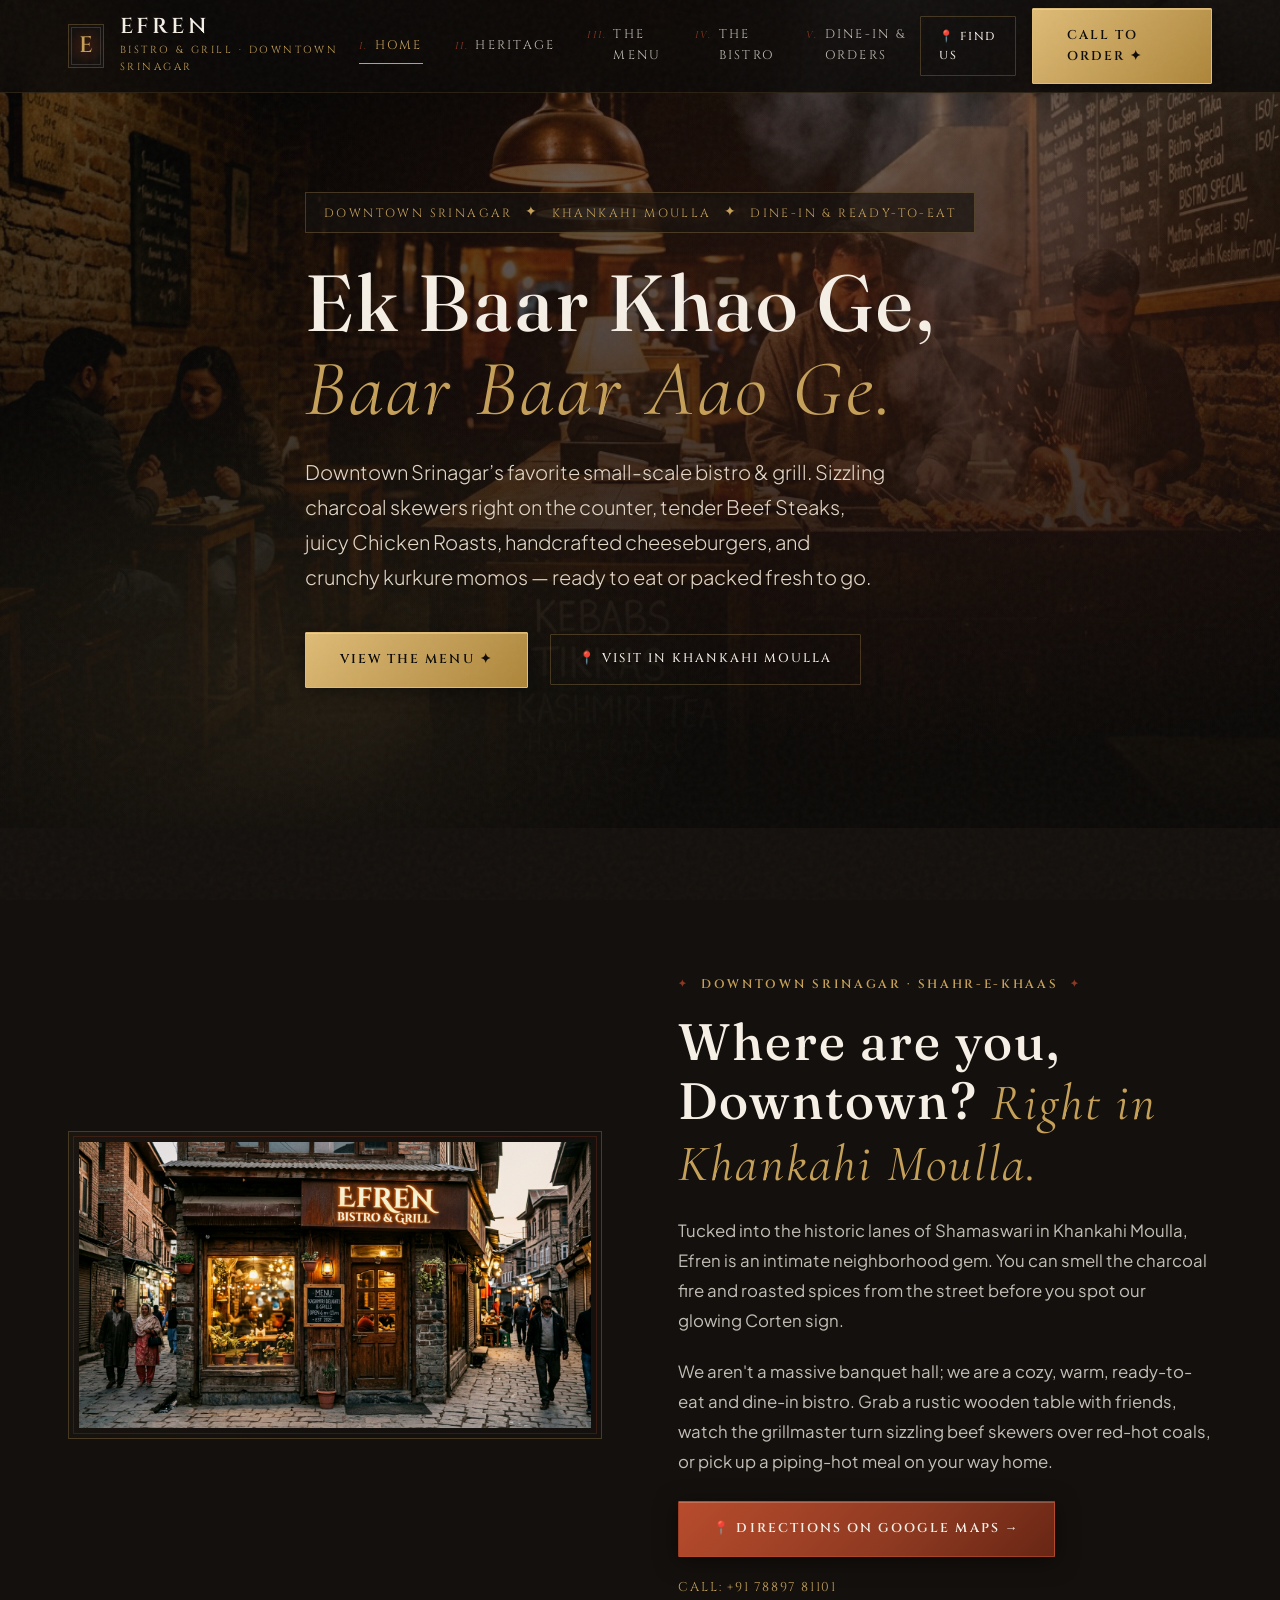
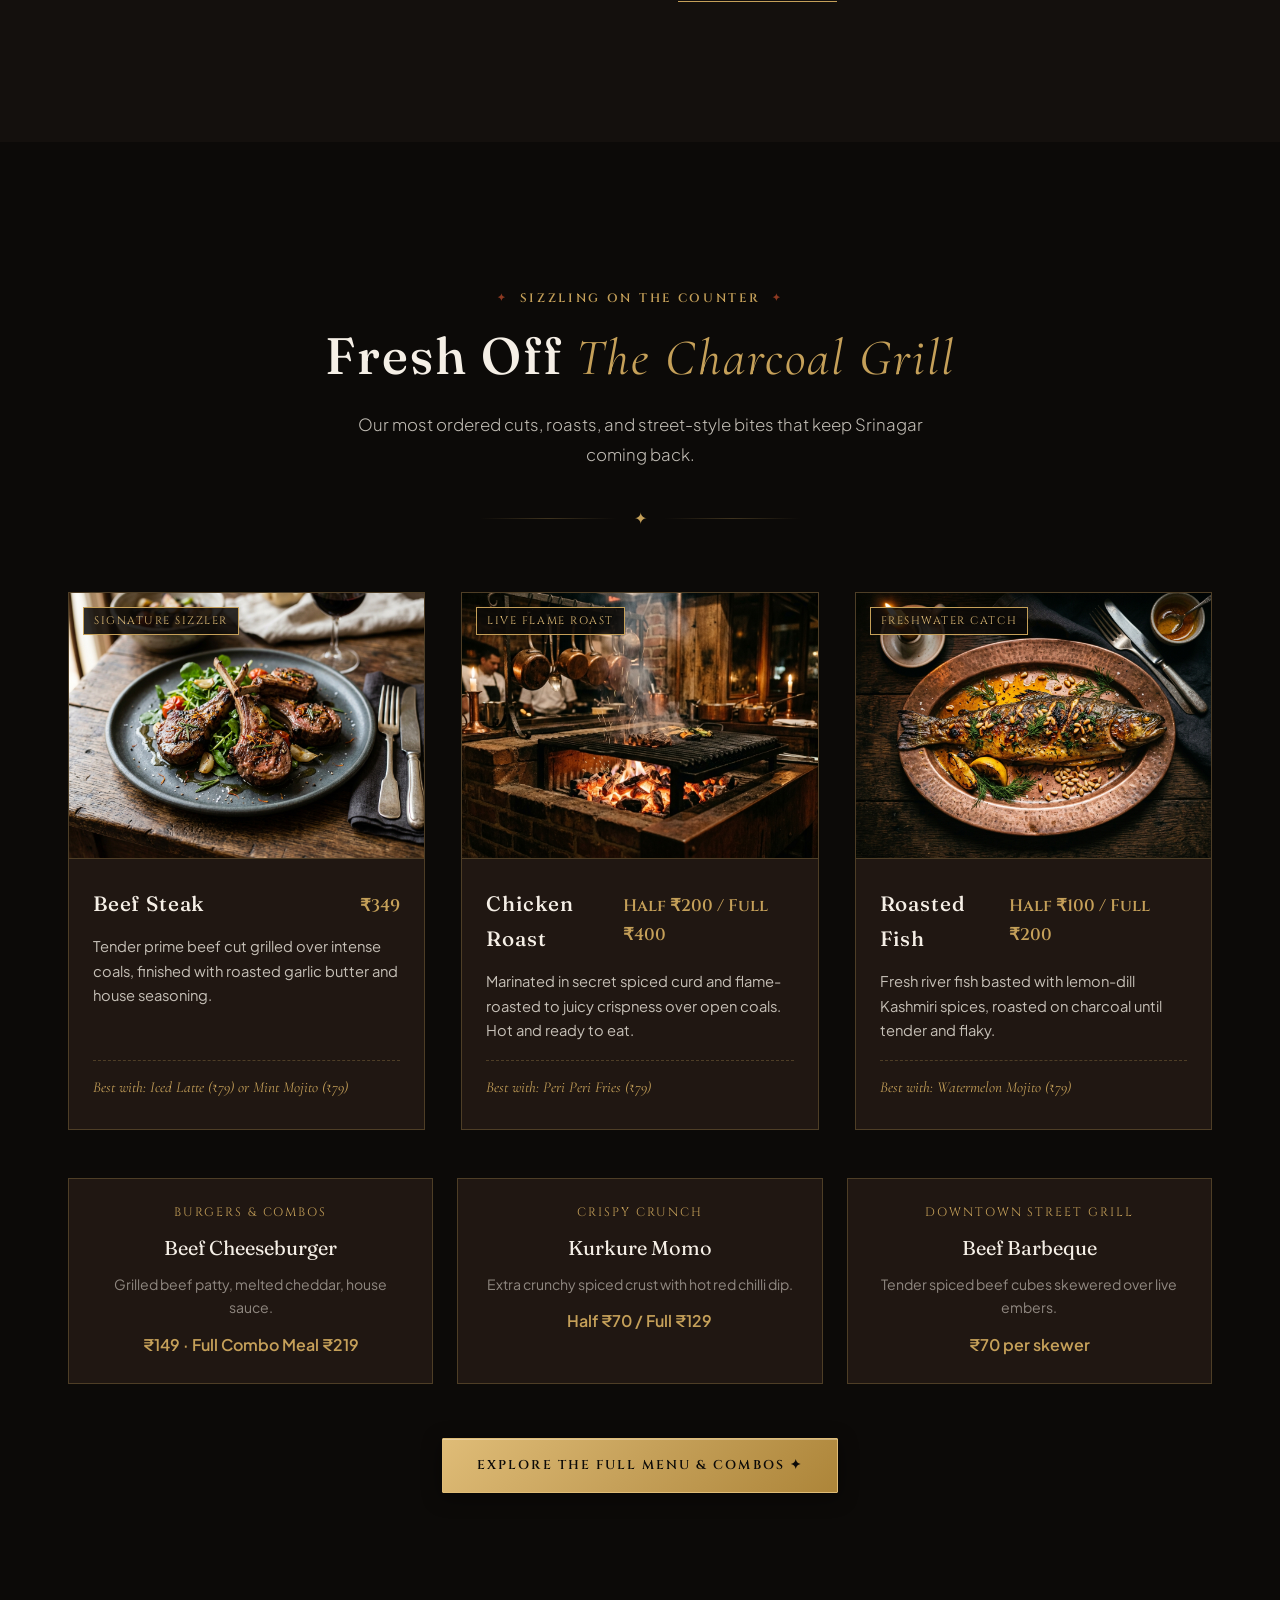
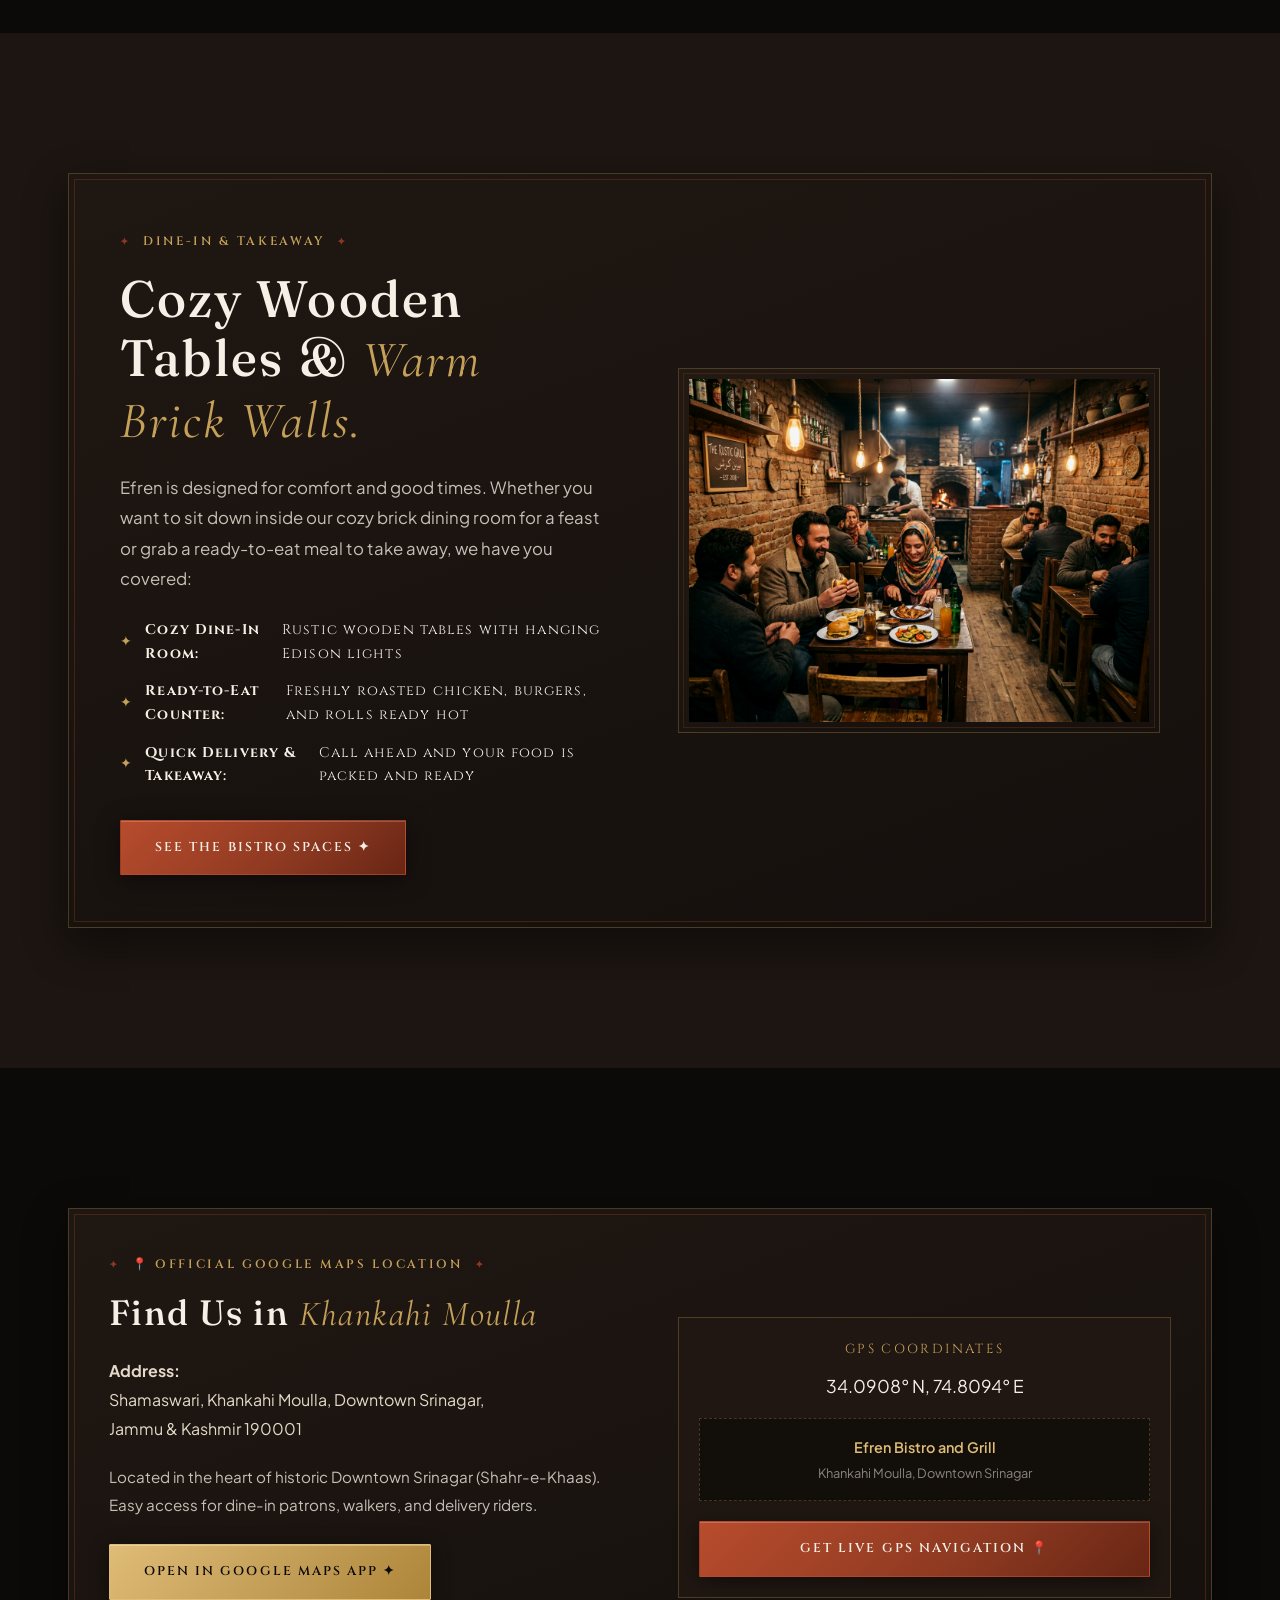
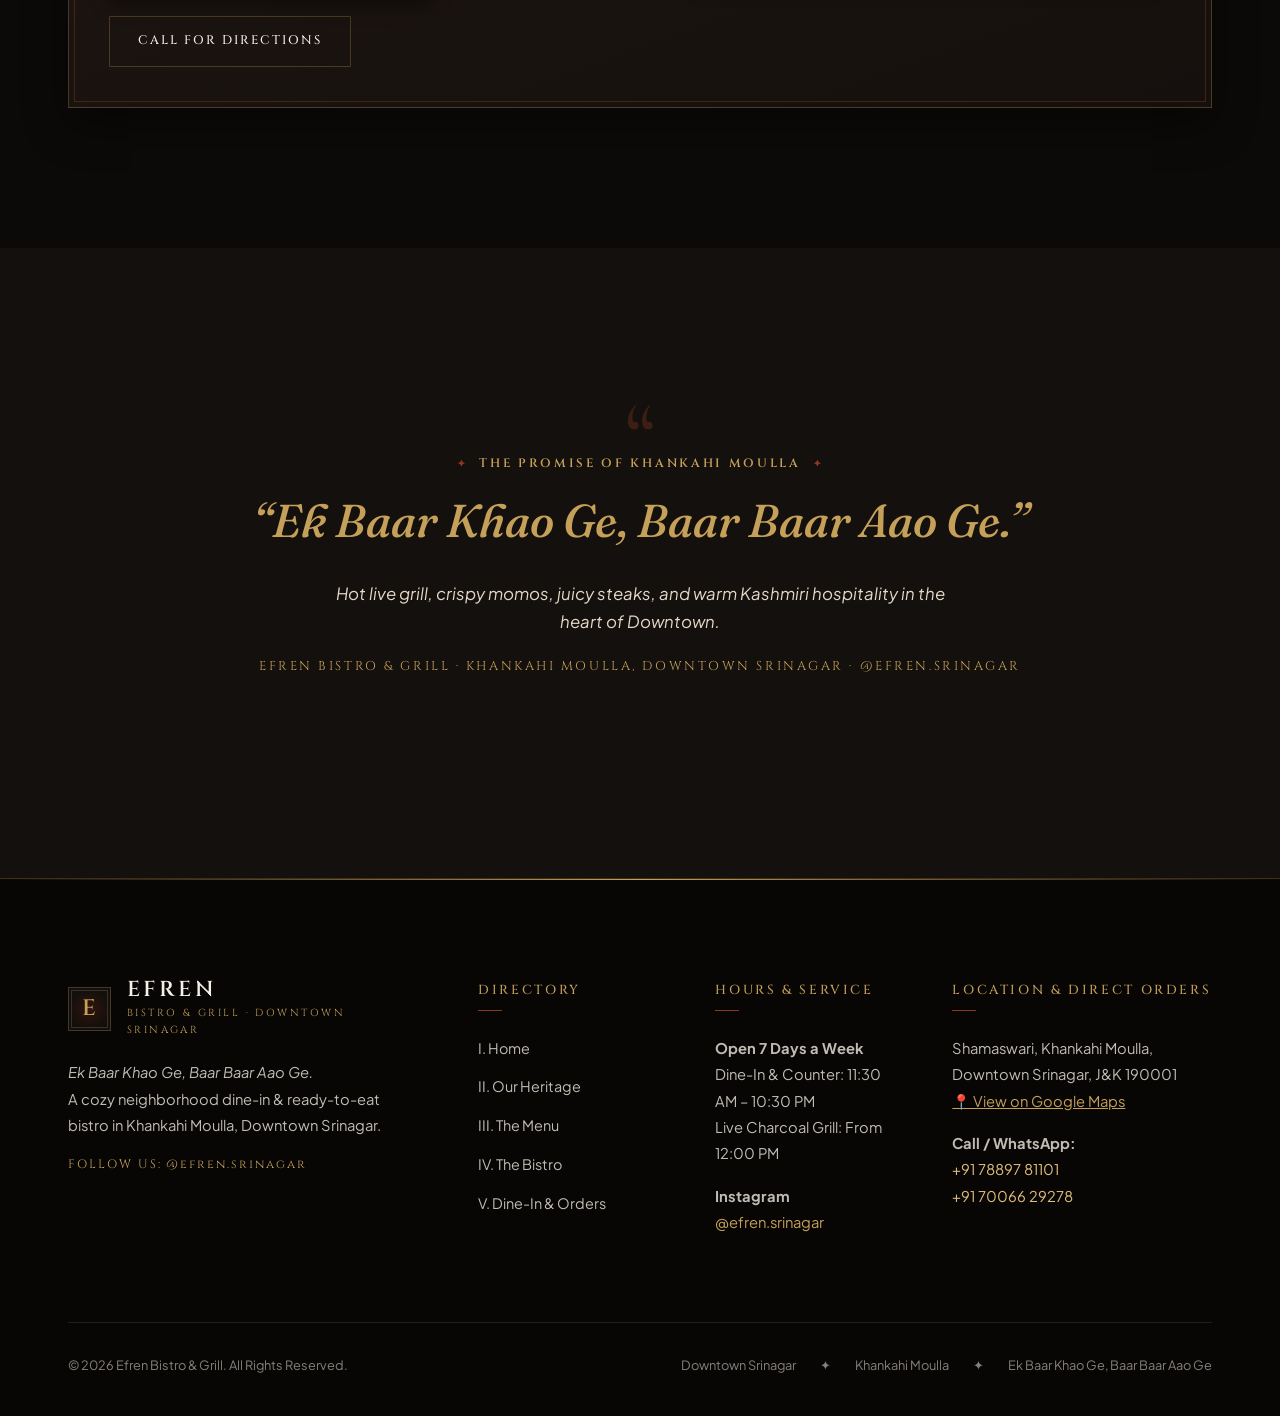
<file: index.html>
<!DOCTYPE html>
<html lang="en">
<head>
  <meta charset="UTF-8">
  <meta name="viewport" content="width=device-width, initial-scale=1.0">
  <title>Efren Bistro &amp; Grill — Downtown Srinagar · Ek Baar Khao Ge, Baar Baar Aao Ge</title>
  <meta name="description" content="Efren Bistro & Grill in Khankahi Moulla, Downtown Srinagar. Ek Baar Khao Ge, Baar Baar Aao Ge. Cozy dine-in & ready-to-eat live flame grills, beef steaks, chicken roasts, burgers, and momos.">
  <link rel="stylesheet" href="assets/css/style.css">
</head>
<body class="bg-obsidian">

  <!-- ================= HEADER / TOP NAVIGATION ================= -->
  <header class="site-header">
    <div class="container">
      <div class="header-inner">
        
        <!-- Brand Monogram & Crest -->
        <a href="index.html" class="brand-crest" aria-label="Efren Bistro & Grill Home">
          <div class="brand-monogram">E</div>
          <div class="brand-text">
            <span class="brand-name">EFREN</span>
            <span class="brand-tag">Bistro &amp; Grill · Downtown Srinagar</span>
          </div>
        </a>

        <!-- Desktop Navigation -->
        <nav class="desktop-nav" aria-label="Main Navigation">
          <a href="index.html" class="nav-link active"><span class="nav-num">I.</span> Home</a>
          <a href="story.html" class="nav-link"><span class="nav-num">II.</span> Heritage</a>
          <a href="menu.html" class="nav-link"><span class="nav-num">III.</span> The Menu</a>
          <a href="atmosphere.html" class="nav-link"><span class="nav-num">IV.</span> The Bistro</a>
          <a href="reservations.html" class="nav-link"><span class="nav-num">V.</span> Dine-In &amp; Orders</a>
        </nav>

        <!-- CTA Wrap -->
        <div class="header-cta-wrap">
          <a href="https://maps.app.goo.gl/sVBspjCtsgYMoenR8" target="_blank" class="btn-ghost-brass" style="padding: 10px 18px; font-size: 0.72rem;">📍 Find Us</a>
          <a href="tel:+917889781101" class="btn-brass">Call to Order ✦</a>
          <button class="mobile-toggle" aria-label="Toggle navigation menu" aria-expanded="false">
            <span></span>
            <span></span>
            <span></span>
          </button>
        </div>

      </div>
    </div>
  </header>

  <!-- Mobile Drawer -->
  <div class="mobile-drawer" role="dialog" aria-modal="true" aria-label="Mobile Navigation">
    <div class="drawer-top-bar">
      <div class="brand-monogram">E</div>
      <button class="drawer-close" aria-label="Close menu">✕</button>
    </div>
    <a href="index.html" class="nav-link active"><span class="nav-num">I.</span> Home</a>
    <a href="story.html" class="nav-link"><span class="nav-num">II.</span> Our Story</a>
    <a href="menu.html" class="nav-link"><span class="nav-num">III.</span> The Menu</a>
    <a href="atmosphere.html" class="nav-link"><span class="nav-num">IV.</span> The Bistro</a>
    <a href="reservations.html" class="nav-link"><span class="nav-num">V.</span> Dine-In &amp; Orders</a>
    <div style="margin-top: 36px; display: flex; flex-direction: column; gap: 12px;">
      <a href="tel:+917889781101" class="btn-brass" style="width: 100%; text-align: center;">Call: +91 78897 81101</a>
      <a href="https://maps.app.goo.gl/sVBspjCtsgYMoenR8" target="_blank" class="btn-ghost-brass" style="width: 100%; text-align: center;">📍 Open Google Maps</a>
    </div>
  </div>

  <!-- ================= HERO SECTION ================= -->
  <section class="hero-editorial">
    <div class="hero-bg-media">
      <img src="assets/images/bistro-counter.jpg" alt="Cozy small-scale bistro counter with live charcoal grill in Downtown Srinagar" width="1920" height="1080">
    </div>

    <div class="container">
      <div class="hero-content reveal-on-scroll">
        <div class="hero-crest-badge">
          <span>DOWNTOWN SRINAGAR</span>
          <span class="fluron">✦</span>
          <span>KHANKAHI MOULLA</span>
          <span class="fluron">✦</span>
          <span>DINE-IN &amp; READY-TO-EAT</span>
        </div>

        <h1 class="hero-heading">
          Ek Baar Khao Ge,<br>
          <em>Baar Baar Aao Ge.</em>
        </h1>

        <p class="hero-lede">
          Downtown Srinagar’s favorite small-scale bistro &amp; grill. Sizzling charcoal skewers right on the counter, tender Beef Steaks, juicy Chicken Roasts, handcrafted cheeseburgers, and crunchy kurkure momos — ready to eat or packed fresh to go.
        </p>

        <div class="hero-actions">
          <a href="menu.html" class="btn-brass">View The Menu ✦</a>
          <a href="https://maps.app.goo.gl/sVBspjCtsgYMoenR8" target="_blank" class="btn-ghost-brass">📍 Visit in Khankahi Moulla</a>
        </div>
      </div>
    </div>
  </section>

  <!-- ================= DOWNTOWN IDENTITY / STOREFRONT ================= -->
  <section class="editorial-section bg-walnut">
    <div class="container">
      <div class="editorial-grid">
        
        <!-- Imagery: Cozy Downtown Storefront -->
        <div class="archival-frame reveal-on-scroll">
          <img src="assets/images/bistro-storefront.jpg" alt="Efren Bistro & Grill rustic storefront in Khankahi Moulla Downtown Srinagar" width="800" height="600" loading="lazy">
        </div>

        <!-- Editorial Story Copy -->
        <div class="reveal-on-scroll">
          <div class="eyebrow">Downtown Srinagar · Shahr-e-Khaas</div>
          <h2 class="section-title">Where are you, Downtown? <em>Right in Khankahi Moulla.</em></h2>
          
          <p style="margin-bottom: 20px; font-size: 1.05rem; line-height: 1.8;">
            Tucked into the historic lanes of Shamaswari in Khankahi Moulla, Efren is an intimate neighborhood gem. You can smell the charcoal fire and roasted spices from the street before you spot our glowing Corten sign.
          </p>

          <p style="margin-bottom: 24px; font-size: 1.05rem; line-height: 1.8;">
            We aren't a massive banquet hall; we are a cozy, warm, ready-to-eat and dine-in bistro. Grab a rustic wooden table with friends, watch the grillmaster turn sizzling beef skewers over red-hot coals, or pick up a piping-hot meal on your way home.
          </p>

          <div style="display: flex; align-items: center; gap: 20px; flex-wrap: wrap;">
            <a href="https://maps.app.goo.gl/sVBspjCtsgYMoenR8" target="_blank" class="btn-corten">📍 Directions on Google Maps →</a>
            <a href="tel:+917889781101" class="link-subtle">Call: +91 78897 81101</a>
          </div>
        </div>

      </div>
    </div>
  </section>

  <!-- ================= SIGNATURE MENU HIGHLIGHTS ================= -->
  <section class="editorial-section bg-obsidian">
    <div class="container">
      
      <!-- Section Header -->
      <div style="text-align: center; max-width: 680px; margin: 0 auto 60px;" class="reveal-on-scroll">
        <div class="eyebrow">Sizzling On The Counter</div>
        <h2 class="section-title">Fresh Off <em>The Charcoal Grill</em></h2>
        <p class="section-subtitle" style="margin: 0 auto;">Our most ordered cuts, roasts, and street-style bites that keep Srinagar coming back.</p>
        <div class="ornate-divider center">✦</div>
      </div>

      <!-- 3-Dish Grid -->
      <div class="cards-grid-3">
        
        <!-- Dish 1: Beef Steak -->
        <div class="dish-card reveal-on-scroll">
          <div class="dish-media">
            <span class="dish-badge">Signature Sizzler</span>
            <img src="assets/images/dish-chops.jpg" alt="Sizzling Beef Steak with garlic herb butter" width="600" height="450" loading="lazy">
          </div>
          <div class="dish-body">
            <div class="dish-header">
              <h3 class="dish-name">Beef Steak</h3>
              <span class="dish-price">₹349</span>
            </div>
            <p class="dish-desc">
              Tender prime beef cut grilled over intense coals, finished with roasted garlic butter and house seasoning.
            </p>
            <div class="dish-pairing">
              Best with: Iced Latte (₹79) or Mint Mojito (₹79)
            </div>
          </div>
        </div>

        <!-- Dish 2: Chicken Roast -->
        <div class="dish-card reveal-on-scroll">
          <div class="dish-media">
            <span class="dish-badge">Live Flame Roast</span>
            <img src="assets/images/hero-hearth.jpg" alt="Whole Chicken Roast over charcoal flame" width="600" height="450" loading="lazy">
          </div>
          <div class="dish-body">
            <div class="dish-header">
              <h3 class="dish-name">Chicken Roast</h3>
              <span class="dish-price">Half ₹200 / Full ₹400</span>
            </div>
            <p class="dish-desc">
              Marinated in secret spiced curd and flame-roasted to juicy crispness over open coals. Hot and ready to eat.
            </p>
            <div class="dish-pairing">
              Best with: Peri Peri Fries (₹79)
            </div>
          </div>
        </div>

        <!-- Dish 3: Roasted Fish -->
        <div class="dish-card reveal-on-scroll">
          <div class="dish-media">
            <span class="dish-badge">Freshwater Catch</span>
            <img src="assets/images/dish-trout.jpg" alt="Roasted fish garnished with herbs and lemon" width="600" height="450" loading="lazy">
          </div>
          <div class="dish-body">
            <div class="dish-header">
              <h3 class="dish-name">Roasted Fish</h3>
              <span class="dish-price">Half ₹100 / Full ₹200</span>
            </div>
            <p class="dish-desc">
              Fresh river fish basted with lemon-dill Kashmiri spices, roasted on charcoal until tender and flaky.
            </p>
            <div class="dish-pairing">
              Best with: Watermelon Mojito (₹79)
            </div>
          </div>
        </div>

      </div>

      <!-- Quick Row: Burgers, Momos & Rolls -->
      <div class="quick-bites-grid reveal-on-scroll">
        <div style="background: var(--bg-card); border: 1px solid var(--line-gold); padding: 24px; text-align: center;">
          <div style="font-family: var(--font-serif-royal); font-size: 0.76rem; letter-spacing: 0.16em; color: var(--tarnished-brass); text-transform: uppercase;">Burgers &amp; Combos</div>
          <div style="font-family: var(--font-serif-display); font-size: 1.25rem; color: var(--parchment); margin: 8px 0;">Beef Cheeseburger</div>
          <p style="font-size: 0.88rem; color: var(--text-muted); margin-bottom: 12px;">Grilled beef patty, melted cheddar, house sauce.</p>
          <div style="color: var(--tarnished-brass); font-weight: 600;">₹149 · Full Combo Meal ₹219</div>
        </div>

        <div style="background: var(--bg-card); border: 1px solid var(--line-gold); padding: 24px; text-align: center;">
          <div style="font-family: var(--font-serif-royal); font-size: 0.76rem; letter-spacing: 0.16em; color: var(--tarnished-brass); text-transform: uppercase;">Crispy Crunch</div>
          <div style="font-family: var(--font-serif-display); font-size: 1.25rem; color: var(--parchment); margin: 8px 0;">Kurkure Momo</div>
          <p style="font-size: 0.88rem; color: var(--text-muted); margin-bottom: 12px;">Extra crunchy spiced crust with hot red chilli dip.</p>
          <div style="color: var(--tarnished-brass); font-weight: 600;">Half ₹70 / Full ₹129</div>
        </div>

        <div style="background: var(--bg-card); border: 1px solid var(--line-gold); padding: 24px; text-align: center;">
          <div style="font-family: var(--font-serif-royal); font-size: 0.76rem; letter-spacing: 0.16em; color: var(--tarnished-brass); text-transform: uppercase;">Downtown Street Grill</div>
          <div style="font-family: var(--font-serif-display); font-size: 1.25rem; color: var(--parchment); margin: 8px 0;">Beef Barbeque</div>
          <p style="font-size: 0.88rem; color: var(--text-muted); margin-bottom: 12px;">Tender spiced beef cubes skewered over live embers.</p>
          <div style="color: var(--tarnished-brass); font-weight: 600;">₹70 per skewer</div>
        </div>
      </div>

      <!-- Menu CTA -->
      <div style="text-align: center; margin-top: 54px;" class="reveal-on-scroll">
        <a href="menu.html" class="btn-brass">Explore The Full Menu &amp; Combos ✦</a>
      </div>

    </div>
  </section>

  <!-- ================= COZY DINE-IN & READY-TO-EAT VIBE ================= -->
  <section class="editorial-section bg-walnut-warm">
    <div class="container">
      <div class="corten-panel reveal-on-scroll">
        <div class="editorial-grid">
          
          <div>
            <div class="eyebrow">Dine-In &amp; Takeaway</div>
            <h2 class="section-title">Cozy Wooden Tables &amp; <em>Warm Brick Walls.</em></h2>
            <p style="font-size: 1.05rem; line-height: 1.8; margin-bottom: 24px;">
              Efren is designed for comfort and good times. Whether you want to sit down inside our cozy brick dining room for a feast or grab a ready-to-eat meal to take away, we have you covered:
            </p>
            <ul style="list-style: none; margin-bottom: 32px; display: flex; flex-direction: column; gap: 14px;">
              <li style="display: flex; align-items: center; gap: 12px; font-family: var(--font-serif-royal); font-size: 0.88rem; letter-spacing: 0.08em; color: var(--parchment);">
                <span style="color: var(--tarnished-brass);">✦</span> <strong>Cozy Dine-In Room:</strong> Rustic wooden tables with hanging Edison lights
              </li>
              <li style="display: flex; align-items: center; gap: 12px; font-family: var(--font-serif-royal); font-size: 0.88rem; letter-spacing: 0.08em; color: var(--parchment);">
                <span style="color: var(--tarnished-brass);">✦</span> <strong>Ready-to-Eat Counter:</strong> Freshly roasted chicken, burgers, and rolls ready hot
              </li>
              <li style="display: flex; align-items: center; gap: 12px; font-family: var(--font-serif-royal); font-size: 0.88rem; letter-spacing: 0.08em; color: var(--parchment);">
                <span style="color: var(--tarnished-brass);">✦</span> <strong>Quick Delivery &amp; Takeaway:</strong> Call ahead and your food is packed and ready
              </li>
            </ul>
            <a href="atmosphere.html" class="btn-corten">See The Bistro Spaces ✦</a>
          </div>

          <div class="archival-frame">
            <img src="assets/images/bistro-dining.jpg" alt="Cozy dine-in room of Efren Bistro & Grill in Downtown Srinagar" width="800" height="600" loading="lazy">
          </div>

        </div>
      </div>
    </div>
  </section>

  <!-- ================= GOOGLE MAPS LOCATION SECTION ================= -->
  <section class="editorial-section bg-obsidian">
    <div class="container">
      <div class="corten-panel reveal-on-scroll" style="padding: 40px;">
        <div class="editorial-grid">
          
          <div>
            <div class="eyebrow">📍 Official Google Maps Location</div>
            <h2 class="section-title" style="font-size: 2.2rem;">Find Us in <em>Khankahi Moulla</em></h2>
            <p style="font-size: 1rem; line-height: 1.8; color: var(--parchment-dim); margin-bottom: 20px;">
              <strong>Address:</strong><br>
              Shamaswari, Khankahi Moulla, Downtown Srinagar,<br>
              Jammu &amp; Kashmir 190001
            </p>
            <p style="font-size: 0.95rem; line-height: 1.8; color: var(--text-secondary); margin-bottom: 26px;">
              Located in the heart of historic Downtown Srinagar (Shahr-e-Khaas). Easy access for dine-in patrons, walkers, and delivery riders.
            </p>
            <div style="display: flex; gap: 16px; flex-wrap: wrap;">
              <a href="https://maps.app.goo.gl/sVBspjCtsgYMoenR8" target="_blank" class="btn-brass">Open in Google Maps App ✦</a>
              <a href="tel:+917889781101" class="btn-ghost-brass">Call for Directions</a>
            </div>
          </div>

          <div style="border: 1px solid var(--line-gold); background: var(--bg-card); padding: 20px; text-align: center;">
            <div style="font-family: var(--font-serif-royal); font-size: 0.82rem; letter-spacing: 0.18em; color: var(--tarnished-brass); text-transform: uppercase; margin-bottom: 12px;">
              GPS Coordinates
            </div>
            <div style="font-family: var(--font-sans); font-size: 1.1rem; color: var(--parchment); margin-bottom: 16px;">
              34.0908° N, 74.8094° E
            </div>
            <div style="padding: 16px; background: rgba(12,10,8,0.7); border: 1px dashed var(--line-gold); margin-bottom: 20px;">
              <div style="color: var(--brass-bright); font-size: 0.9rem; font-weight: 600;">Efren Bistro and Grill</div>
              <div style="color: var(--text-muted); font-size: 0.8rem; margin-top: 4px;">Khankahi Moulla, Downtown Srinagar</div>
            </div>
            <a href="https://maps.app.goo.gl/sVBspjCtsgYMoenR8" target="_blank" style="display: block; width: 100%;" class="btn-corten">
              Get Live GPS Navigation 📍
            </a>
          </div>

        </div>
      </div>
    </div>
  </section>

  <!-- ================= PUNCHLINE BANNER / MOTTO ================= -->
  <section class="editorial-section bg-walnut">
    <div class="container">
      <div class="quote-block reveal-on-scroll">
        <div class="eyebrow" style="margin-bottom: 12px;">The Promise of Khankahi Moulla</div>
        <p class="quote-text" style="font-size: clamp(2rem, 3.6vw, 3rem); font-family: var(--font-serif-display); font-weight: 500; color: var(--tarnished-brass);">
          “Ek Baar Khao Ge, Baar Baar Aao Ge.”
        </p>
        <p style="font-size: 1.05rem; color: var(--parchment-dim); max-width: 620px; margin: 0 auto 20px; font-style: italic;">
          Hot live grill, crispy momos, juicy steaks, and warm Kashmiri hospitality in the heart of Downtown.
        </p>
        <div class="quote-source">
          Efren Bistro &amp; Grill · Khankahi Moulla, Downtown Srinagar · @efren.srinagar
        </div>
      </div>
    </div>
  </section>

  <!-- ================= SITE FOOTER ================= -->
  <footer class="site-footer">
    <div class="container">
      <div class="footer-grid">
        
        <!-- Brand Summary -->
        <div class="footer-col">
          <div class="brand-crest" style="margin-bottom: 20px;">
            <div class="brand-monogram">E</div>
            <div class="brand-text">
              <span class="brand-name">EFREN</span>
              <span class="brand-tag">Bistro &amp; Grill · Downtown Srinagar</span>
            </div>
          </div>
          <p class="footer-info-p">
            <em>Ek Baar Khao Ge, Baar Baar Aao Ge.</em><br>
            A cozy neighborhood dine-in &amp; ready-to-eat bistro in Khankahi Moulla, Downtown Srinagar.
          </p>
          <div style="font-family: var(--font-serif-royal); font-size: 0.76rem; letter-spacing: 0.16em; color: var(--tarnished-brass);">
            FOLLOW US: @efren.srinagar
          </div>
        </div>

        <!-- Navigation Links -->
        <div class="footer-col">
          <h4>Directory</h4>
          <ul class="footer-links">
            <li><a href="index.html">I. Home</a></li>
            <li><a href="story.html">II. Our Heritage</a></li>
            <li><a href="menu.html">III. The Menu</a></li>
            <li><a href="atmosphere.html">IV. The Bistro</a></li>
            <li><a href="reservations.html">V. Dine-In &amp; Orders</a></li>
          </ul>
        </div>

        <!-- Hours -->
        <div class="footer-col">
          <h4>Hours &amp; Service</h4>
          <p class="footer-info-p">
            <strong>Open 7 Days a Week</strong><br>
            Dine-In &amp; Counter: 11:30 AM – 10:30 PM<br>
            Live Charcoal Grill: From 12:00 PM<br>
          </p>
          <p class="footer-info-p">
            <strong>Instagram</strong><br>
            <a href="https://instagram.com/efren.srinagar" target="_blank" style="color: var(--tarnished-brass);">@efren.srinagar</a>
          </p>
        </div>

        <!-- Location & Phone -->
        <div class="footer-col">
          <h4>Location &amp; Direct Orders</h4>
          <p class="footer-info-p">
            Shamaswari, Khankahi Moulla,<br>
            Downtown Srinagar, J&amp;K 190001<br>
            <a href="https://maps.app.goo.gl/sVBspjCtsgYMoenR8" target="_blank" style="color: var(--tarnished-brass); text-decoration: underline;">📍 View on Google Maps</a>
          </p>
          <p class="footer-info-p">
            <strong>Call / WhatsApp:</strong><br>
            <a href="tel:+917889781101" style="color: var(--brass-bright);">+91 78897 81101</a><br>
            <a href="tel:+917006629278" style="color: var(--brass-bright);">+91 70066 29278</a>
          </p>
        </div>

      </div>

      <!-- Bottom Fine Print -->
      <div class="footer-bottom">
        <div>© 2026 Efren Bistro &amp; Grill. All Rights Reserved.</div>
        <div style="display: flex; gap: 24px;">
          <span>Downtown Srinagar</span>
          <span>✦</span>
          <span>Khankahi Moulla</span>
          <span>✦</span>
          <span>Ek Baar Khao Ge, Baar Baar Aao Ge</span>
        </div>
      </div>
    </div>
  </footer>

  <!-- ================= MOBILE STICKY QUICK ACTION BAR ================= -->
  <aside class="mobile-action-bar" aria-label="Quick Actions">
    <a href="tel:+917889781101" class="mobile-action-btn primary">
      <span class="action-icon">📞</span>
      <span>Call Order</span>
    </a>
    <a href="menu.html" class="mobile-action-btn">
      <span class="action-icon">📋</span>
      <span>Menu</span>
    </a>
    <a href="reservations.html" class="mobile-action-btn">
      <span class="action-icon">🍽️</span>
      <span>Dine-In</span>
    </a>
    <a href="https://maps.app.goo.gl/sVBspjCtsgYMoenR8" target="_blank" class="mobile-action-btn">
      <span class="action-icon">📍</span>
      <span>Maps</span>
    </a>
  </aside>

  <script src="assets/js/main.js"></script>
</body>
</html>
</file>
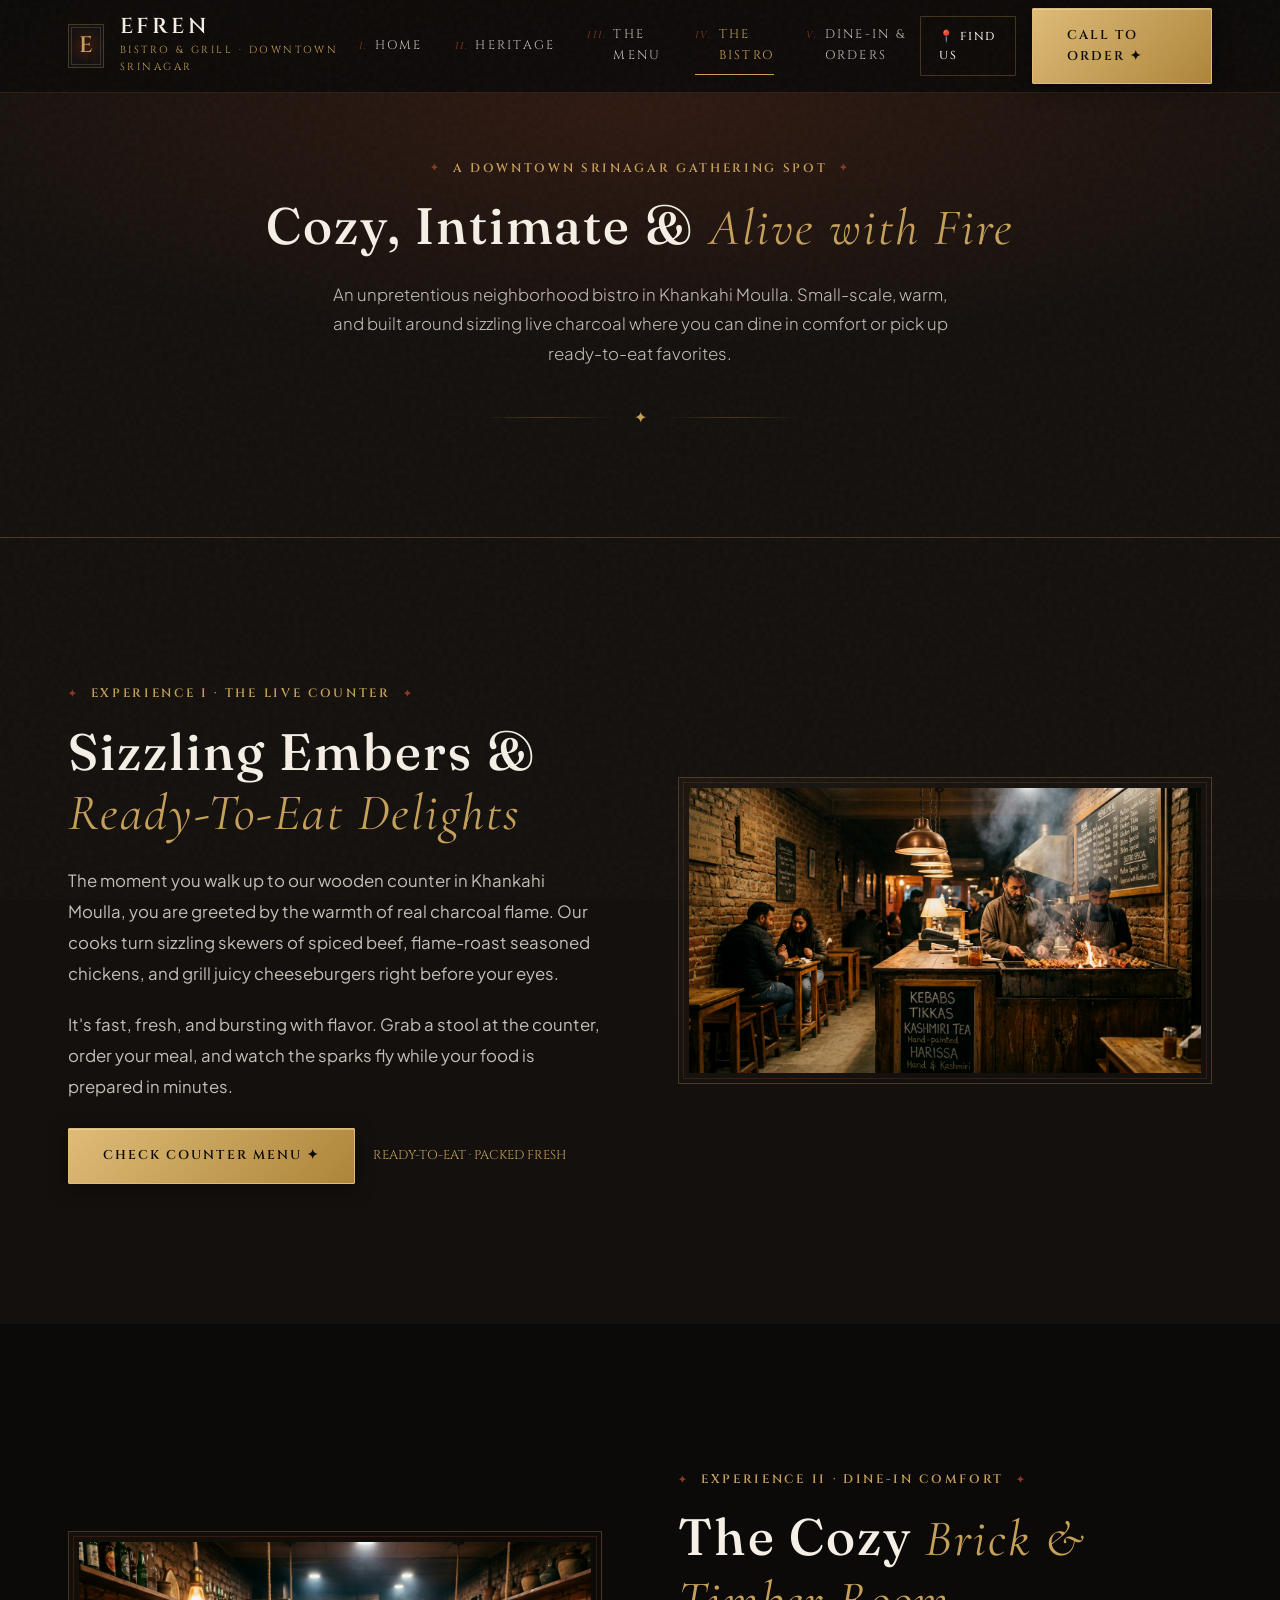
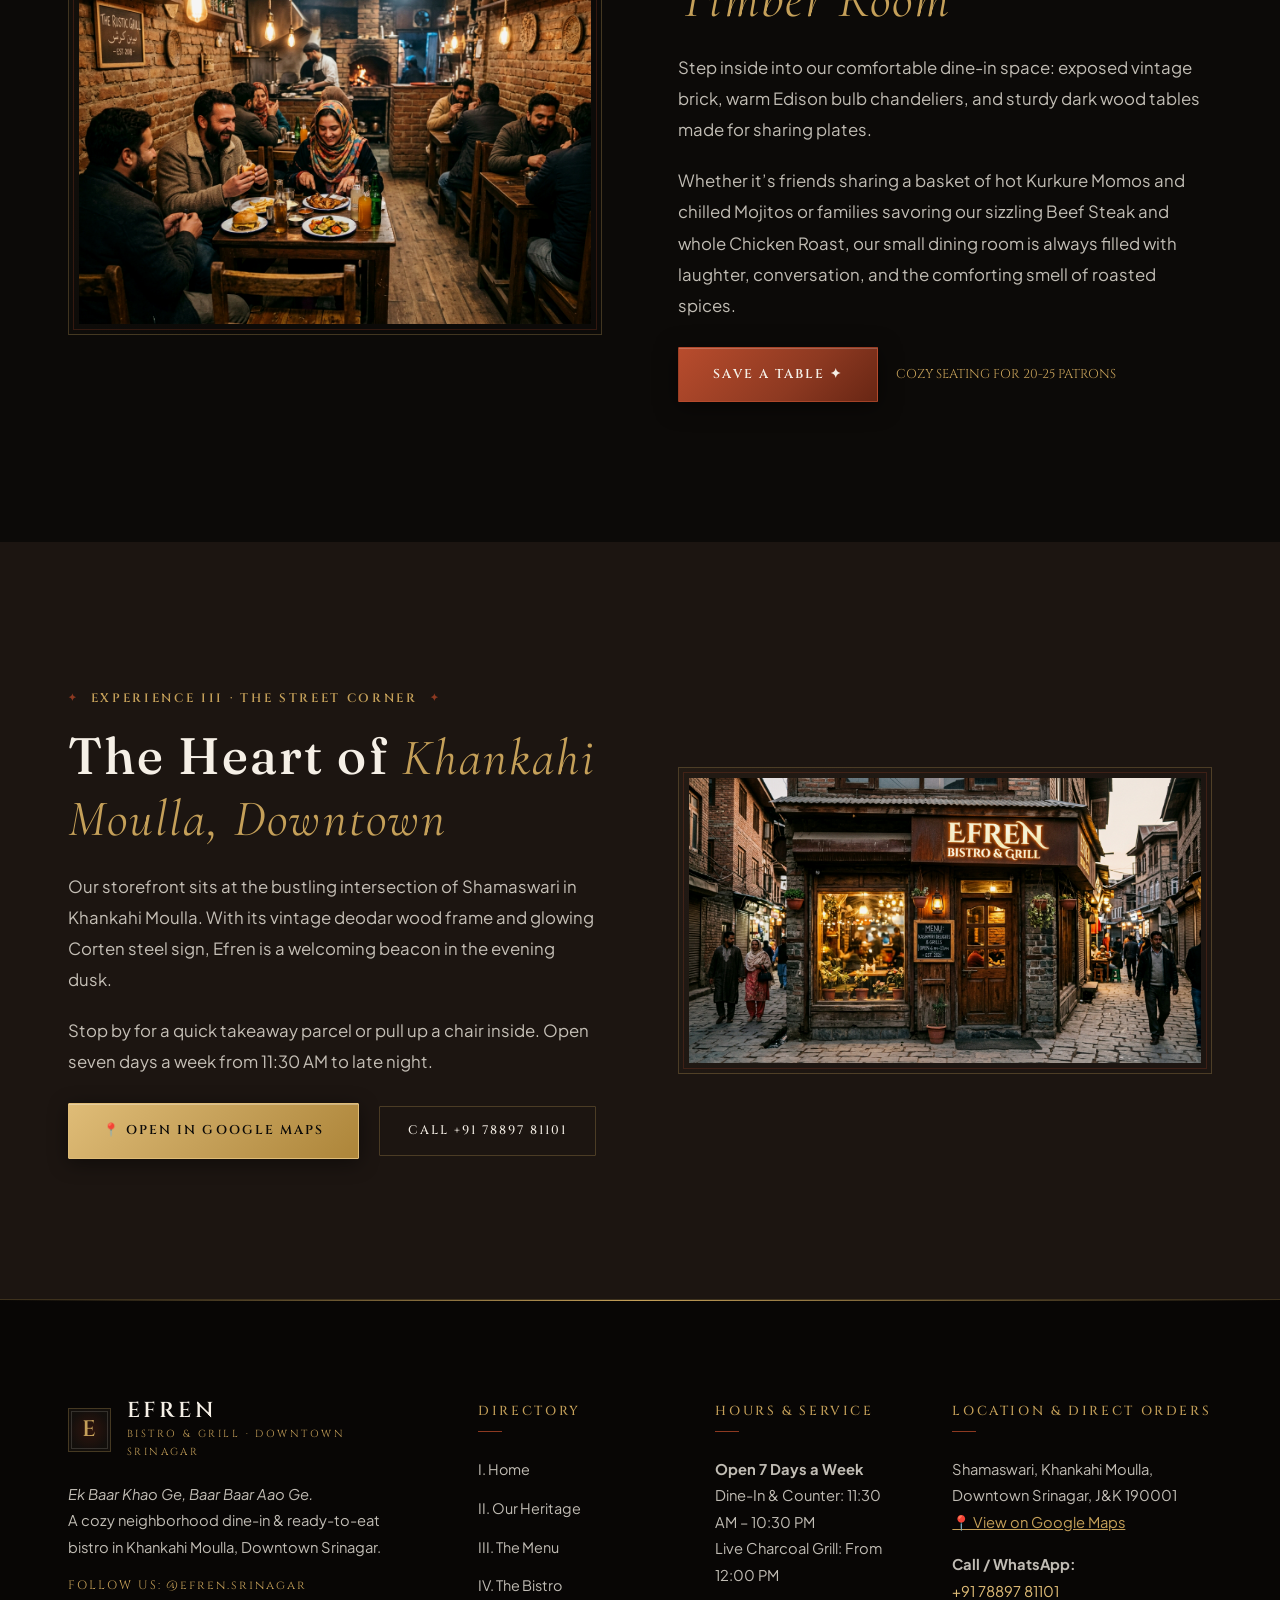
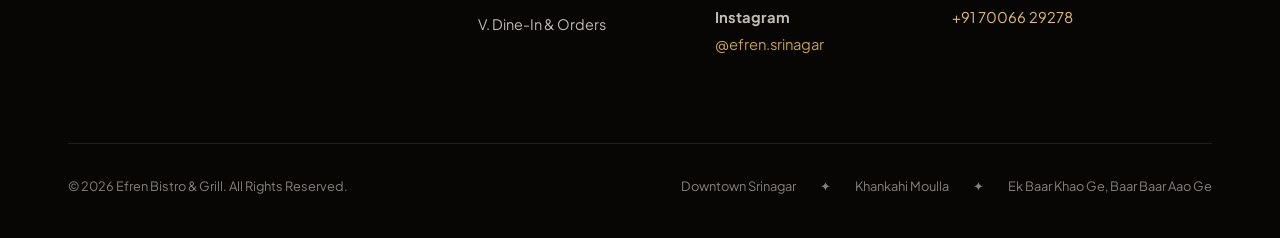
<file: atmosphere.html>
<!DOCTYPE html>
<html lang="en">
<head>
  <meta charset="UTF-8">
  <meta name="viewport" content="width=device-width, initial-scale=1.0">
  <title>The Bistro &amp; Atmosphere — Efren Bistro &amp; Grill Downtown Srinagar</title>
  <meta name="description" content="Experience the cozy small-scale dine-in atmosphere of Efren Bistro & Grill in Khankahi Moulla, Downtown Srinagar. Sizzling charcoal counter, warm brick walls, and ready-to-eat street grill.">
  <link rel="stylesheet" href="assets/css/style.css">
</head>
<body class="bg-obsidian">

  <!-- ================= HEADER ================= -->
  <header class="site-header">
    <div class="container">
      <div class="header-inner">
        <a href="index.html" class="brand-crest" aria-label="Efren Bistro & Grill Home">
          <div class="brand-monogram">E</div>
          <div class="brand-text">
            <span class="brand-name">EFREN</span>
            <span class="brand-tag">Bistro &amp; Grill · Downtown Srinagar</span>
          </div>
        </a>

        <nav class="desktop-nav" aria-label="Main Navigation">
          <a href="index.html" class="nav-link"><span class="nav-num">I.</span> Home</a>
          <a href="story.html" class="nav-link"><span class="nav-num">II.</span> Heritage</a>
          <a href="menu.html" class="nav-link"><span class="nav-num">III.</span> The Menu</a>
          <a href="atmosphere.html" class="nav-link active"><span class="nav-num">IV.</span> The Bistro</a>
          <a href="reservations.html" class="nav-link"><span class="nav-num">V.</span> Dine-In &amp; Orders</a>
        </nav>

        <div class="header-cta-wrap">
          <a href="https://maps.app.goo.gl/sVBspjCtsgYMoenR8" target="_blank" class="btn-ghost-brass" style="padding: 10px 18px; font-size: 0.72rem;">📍 Find Us</a>
          <a href="tel:+917889781101" class="btn-brass">Call to Order ✦</a>
          <button class="mobile-toggle" aria-label="Toggle navigation menu" aria-expanded="false">
            <span></span><span></span><span></span>
          </button>
        </div>
      </div>
    </div>
  </header>

  <!-- Mobile Drawer -->
  <div class="mobile-drawer" role="dialog" aria-modal="true" aria-label="Mobile Navigation">
    <div class="drawer-top-bar">
      <div class="brand-monogram">E</div>
      <button class="drawer-close" aria-label="Close menu">✕</button>
    </div>
    <a href="index.html" class="nav-link"><span class="nav-num">I.</span> Home</a>
    <a href="story.html" class="nav-link"><span class="nav-num">II.</span> Our Story</a>
    <a href="menu.html" class="nav-link"><span class="nav-num">III.</span> The Menu</a>
    <a href="atmosphere.html" class="nav-link active"><span class="nav-num">IV.</span> The Bistro</a>
    <a href="reservations.html" class="nav-link"><span class="nav-num">V.</span> Dine-In &amp; Orders</a>
    <div style="margin-top: 36px; display: flex; flex-direction: column; gap: 12px;">
      <a href="tel:+917889781101" class="btn-brass" style="width: 100%; text-align: center;">Call: +91 78897 81101</a>
      <a href="https://maps.app.goo.gl/sVBspjCtsgYMoenR8" target="_blank" class="btn-ghost-brass" style="width: 100%; text-align: center;">📍 Open Google Maps</a>
    </div>
  </div>

  <!-- ================= BANNER ================= -->
  <section class="page-banner">
    <div class="container">
      <div class="page-banner-inner reveal-on-scroll">
        <div class="eyebrow">A Downtown Srinagar Gathering Spot</div>
        <h1 class="section-title">Cozy, Intimate &amp; <em>Alive with Fire</em></h1>
        <p class="section-subtitle" style="margin: 0 auto;">
          An unpretentious neighborhood bistro in Khankahi Moulla. Small-scale, warm, and built around sizzling live charcoal where you can dine in comfort or pick up ready-to-eat favorites.
        </p>
        <div class="ornate-divider center">✦</div>
      </div>
    </div>
  </section>

  <!-- ================= SPACE 1: THE CHARCOAL COUNTER ================= -->
  <section class="editorial-section bg-walnut">
    <div class="container">
      <div class="editorial-grid">
        
        <div class="reveal-on-scroll">
          <div class="eyebrow">Experience I · The Live Counter</div>
          <h2 class="section-title">Sizzling Embers &amp; <em>Ready-To-Eat Delights</em></h2>
          <p style="font-size: 1.05rem; line-height: 1.85; margin-bottom: 20px;">
            The moment you walk up to our wooden counter in Khankahi Moulla, you are greeted by the warmth of real charcoal flame. Our cooks turn sizzling skewers of spiced beef, flame-roast seasoned chickens, and grill juicy cheeseburgers right before your eyes.
          </p>
          <p style="font-size: 1.05rem; line-height: 1.85; margin-bottom: 26px;">
            It's fast, fresh, and bursting with flavor. Grab a stool at the counter, order your meal, and watch the sparks fly while your food is prepared in minutes.
          </p>
          <div style="display: flex; gap: 18px; align-items: center; flex-wrap: wrap;">
            <a href="menu.html" class="btn-brass">Check Counter Menu ✦</a>
            <span style="color: var(--tarnished-brass); font-family: var(--font-serif-royal); font-size: 0.8rem;">READY-TO-EAT · PACKED FRESH</span>
          </div>
        </div>

        <div class="archival-frame reveal-on-scroll">
          <img src="assets/images/bistro-counter.jpg" alt="Live charcoal grill counter at Efren Bistro & Grill" width="800" height="600" loading="lazy">
        </div>

      </div>
    </div>
  </section>

  <!-- ================= SPACE 2: COZY DINE-IN ROOM ================= -->
  <section class="editorial-section bg-obsidian">
    <div class="container">
      <div class="editorial-grid reverse">
        
        <div class="reveal-on-scroll">
          <div class="eyebrow">Experience II · Dine-In Comfort</div>
          <h2 class="section-title">The Cozy <em>Brick &amp; Timber Room</em></h2>
          <p style="font-size: 1.05rem; line-height: 1.85; margin-bottom: 20px;">
            Step inside into our comfortable dine-in space: exposed vintage brick, warm Edison bulb chandeliers, and sturdy dark wood tables made for sharing plates.
          </p>
          <p style="font-size: 1.05rem; line-height: 1.85; margin-bottom: 26px;">
            Whether it’s friends sharing a basket of hot Kurkure Momos and chilled Mojitos or families savoring our sizzling Beef Steak and whole Chicken Roast, our small dining room is always filled with laughter, conversation, and the comforting smell of roasted spices.
          </p>
          <div style="display: flex; gap: 18px; align-items: center; flex-wrap: wrap;">
            <a href="reservations.html" class="btn-corten">Save a Table ✦</a>
            <span style="color: var(--tarnished-brass); font-family: var(--font-serif-royal); font-size: 0.8rem;">COZY SEATING FOR 20-25 PATRONS</span>
          </div>
        </div>

        <div class="archival-frame reveal-on-scroll">
          <img src="assets/images/bistro-dining.jpg" alt="Cozy dine-in room of Efren Bistro in Downtown Srinagar" width="800" height="600" loading="lazy">
        </div>

      </div>
    </div>
  </section>

  <!-- ================= SPACE 3: HISTORIC STOREFRONT IN KHANKAHI MOULLA ================= -->
  <section class="editorial-section bg-walnut-warm">
    <div class="container">
      <div class="editorial-grid">
        
        <div class="reveal-on-scroll">
          <div class="eyebrow">Experience III · The Street Corner</div>
          <h2 class="section-title">The Heart of <em>Khankahi Moulla, Downtown</em></h2>
          <p style="font-size: 1.05rem; line-height: 1.85; margin-bottom: 20px;">
            Our storefront sits at the bustling intersection of Shamaswari in Khankahi Moulla. With its vintage deodar wood frame and glowing Corten steel sign, Efren is a welcoming beacon in the evening dusk.
          </p>
          <p style="font-size: 1.05rem; line-height: 1.85; margin-bottom: 26px;">
            Stop by for a quick takeaway parcel or pull up a chair inside. Open seven days a week from 11:30 AM to late night.
          </p>
          <div style="display: flex; gap: 20px; align-items: center; flex-wrap: wrap;">
            <a href="https://maps.app.goo.gl/sVBspjCtsgYMoenR8" target="_blank" class="btn-brass">📍 Open in Google Maps</a>
            <a href="tel:+917889781101" class="btn-ghost-brass">Call +91 78897 81101</a>
          </div>
        </div>

        <div class="archival-frame reveal-on-scroll">
          <img src="assets/images/bistro-storefront.jpg" alt="Storefront of Efren Bistro in historic Khankahi Moulla" width="800" height="600" loading="lazy">
        </div>

      </div>
    </div>
  </section>

  <!-- ================= SITE FOOTER ================= -->
  <footer class="site-footer">
    <div class="container">
      <div class="footer-grid">
        
        <div class="footer-col">
          <div class="brand-crest" style="margin-bottom: 20px;">
            <div class="brand-monogram">E</div>
            <div class="brand-text">
              <span class="brand-name">EFREN</span>
              <span class="brand-tag">Bistro &amp; Grill · Downtown Srinagar</span>
            </div>
          </div>
          <p class="footer-info-p">
            <em>Ek Baar Khao Ge, Baar Baar Aao Ge.</em><br>
            A cozy neighborhood dine-in &amp; ready-to-eat bistro in Khankahi Moulla, Downtown Srinagar.
          </p>
          <div style="font-family: var(--font-serif-royal); font-size: 0.76rem; letter-spacing: 0.16em; color: var(--tarnished-brass);">
            FOLLOW US: @efren.srinagar
          </div>
        </div>

        <div class="footer-col">
          <h4>Directory</h4>
          <ul class="footer-links">
            <li><a href="index.html">I. Home</a></li>
            <li><a href="story.html">II. Our Heritage</a></li>
            <li><a href="menu.html">III. The Menu</a></li>
            <li><a href="atmosphere.html">IV. The Bistro</a></li>
            <li><a href="reservations.html">V. Dine-In &amp; Orders</a></li>
          </ul>
        </div>

        <div class="footer-col">
          <h4>Hours &amp; Service</h4>
          <p class="footer-info-p">
            <strong>Open 7 Days a Week</strong><br>
            Dine-In &amp; Counter: 11:30 AM – 10:30 PM<br>
            Live Charcoal Grill: From 12:00 PM<br>
          </p>
          <p class="footer-info-p">
            <strong>Instagram</strong><br>
            <a href="https://instagram.com/efren.srinagar" target="_blank" style="color: var(--tarnished-brass);">@efren.srinagar</a>
          </p>
        </div>

        <div class="footer-col">
          <h4>Location &amp; Direct Orders</h4>
          <p class="footer-info-p">
            Shamaswari, Khankahi Moulla,<br>
            Downtown Srinagar, J&amp;K 190001<br>
            <a href="https://maps.app.goo.gl/sVBspjCtsgYMoenR8" target="_blank" style="color: var(--tarnished-brass); text-decoration: underline;">📍 View on Google Maps</a>
          </p>
          <p class="footer-info-p">
            <strong>Call / WhatsApp:</strong><br>
            <a href="tel:+917889781101" style="color: var(--brass-bright);">+91 78897 81101</a><br>
            <a href="tel:+917006629278" style="color: var(--brass-bright);">+91 70066 29278</a>
          </p>
        </div>

      </div>

      <div class="footer-bottom">
        <div>© 2026 Efren Bistro &amp; Grill. All Rights Reserved.</div>
        <div style="display: flex; gap: 24px;">
          <span>Downtown Srinagar</span>
          <span>✦</span>
          <span>Khankahi Moulla</span>
          <span>✦</span>
          <span>Ek Baar Khao Ge, Baar Baar Aao Ge</span>
        </div>
      </div>
    </div>
  </footer>

  <!-- ================= MOBILE STICKY QUICK ACTION BAR ================= -->
  <aside class="mobile-action-bar" aria-label="Quick Actions">
    <a href="tel:+917889781101" class="mobile-action-btn primary">
      <span class="action-icon">📞</span>
      <span>Call Order</span>
    </a>
    <a href="menu.html" class="mobile-action-btn">
      <span class="action-icon">📋</span>
      <span>Menu</span>
    </a>
    <a href="reservations.html" class="mobile-action-btn">
      <span class="action-icon">🍽️</span>
      <span>Dine-In</span>
    </a>
    <a href="https://maps.app.goo.gl/sVBspjCtsgYMoenR8" target="_blank" class="mobile-action-btn">
      <span class="action-icon">📍</span>
      <span>Maps</span>
    </a>
  </aside>

  <script src="assets/js/main.js"></script>
</body>
</html>
</file>
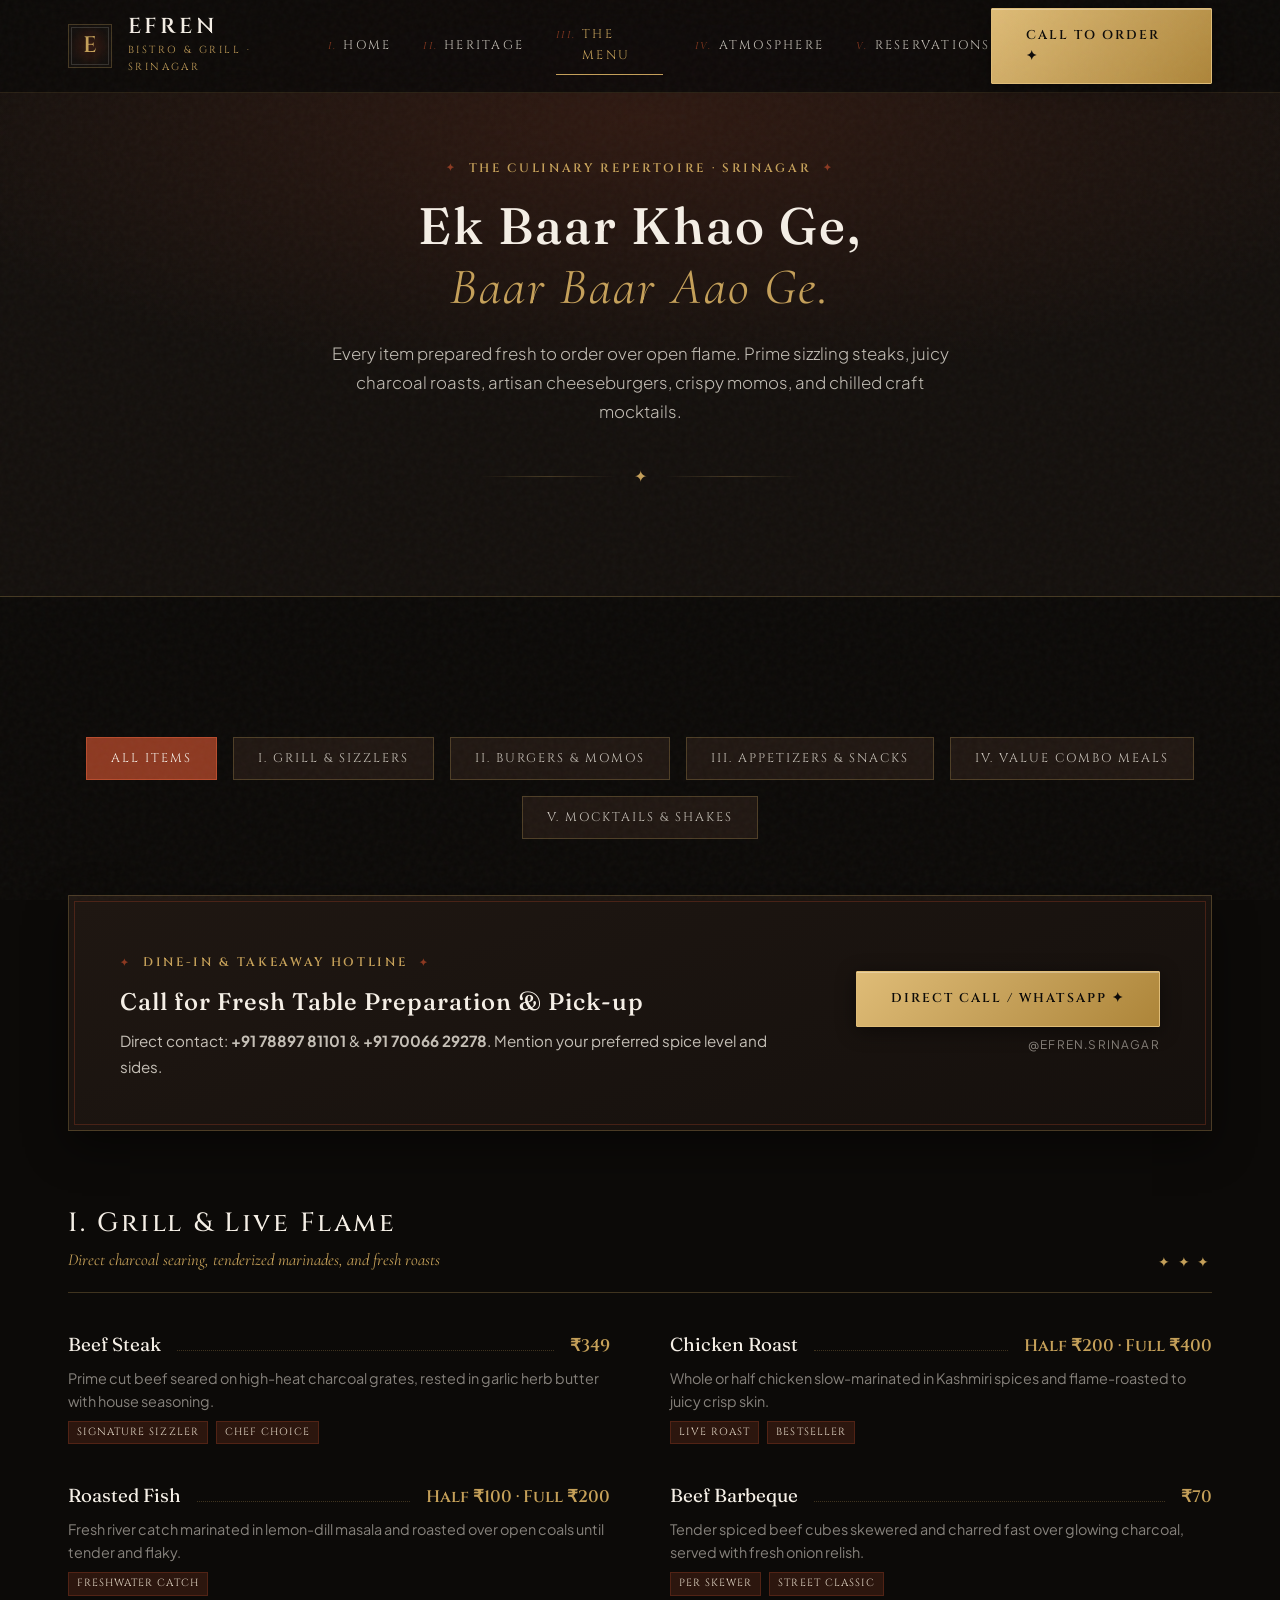
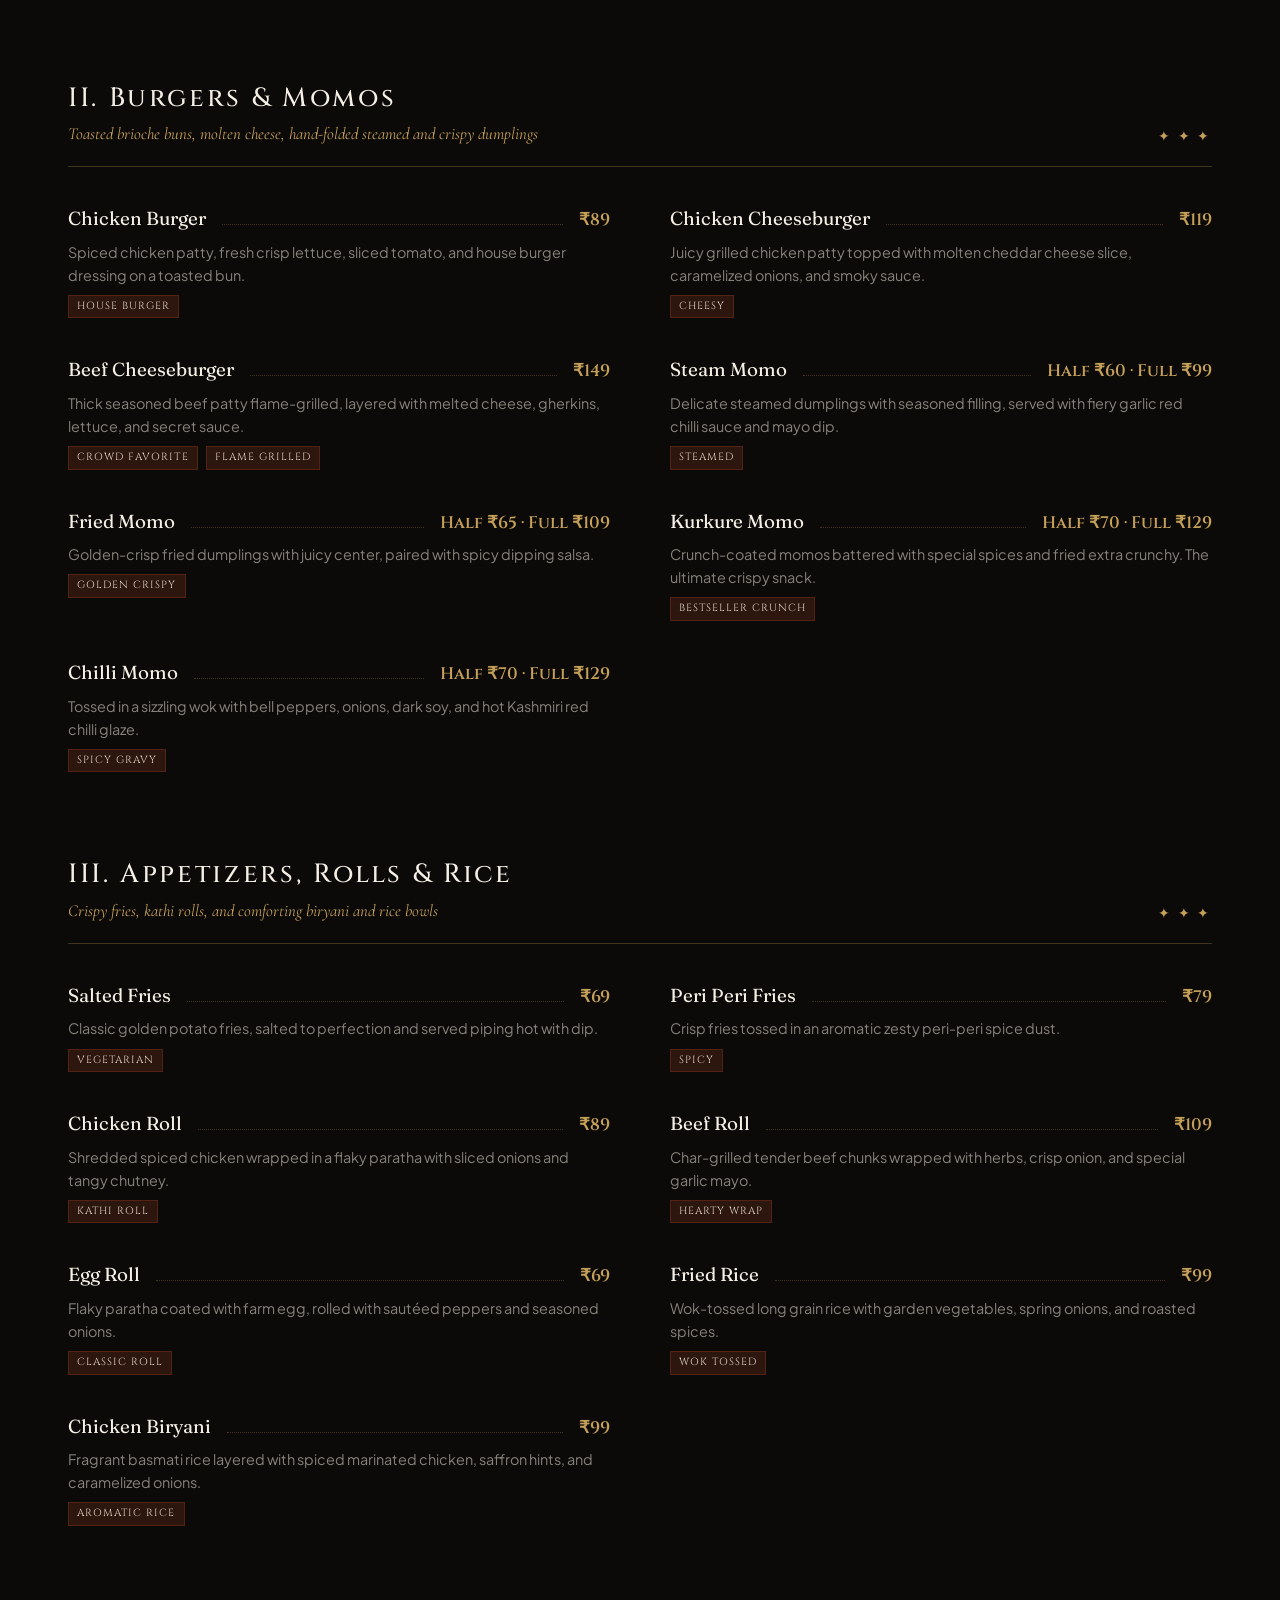
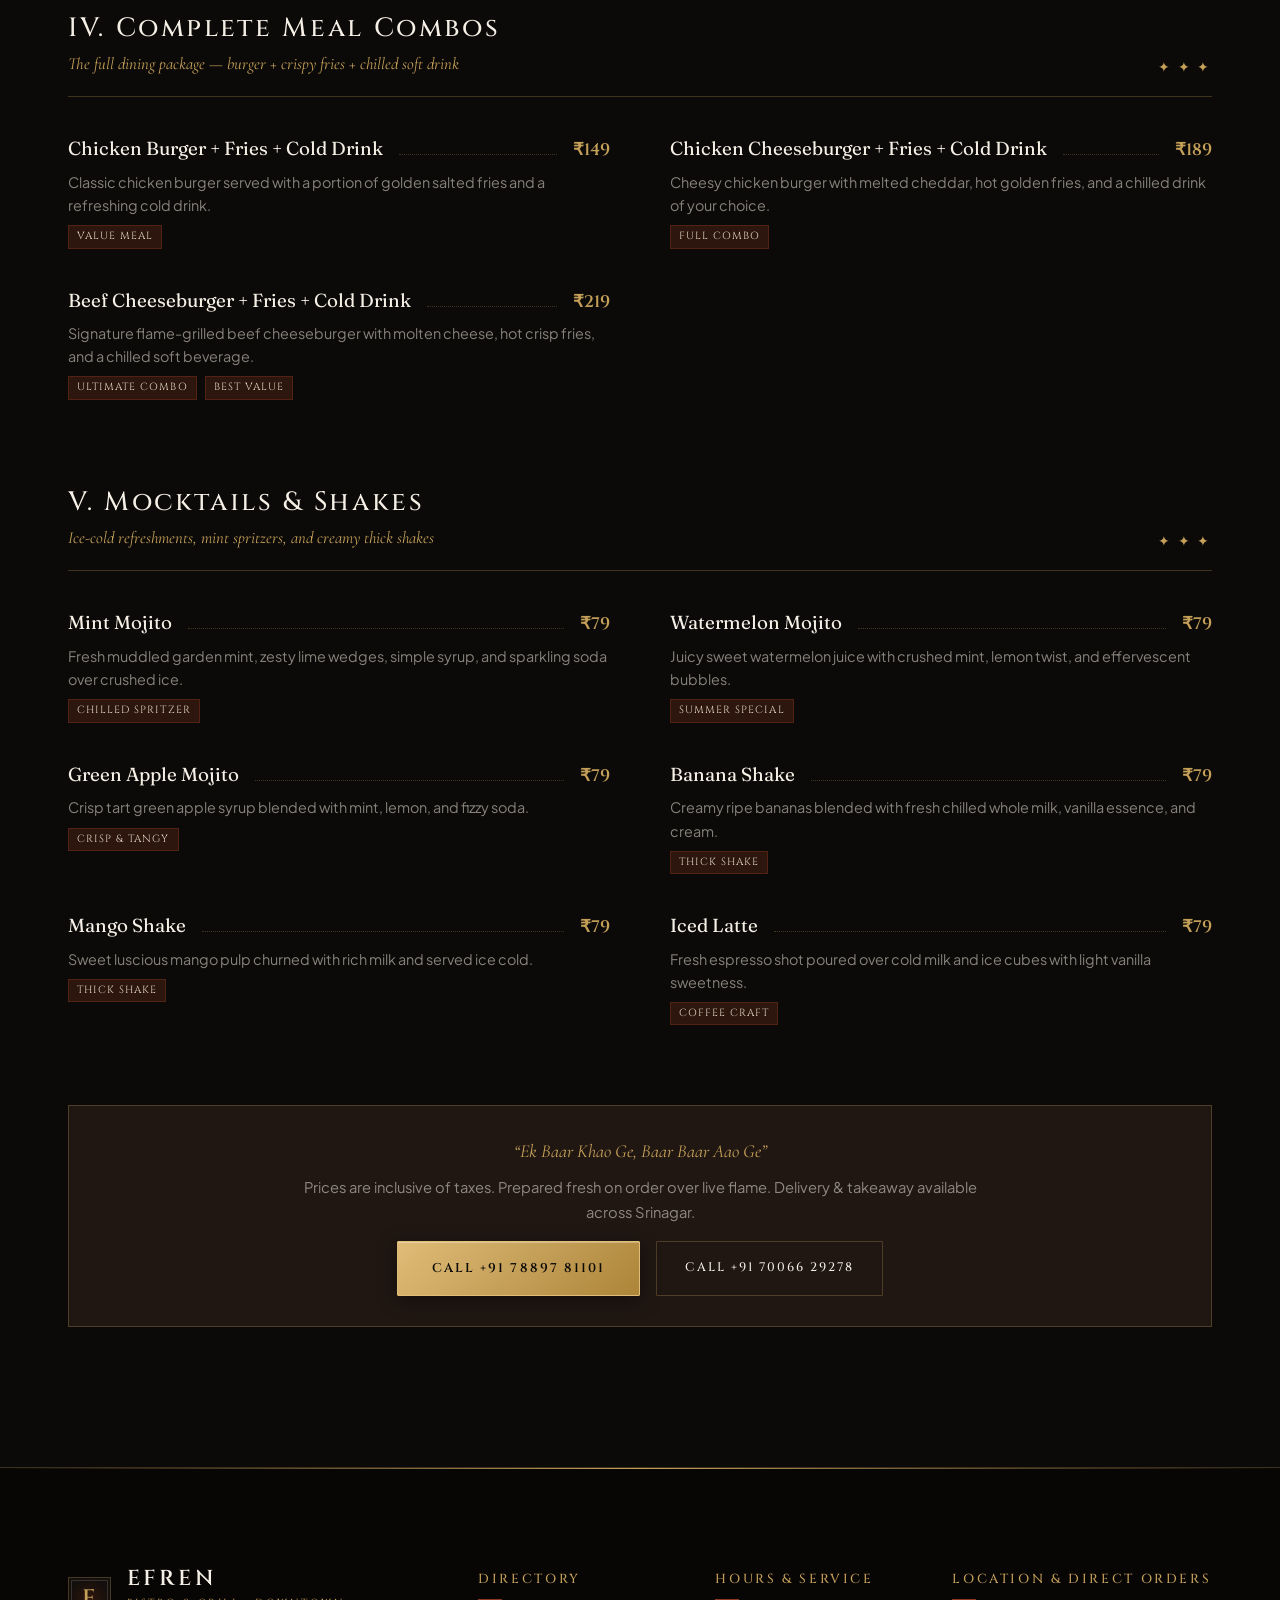
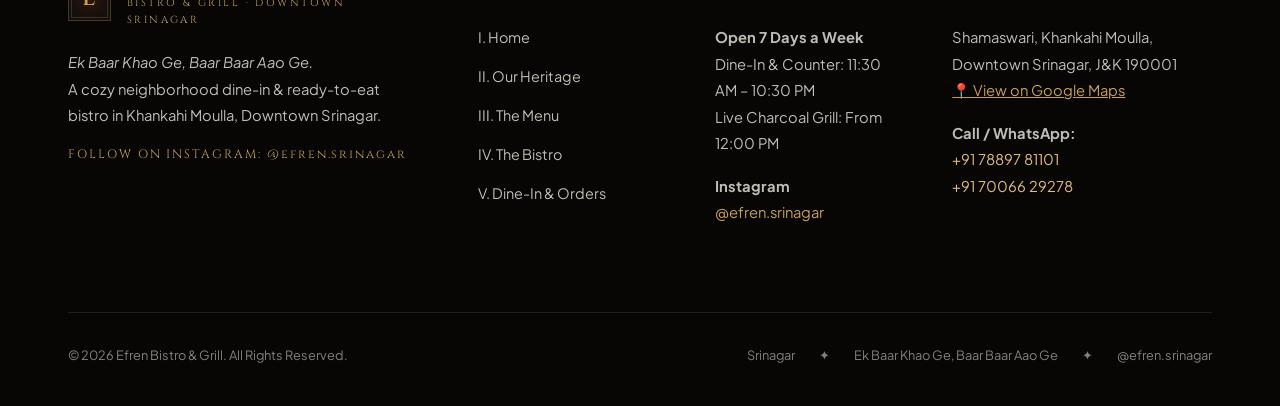
<file: menu.html>
<!DOCTYPE html>
<html lang="en">
<head>
  <meta charset="UTF-8">
  <meta name="viewport" content="width=device-width, initial-scale=1.0">
  <title>The Official Menu — Efren Bistro &amp; Grill Srinagar · Ek Baar Khao Ge, Baar Baar Aao Ge</title>
  <meta name="description" content="Official menu of Efren Bistro & Grill Srinagar. Ek Baar Khao Ge, Baar Baar Aao Ge. Sizzling Beef Steak, Chicken Roast, Burgers, Momos, Rolls, Combos, and Mocktails.">
  <link rel="stylesheet" href="assets/css/style.css">
</head>
<body class="bg-obsidian">

  <!-- ================= HEADER ================= -->
  <header class="site-header">
    <div class="container">
      <div class="header-inner">
        <a href="index.html" class="brand-crest" aria-label="Efren Bistro & Grill Home">
          <div class="brand-monogram">E</div>
          <div class="brand-text">
            <span class="brand-name">EFREN</span>
            <span class="brand-tag">Bistro &amp; Grill · Srinagar</span>
          </div>
        </a>

        <nav class="desktop-nav" aria-label="Main Navigation">
          <a href="index.html" class="nav-link"><span class="nav-num">I.</span> Home</a>
          <a href="story.html" class="nav-link"><span class="nav-num">II.</span> Heritage</a>
          <a href="menu.html" class="nav-link active"><span class="nav-num">III.</span> The Menu</a>
          <a href="atmosphere.html" class="nav-link"><span class="nav-num">IV.</span> Atmosphere</a>
          <a href="reservations.html" class="nav-link"><span class="nav-num">V.</span> Reservations</a>
        </nav>

        <div class="header-cta-wrap">
          <a href="tel:+917889781101" class="btn-brass">Call to Order ✦</a>
          <button class="mobile-toggle" aria-label="Toggle navigation menu" aria-expanded="false">
            <span></span><span></span><span></span>
          </button>
        </div>
      </div>
    </div>
  </header>

  <!-- Mobile Drawer -->
  <div class="mobile-drawer" role="dialog" aria-modal="true" aria-label="Mobile Navigation">
    <div class="drawer-top-bar">
      <div class="brand-monogram">E</div>
      <button class="drawer-close" aria-label="Close menu">✕</button>
    </div>
    <a href="index.html" class="nav-link"><span class="nav-num">I.</span> Home</a>
    <a href="story.html" class="nav-link"><span class="nav-num">II.</span> Our Story</a>
    <a href="menu.html" class="nav-link active"><span class="nav-num">III.</span> The Menu</a>
    <a href="atmosphere.html" class="nav-link"><span class="nav-num">IV.</span> The Bistro</a>
    <a href="reservations.html" class="nav-link"><span class="nav-num">V.</span> Dine-In &amp; Orders</a>
    <div style="margin-top: 36px; display: flex; flex-direction: column; gap: 12px;">
      <a href="tel:+917889781101" class="btn-brass" style="width: 100%; text-align: center;">Call: +91 78897 81101</a>
      <a href="https://maps.app.goo.gl/sVBspjCtsgYMoenR8" target="_blank" class="btn-ghost-brass" style="width: 100%; text-align: center;">📍 Open Google Maps</a>
    </div>
  </div>

  <!-- ================= BANNER ================= -->
  <section class="page-banner">
    <div class="container">
      <div class="page-banner-inner reveal-on-scroll">
        <div class="eyebrow">The Culinary Repertoire · Srinagar</div>
        <h1 class="section-title">Ek Baar Khao Ge,<br><em>Baar Baar Aao Ge.</em></h1>
        <p class="section-subtitle" style="margin: 0 auto;">
          Every item prepared fresh to order over open flame. Prime sizzling steaks, juicy charcoal roasts, artisan cheeseburgers, crispy momos, and chilled craft mocktails.
        </p>
        <div class="ornate-divider center">✦</div>
      </div>
    </div>
  </section>

  <!-- ================= EDITORIAL MENU SECTIONS ================= -->
  <section class="editorial-section bg-obsidian">
    <div class="container">
      
      <!-- Menu Navigation Tabs -->
      <div class="menu-nav-tabs reveal-on-scroll" role="tablist">
        <button class="menu-tab-btn active" data-category="all" role="tab">All Items</button>
        <button class="menu-tab-btn" data-category="grill" role="tab">I. Grill &amp; Sizzlers</button>
        <button class="menu-tab-btn" data-category="burgers-momos" role="tab">II. Burgers &amp; Momos</button>
        <button class="menu-tab-btn" data-category="appetizers" role="tab">III. Appetizers &amp; Snacks</button>
        <button class="menu-tab-btn" data-category="meals" role="tab">IV. Value Combo Meals</button>
        <button class="menu-tab-btn" data-category="beverages" role="tab">V. Mocktails &amp; Shakes</button>
      </div>

      <!-- Quick Order Callout Banner -->
      <div class="corten-panel reveal-on-scroll" style="margin-bottom: 70px;">
        <div style="display: flex; justify-content: space-between; align-items: center; flex-wrap: wrap; gap: 20px;">
          <div>
            <div class="eyebrow" style="margin-bottom: 8px;">Dine-In &amp; Takeaway Hotline</div>
            <h3 style="font-family: var(--font-serif-display); font-size: 1.5rem; color: var(--parchment);">Call for Fresh Table Preparation &amp; Pick-up</h3>
            <p style="font-size: 0.95rem; color: var(--text-secondary); max-width: 680px; margin-top: 6px;">
              Direct contact: <strong>+91 78897 81101</strong> &amp; <strong>+91 70066 29278</strong>. Mention your preferred spice level and sides.
            </p>
          </div>
          <div style="text-align: right;">
            <a href="tel:+917889781101" class="btn-brass">Direct Call / WhatsApp ✦</a>
            <div style="font-size: 0.74rem; color: var(--text-muted); text-transform: uppercase; letter-spacing: 0.1em; margin-top: 8px;">@efren.srinagar</div>
          </div>
        </div>
      </div>

      <!-- ================= 1. GRILL ================= -->
      <div class="menu-category-section" data-category="grill">
        <div class="category-header">
          <div>
            <h2 class="category-title">I. Grill &amp; Live Flame</h2>
            <div class="category-note">Direct charcoal searing, tenderized marinades, and fresh roasts</div>
          </div>
          <span class="fluron">✦ ✦ ✦</span>
        </div>

        <div class="menu-items-list">
          
          <!-- Beef Steak -->
          <div class="menu-item-row reveal-on-scroll">
            <div class="item-head">
              <span class="item-name">Beef Steak</span>
              <span class="item-leader"></span>
              <span class="item-price">₹349</span>
            </div>
            <p class="item-desc">
              Prime cut beef seared on high-heat charcoal grates, rested in garlic herb butter with house seasoning.
            </p>
            <div class="item-tags">
              <span class="tag-pill">Signature Sizzler</span>
              <span class="tag-pill">Chef Choice</span>
            </div>
          </div>

          <!-- Chicken Roast -->
          <div class="menu-item-row reveal-on-scroll">
            <div class="item-head">
              <span class="item-name">Chicken Roast</span>
              <span class="item-leader"></span>
              <span class="item-price">Half ₹200 · Full ₹400</span>
            </div>
            <p class="item-desc">
              Whole or half chicken slow-marinated in Kashmiri spices and flame-roasted to juicy crisp skin.
            </p>
            <div class="item-tags">
              <span class="tag-pill">Live Roast</span>
              <span class="tag-pill">Bestseller</span>
            </div>
          </div>

          <!-- Roasted Fish -->
          <div class="menu-item-row reveal-on-scroll">
            <div class="item-head">
              <span class="item-name">Roasted Fish</span>
              <span class="item-leader"></span>
              <span class="item-price">Half ₹100 · Full ₹200</span>
            </div>
            <p class="item-desc">
              Fresh river catch marinated in lemon-dill masala and roasted over open coals until tender and flaky.
            </p>
            <div class="item-tags">
              <span class="tag-pill">Freshwater Catch</span>
            </div>
          </div>

          <!-- Beef Barbeque -->
          <div class="menu-item-row reveal-on-scroll">
            <div class="item-head">
              <span class="item-name">Beef Barbeque</span>
              <span class="item-leader"></span>
              <span class="item-price">₹70</span>
            </div>
            <p class="item-desc">
              Tender spiced beef cubes skewered and charred fast over glowing charcoal, served with fresh onion relish.
            </p>
            <div class="item-tags">
              <span class="tag-pill">Per Skewer</span>
              <span class="tag-pill">Street Classic</span>
            </div>
          </div>

        </div>
      </div>

      <!-- ================= 2. BURGERS & MOMOS ================= -->
      <div class="menu-category-section" data-category="burgers-momos">
        <div class="category-header">
          <div>
            <h2 class="category-title">II. Burgers &amp; Momos</h2>
            <div class="category-note">Toasted brioche buns, molten cheese, hand-folded steamed and crispy dumplings</div>
          </div>
          <span class="fluron">✦ ✦ ✦</span>
        </div>

        <div class="menu-items-list">
          
          <!-- Chicken Burger -->
          <div class="menu-item-row reveal-on-scroll">
            <div class="item-head">
              <span class="item-name">Chicken Burger</span>
              <span class="item-leader"></span>
              <span class="item-price">₹89</span>
            </div>
            <p class="item-desc">
              Spiced chicken patty, fresh crisp lettuce, sliced tomato, and house burger dressing on a toasted bun.
            </p>
            <div class="item-tags">
              <span class="tag-pill">House Burger</span>
            </div>
          </div>

          <!-- Chicken Cheeseburger -->
          <div class="menu-item-row reveal-on-scroll">
            <div class="item-head">
              <span class="item-name">Chicken Cheeseburger</span>
              <span class="item-leader"></span>
              <span class="item-price">₹119</span>
            </div>
            <p class="item-desc">
              Juicy grilled chicken patty topped with molten cheddar cheese slice, caramelized onions, and smoky sauce.
            </p>
            <div class="item-tags">
              <span class="tag-pill">Cheesy</span>
            </div>
          </div>

          <!-- Beef Cheeseburger -->
          <div class="menu-item-row reveal-on-scroll">
            <div class="item-head">
              <span class="item-name">Beef Cheeseburger</span>
              <span class="item-leader"></span>
              <span class="item-price">₹149</span>
            </div>
            <p class="item-desc">
              Thick seasoned beef patty flame-grilled, layered with melted cheese, gherkins, lettuce, and secret sauce.
            </p>
            <div class="item-tags">
              <span class="tag-pill">Crowd Favorite</span>
              <span class="tag-pill">Flame Grilled</span>
            </div>
          </div>

          <!-- Steam Momo -->
          <div class="menu-item-row reveal-on-scroll">
            <div class="item-head">
              <span class="item-name">Steam Momo</span>
              <span class="item-leader"></span>
              <span class="item-price">Half ₹60 · Full ₹99</span>
            </div>
            <p class="item-desc">
              Delicate steamed dumplings with seasoned filling, served with fiery garlic red chilli sauce and mayo dip.
            </p>
            <div class="item-tags">
              <span class="tag-pill">Steamed</span>
            </div>
          </div>

          <!-- Fried Momo -->
          <div class="menu-item-row reveal-on-scroll">
            <div class="item-head">
              <span class="item-name">Fried Momo</span>
              <span class="item-leader"></span>
              <span class="item-price">Half ₹65 · Full ₹109</span>
            </div>
            <p class="item-desc">
              Golden-crisp fried dumplings with juicy center, paired with spicy dipping salsa.
            </p>
            <div class="item-tags">
              <span class="tag-pill">Golden Crispy</span>
            </div>
          </div>

          <!-- Kurkure Momo -->
          <div class="menu-item-row reveal-on-scroll">
            <div class="item-head">
              <span class="item-name">Kurkure Momo</span>
              <span class="item-leader"></span>
              <span class="item-price">Half ₹70 · Full ₹129</span>
            </div>
            <p class="item-desc">
              Crunch-coated momos battered with special spices and fried extra crunchy. The ultimate crispy snack.
            </p>
            <div class="item-tags">
              <span class="tag-pill">Bestseller Crunch</span>
            </div>
          </div>

          <!-- Chilli Momo -->
          <div class="menu-item-row reveal-on-scroll">
            <div class="item-head">
              <span class="item-name">Chilli Momo</span>
              <span class="item-leader"></span>
              <span class="item-price">Half ₹70 · Full ₹129</span>
            </div>
            <p class="item-desc">
              Tossed in a sizzling wok with bell peppers, onions, dark soy, and hot Kashmiri red chilli glaze.
            </p>
            <div class="item-tags">
              <span class="tag-pill">Spicy Gravy</span>
            </div>
          </div>

        </div>
      </div>

      <!-- ================= 3. APPETIZERS AND SNACKS ================= -->
      <div class="menu-category-section" data-category="appetizers">
        <div class="category-header">
          <div>
            <h2 class="category-title">III. Appetizers, Rolls &amp; Rice</h2>
            <div class="category-note">Crispy fries, kathi rolls, and comforting biryani and rice bowls</div>
          </div>
          <span class="fluron">✦ ✦ ✦</span>
        </div>

        <div class="menu-items-list">
          
          <!-- Salted Fries -->
          <div class="menu-item-row reveal-on-scroll">
            <div class="item-head">
              <span class="item-name">Salted Fries</span>
              <span class="item-leader"></span>
              <span class="item-price">₹69</span>
            </div>
            <p class="item-desc">
              Classic golden potato fries, salted to perfection and served piping hot with dip.
            </p>
            <div class="item-tags">
              <span class="tag-pill">Vegetarian</span>
            </div>
          </div>

          <!-- Peri Peri Fries -->
          <div class="menu-item-row reveal-on-scroll">
            <div class="item-head">
              <span class="item-name">Peri Peri Fries</span>
              <span class="item-leader"></span>
              <span class="item-price">₹79</span>
            </div>
            <p class="item-desc">
              Crisp fries tossed in an aromatic zesty peri-peri spice dust.
            </p>
            <div class="item-tags">
              <span class="tag-pill">Spicy</span>
            </div>
          </div>

          <!-- Chicken Roll -->
          <div class="menu-item-row reveal-on-scroll">
            <div class="item-head">
              <span class="item-name">Chicken Roll</span>
              <span class="item-leader"></span>
              <span class="item-price">₹89</span>
            </div>
            <p class="item-desc">
              Shredded spiced chicken wrapped in a flaky paratha with sliced onions and tangy chutney.
            </p>
            <div class="item-tags">
              <span class="tag-pill">Kathi Roll</span>
            </div>
          </div>

          <!-- Beef Roll -->
          <div class="menu-item-row reveal-on-scroll">
            <div class="item-head">
              <span class="item-name">Beef Roll</span>
              <span class="item-leader"></span>
              <span class="item-price">₹109</span>
            </div>
            <p class="item-desc">
              Char-grilled tender beef chunks wrapped with herbs, crisp onion, and special garlic mayo.
            </p>
            <div class="item-tags">
              <span class="tag-pill">Hearty Wrap</span>
            </div>
          </div>

          <!-- Egg Roll -->
          <div class="menu-item-row reveal-on-scroll">
            <div class="item-head">
              <span class="item-name">Egg Roll</span>
              <span class="item-leader"></span>
              <span class="item-price">₹69</span>
            </div>
            <p class="item-desc">
              Flaky paratha coated with farm egg, rolled with sautéed peppers and seasoned onions.
            </p>
            <div class="item-tags">
              <span class="tag-pill">Classic Roll</span>
            </div>
          </div>

          <!-- Fried Rice -->
          <div class="menu-item-row reveal-on-scroll">
            <div class="item-head">
              <span class="item-name">Fried Rice</span>
              <span class="item-leader"></span>
              <span class="item-price">₹99</span>
            </div>
            <p class="item-desc">
              Wok-tossed long grain rice with garden vegetables, spring onions, and roasted spices.
            </p>
            <div class="item-tags">
              <span class="tag-pill">Wok Tossed</span>
            </div>
          </div>

          <!-- Chicken Biryani -->
          <div class="menu-item-row reveal-on-scroll">
            <div class="item-head">
              <span class="item-name">Chicken Biryani</span>
              <span class="item-leader"></span>
              <span class="item-price">₹99</span>
            </div>
            <p class="item-desc">
              Fragrant basmati rice layered with spiced marinated chicken, saffron hints, and caramelized onions.
            </p>
            <div class="item-tags">
              <span class="tag-pill">Aromatic Rice</span>
            </div>
          </div>

        </div>
      </div>

      <!-- ================= 4. MEALS (COMBOS) ================= -->
      <div class="menu-category-section" data-category="meals">
        <div class="category-header">
          <div>
            <h2 class="category-title">IV. Complete Meal Combos</h2>
            <div class="category-note">The full dining package — burger + crispy fries + chilled soft drink</div>
          </div>
          <span class="fluron">✦ ✦ ✦</span>
        </div>

        <div class="menu-items-list">
          
          <!-- Meal 1 -->
          <div class="menu-item-row reveal-on-scroll">
            <div class="item-head">
              <span class="item-name">Chicken Burger + Fries + Cold Drink</span>
              <span class="item-leader"></span>
              <span class="item-price">₹149</span>
            </div>
            <p class="item-desc">
              Classic chicken burger served with a portion of golden salted fries and a refreshing cold drink.
            </p>
            <div class="item-tags">
              <span class="tag-pill">Value Meal</span>
            </div>
          </div>

          <!-- Meal 2 -->
          <div class="menu-item-row reveal-on-scroll">
            <div class="item-head">
              <span class="item-name">Chicken Cheeseburger + Fries + Cold Drink</span>
              <span class="item-leader"></span>
              <span class="item-price">₹189</span>
            </div>
            <p class="item-desc">
              Cheesy chicken burger with melted cheddar, hot golden fries, and a chilled drink of your choice.
            </p>
            <div class="item-tags">
              <span class="tag-pill">Full Combo</span>
            </div>
          </div>

          <!-- Meal 3 -->
          <div class="menu-item-row reveal-on-scroll">
            <div class="item-head">
              <span class="item-name">Beef Cheeseburger + Fries + Cold Drink</span>
              <span class="item-leader"></span>
              <span class="item-price">₹219</span>
            </div>
            <p class="item-desc">
              Signature flame-grilled beef cheeseburger with molten cheese, hot crisp fries, and a chilled soft beverage.
            </p>
            <div class="item-tags">
              <span class="tag-pill">Ultimate Combo</span>
              <span class="tag-pill">Best Value</span>
            </div>
          </div>

        </div>
      </div>

      <!-- ================= 5. MOCKTAILS & SHAKES ================= -->
      <div class="menu-category-section" data-category="beverages">
        <div class="category-header">
          <div>
            <h2 class="category-title">V. Mocktails &amp; Shakes</h2>
            <div class="category-note">Ice-cold refreshments, mint spritzers, and creamy thick shakes</div>
          </div>
          <span class="fluron">✦ ✦ ✦</span>
        </div>

        <div class="menu-items-list">
          
          <!-- Mint Mojito -->
          <div class="menu-item-row reveal-on-scroll">
            <div class="item-head">
              <span class="item-name">Mint Mojito</span>
              <span class="item-leader"></span>
              <span class="item-price">₹79</span>
            </div>
            <p class="item-desc">
              Fresh muddled garden mint, zesty lime wedges, simple syrup, and sparkling soda over crushed ice.
            </p>
            <div class="item-tags">
              <span class="tag-pill">Chilled Spritzer</span>
            </div>
          </div>

          <!-- Watermelon Mojito -->
          <div class="menu-item-row reveal-on-scroll">
            <div class="item-head">
              <span class="item-name">Watermelon Mojito</span>
              <span class="item-leader"></span>
              <span class="item-price">₹79</span>
            </div>
            <p class="item-desc">
              Juicy sweet watermelon juice with crushed mint, lemon twist, and effervescent bubbles.
            </p>
            <div class="item-tags">
              <span class="tag-pill">Summer Special</span>
            </div>
          </div>

          <!-- Green Apple Mojito -->
          <div class="menu-item-row reveal-on-scroll">
            <div class="item-head">
              <span class="item-name">Green Apple Mojito</span>
              <span class="item-leader"></span>
              <span class="item-price">₹79</span>
            </div>
            <p class="item-desc">
              Crisp tart green apple syrup blended with mint, lemon, and fizzy soda.
            </p>
            <div class="item-tags">
              <span class="tag-pill">Crisp &amp; Tangy</span>
            </div>
          </div>

          <!-- Banana Shake -->
          <div class="menu-item-row reveal-on-scroll">
            <div class="item-head">
              <span class="item-name">Banana Shake</span>
              <span class="item-leader"></span>
              <span class="item-price">₹79</span>
            </div>
            <p class="item-desc">
              Creamy ripe bananas blended with fresh chilled whole milk, vanilla essence, and cream.
            </p>
            <div class="item-tags">
              <span class="tag-pill">Thick Shake</span>
            </div>
          </div>

          <!-- Mango Shake -->
          <div class="menu-item-row reveal-on-scroll">
            <div class="item-head">
              <span class="item-name">Mango Shake</span>
              <span class="item-leader"></span>
              <span class="item-price">₹79</span>
            </div>
            <p class="item-desc">
              Sweet luscious mango pulp churned with rich milk and served ice cold.
            </p>
            <div class="item-tags">
              <span class="tag-pill">Thick Shake</span>
            </div>
          </div>

          <!-- Iced Latte -->
          <div class="menu-item-row reveal-on-scroll">
            <div class="item-head">
              <span class="item-name">Iced Latte</span>
              <span class="item-leader"></span>
              <span class="item-price">₹79</span>
            </div>
            <p class="item-desc">
              Fresh espresso shot poured over cold milk and ice cubes with light vanilla sweetness.
            </p>
            <div class="item-tags">
              <span class="tag-pill">Coffee Craft</span>
            </div>
          </div>

        </div>
      </div>

      <!-- Patron Guidance Card -->
      <div style="text-align: center; margin-top: 60px; padding: 30px; border: 1px solid var(--line-gold); background: var(--bg-card);" class="reveal-on-scroll">
        <div style="font-family: var(--font-serif-editorial); font-size: 1.15rem; font-style: italic; color: var(--tarnished-brass); margin-bottom: 8px;">
          “Ek Baar Khao Ge, Baar Baar Aao Ge”
        </div>
        <p style="font-size: 0.92rem; color: var(--text-muted); max-width: 680px; margin: 0 auto 16px;">
          Prices are inclusive of taxes. Prepared fresh on order over live flame. Delivery &amp; takeaway available across Srinagar.
        </p>
        <div style="display: flex; justify-content: center; gap: 16px; flex-wrap: wrap;">
          <a href="tel:+917889781101" class="btn-brass">Call +91 78897 81101</a>
          <a href="tel:+917006629278" class="btn-ghost-brass">Call +91 70066 29278</a>
        </div>
      </div>

    </div>
  </section>

  <!-- ================= SITE FOOTER ================= -->
  <footer class="site-footer">
    <div class="container">
      <div class="footer-grid">
        
        <div class="footer-col">
          <div class="brand-crest" style="margin-bottom: 20px;">
            <div class="brand-monogram">E</div>
            <div class="brand-text">
              <span class="brand-name">EFREN</span>
              <span class="brand-tag">Bistro &amp; Grill · Downtown Srinagar</span>
            </div>
          </div>
          <p class="footer-info-p">
            <em>Ek Baar Khao Ge, Baar Baar Aao Ge.</em><br>
            A cozy neighborhood dine-in &amp; ready-to-eat bistro in Khankahi Moulla, Downtown Srinagar.
          </p>
          <div style="font-family: var(--font-serif-royal); font-size: 0.76rem; letter-spacing: 0.16em; color: var(--tarnished-brass);">
            FOLLOW ON INSTAGRAM: @efren.srinagar
          </div>
        </div>

        <div class="footer-col">
          <h4>Directory</h4>
          <ul class="footer-links">
            <li><a href="index.html">I. Home</a></li>
            <li><a href="story.html">II. Our Heritage</a></li>
            <li><a href="menu.html">III. The Menu</a></li>
            <li><a href="atmosphere.html">IV. The Bistro</a></li>
            <li><a href="reservations.html">V. Dine-In &amp; Orders</a></li>
          </ul>
        </div>

        <div class="footer-col">
          <h4>Hours &amp; Service</h4>
          <p class="footer-info-p">
            <strong>Open 7 Days a Week</strong><br>
            Dine-In &amp; Counter: 11:30 AM – 10:30 PM<br>
            Live Charcoal Grill: From 12:00 PM<br>
          </p>
          <p class="footer-info-p">
            <strong>Instagram</strong><br>
            <a href="https://instagram.com/efren.srinagar" target="_blank" style="color: var(--tarnished-brass);">@efren.srinagar</a>
          </p>
        </div>

        <div class="footer-col">
          <h4>Location &amp; Direct Orders</h4>
          <p class="footer-info-p">
            Shamaswari, Khankahi Moulla,<br>
            Downtown Srinagar, J&amp;K 190001<br>
            <a href="https://maps.app.goo.gl/sVBspjCtsgYMoenR8" target="_blank" style="color: var(--tarnished-brass); text-decoration: underline;">📍 View on Google Maps</a>
          </p>
          <p class="footer-info-p">
            <strong>Call / WhatsApp:</strong><br>
            <a href="tel:+917889781101" style="color: var(--brass-bright);">+91 78897 81101</a><br>
            <a href="tel:+917006629278" style="color: var(--brass-bright);">+91 70066 29278</a>
          </p>
        </div>

      </div>

      <div class="footer-bottom">
        <div>© 2026 Efren Bistro &amp; Grill. All Rights Reserved.</div>
        <div style="display: flex; gap: 24px;">
          <span>Srinagar</span>
          <span>✦</span>
          <span>Ek Baar Khao Ge, Baar Baar Aao Ge</span>
          <span>✦</span>
          <span>@efren.srinagar</span>
        </div>
      </div>
    </div>
  </footer>

  <!-- ================= MOBILE STICKY QUICK ACTION BAR ================= -->
  <aside class="mobile-action-bar" aria-label="Quick Actions">
    <a href="tel:+917889781101" class="mobile-action-btn primary">
      <span class="action-icon">📞</span>
      <span>Call Order</span>
    </a>
    <a href="menu.html" class="mobile-action-btn active">
      <span class="action-icon">📋</span>
      <span>Menu</span>
    </a>
    <a href="reservations.html" class="mobile-action-btn">
      <span class="action-icon">🍽️</span>
      <span>Dine-In</span>
    </a>
    <a href="https://maps.app.goo.gl/sVBspjCtsgYMoenR8" target="_blank" class="mobile-action-btn">
      <span class="action-icon">📍</span>
      <span>Maps</span>
    </a>
  </aside>

  <script src="assets/js/main.js"></script>
</body>
</html>
</file>
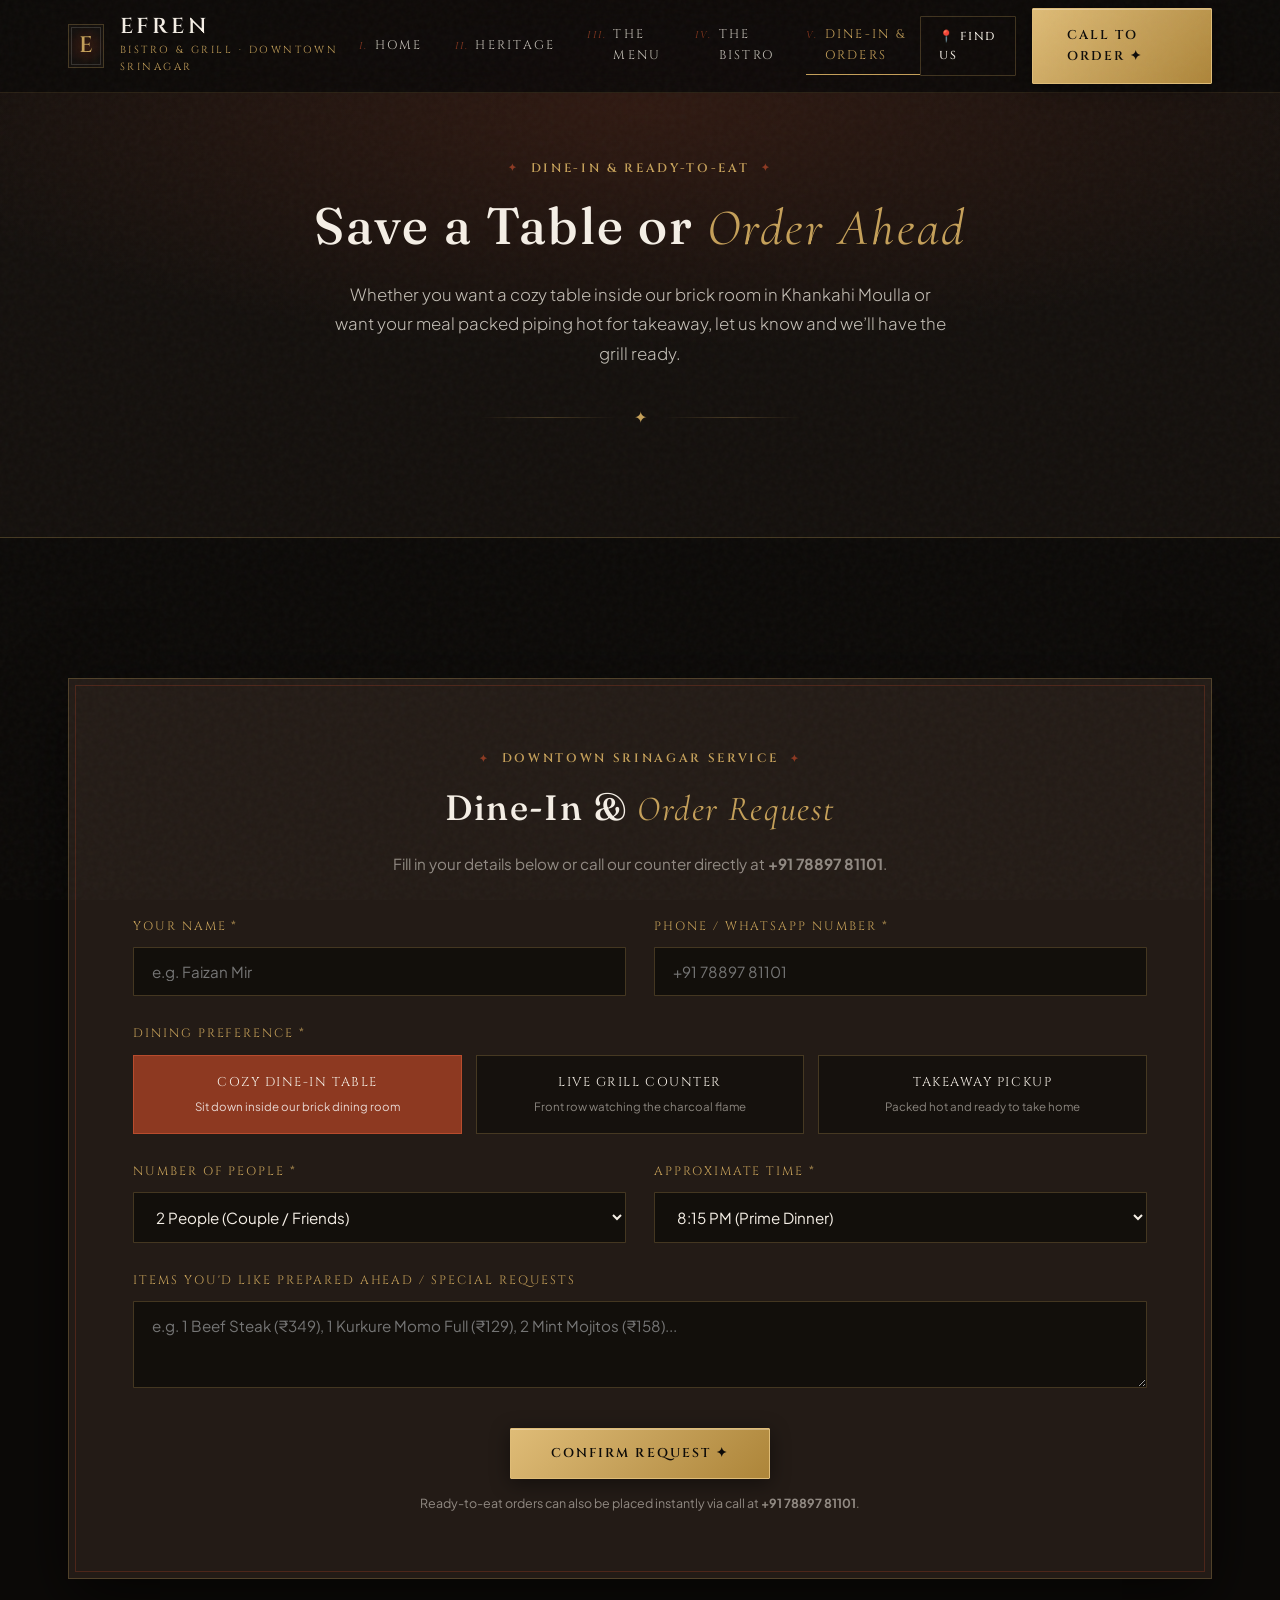
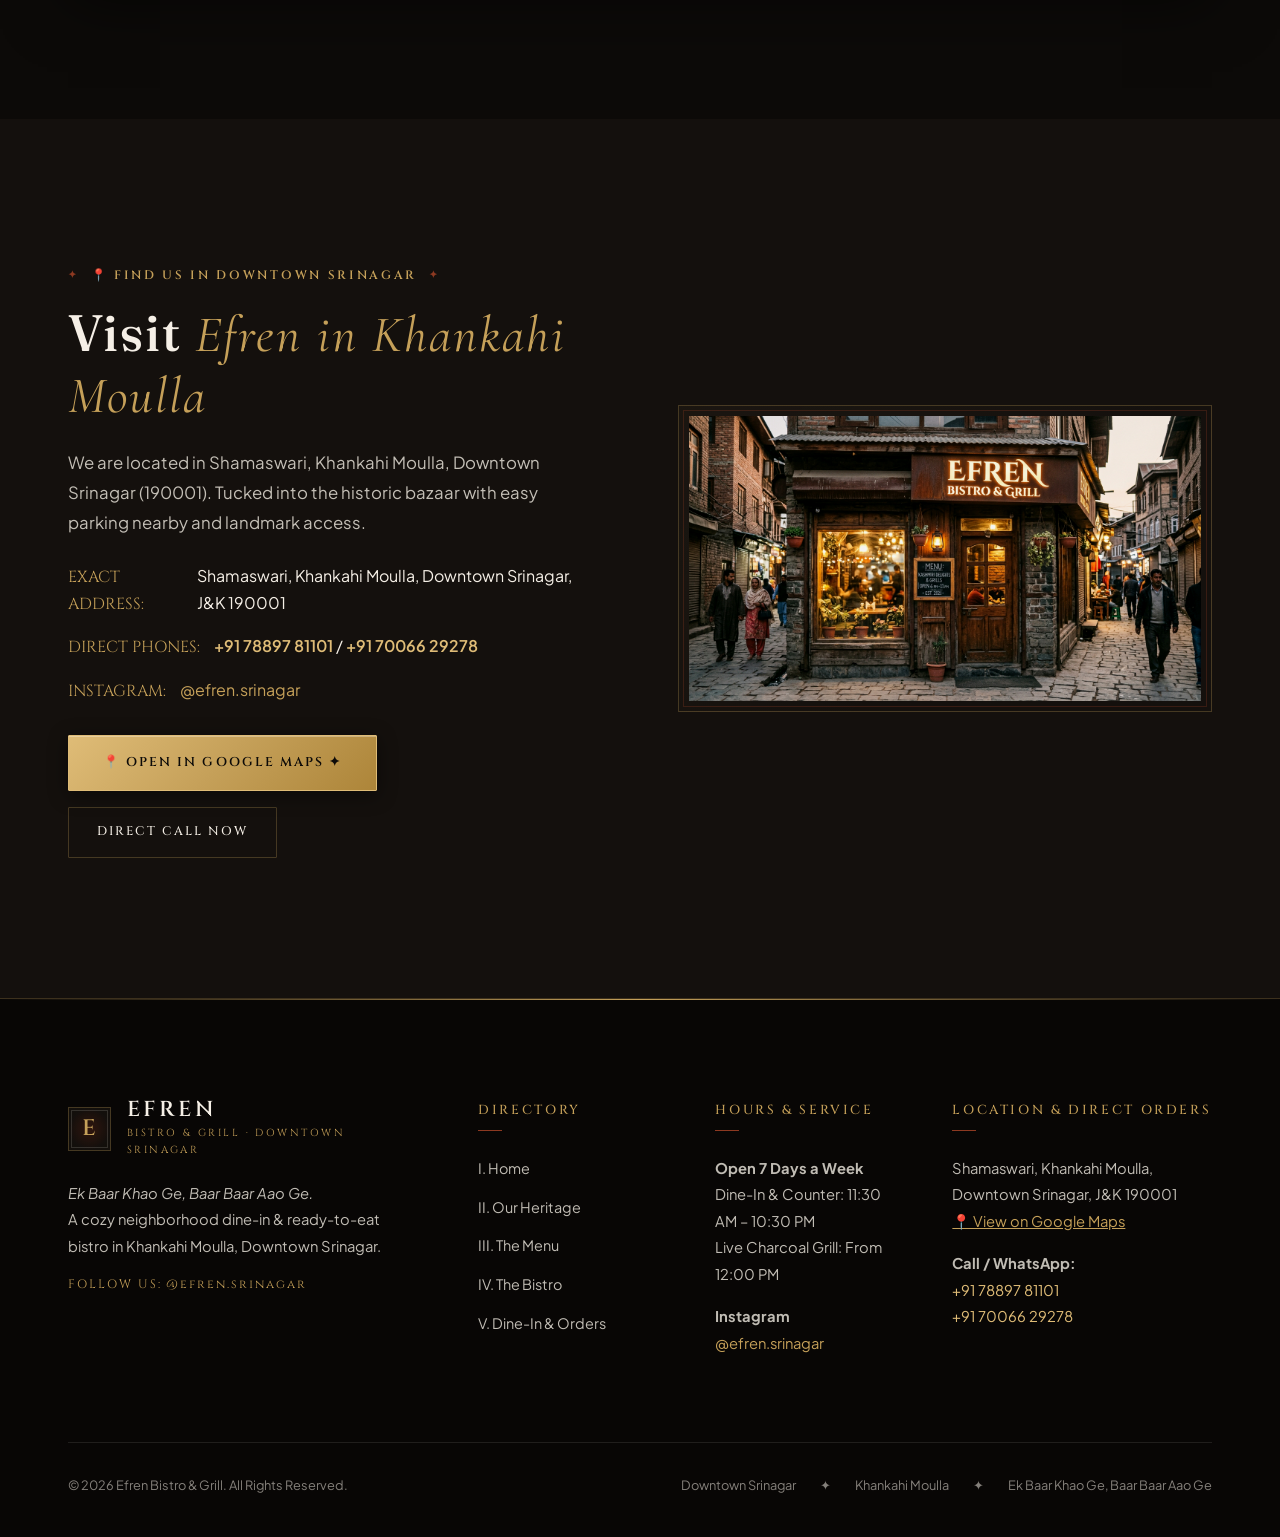
<file: reservations.html>
<!DOCTYPE html>
<html lang="en">
<head>
  <meta charset="UTF-8">
  <meta name="viewport" content="width=device-width, initial-scale=1.0">
  <title>Dine-In &amp; Takeaway Orders — Efren Bistro &amp; Grill Downtown Srinagar</title>
  <meta name="description" content="Reserve a cozy table or place a ready-to-eat takeaway order at Efren Bistro & Grill in Khankahi Moulla, Downtown Srinagar. Call +91 78897 81101 or navigate via Google Maps.">
  <link rel="stylesheet" href="assets/css/style.css">
</head>
<body class="bg-obsidian">

  <!-- ================= HEADER ================= -->
  <header class="site-header">
    <div class="container">
      <div class="header-inner">
        <a href="index.html" class="brand-crest" aria-label="Efren Bistro & Grill Home">
          <div class="brand-monogram">E</div>
          <div class="brand-text">
            <span class="brand-name">EFREN</span>
            <span class="brand-tag">Bistro &amp; Grill · Downtown Srinagar</span>
          </div>
        </a>

        <nav class="desktop-nav" aria-label="Main Navigation">
          <a href="index.html" class="nav-link"><span class="nav-num">I.</span> Home</a>
          <a href="story.html" class="nav-link"><span class="nav-num">II.</span> Heritage</a>
          <a href="menu.html" class="nav-link"><span class="nav-num">III.</span> The Menu</a>
          <a href="atmosphere.html" class="nav-link"><span class="nav-num">IV.</span> The Bistro</a>
          <a href="reservations.html" class="nav-link active"><span class="nav-num">V.</span> Dine-In &amp; Orders</a>
        </nav>

        <div class="header-cta-wrap">
          <a href="https://maps.app.goo.gl/sVBspjCtsgYMoenR8" target="_blank" class="btn-ghost-brass" style="padding: 10px 18px; font-size: 0.72rem;">📍 Find Us</a>
          <a href="tel:+917889781101" class="btn-brass">Call to Order ✦</a>
          <button class="mobile-toggle" aria-label="Toggle navigation menu" aria-expanded="false">
            <span></span><span></span><span></span>
          </button>
        </div>
      </div>
    </div>
  </header>

  <!-- Mobile Drawer -->
  <div class="mobile-drawer" role="dialog" aria-modal="true" aria-label="Mobile Navigation">
    <div class="drawer-top-bar">
      <div class="brand-monogram">E</div>
      <button class="drawer-close" aria-label="Close menu">✕</button>
    </div>
    <a href="index.html" class="nav-link"><span class="nav-num">I.</span> Home</a>
    <a href="story.html" class="nav-link"><span class="nav-num">II.</span> Our Story</a>
    <a href="menu.html" class="nav-link"><span class="nav-num">III.</span> The Menu</a>
    <a href="atmosphere.html" class="nav-link"><span class="nav-num">IV.</span> The Bistro</a>
    <a href="reservations.html" class="nav-link active"><span class="nav-num">V.</span> Dine-In &amp; Orders</a>
    <div style="margin-top: 36px; display: flex; flex-direction: column; gap: 12px;">
      <a href="tel:+917889781101" class="btn-brass" style="width: 100%; text-align: center;">Call: +91 78897 81101</a>
      <a href="https://maps.app.goo.gl/sVBspjCtsgYMoenR8" target="_blank" class="btn-ghost-brass" style="width: 100%; text-align: center;">📍 Open Google Maps</a>
    </div>
  </div>

  <!-- ================= BANNER ================= -->
  <section class="page-banner">
    <div class="container">
      <div class="page-banner-inner reveal-on-scroll">
        <div class="eyebrow">Dine-In &amp; Ready-To-Eat</div>
        <h1 class="section-title">Save a Table or <em>Order Ahead</em></h1>
        <p class="section-subtitle" style="margin: 0 auto;">
          Whether you want a cozy table inside our brick room in Khankahi Moulla or want your meal packed piping hot for takeaway, let us know and we’ll have the grill ready.
        </p>
        <div class="ornate-divider center">✦</div>
      </div>
    </div>
  </section>

  <!-- ================= DINE-IN / ORDER FORM ================= -->
  <section class="editorial-section bg-obsidian" id="booking-form-anchor">
    <div class="container">
      
      <div class="booking-panel reveal-on-scroll">
        <div style="text-align: center; max-width: 600px; margin: 0 auto 40px;">
          <div class="eyebrow">Downtown Srinagar Service</div>
          <h2 class="section-title" style="font-size: 2.2rem;">Dine-In &amp; <em>Order Request</em></h2>
          <p style="font-size: 0.95rem; color: var(--text-muted);">
            Fill in your details below or call our counter directly at <strong>+91 78897 81101</strong>.
          </p>
        </div>

        <form id="efren-booking-form">
          <input type="hidden" id="selected-seating" value="Cozy Dine-In Table">

          <div class="booking-form-grid">
            
            <!-- Guest Full Name -->
            <div class="form-group">
              <label class="form-label" for="guest-name">Your Name *</label>
              <input type="text" id="guest-name" class="form-control" placeholder="e.g. Faizan Mir" required>
            </div>

            <!-- Phone Number -->
            <div class="form-group">
              <label class="form-label" for="guest-phone">Phone / WhatsApp Number *</label>
              <input type="tel" id="guest-phone" class="form-control" placeholder="+91 78897 81101" required>
            </div>

            <!-- Dining Type / Seating Area Selection (Radio Tiles) -->
            <div class="form-group full">
              <label class="form-label">Dining Preference *</label>
              <div class="radio-tiles">
                
                <div class="radio-tile selected" data-value="Cozy Dine-In Table">
                  <div class="tile-title">Cozy Dine-In Table</div>
                  <div class="tile-sub">Sit down inside our brick dining room</div>
                </div>

                <div class="radio-tile" data-value="Grill Counter Stool">
                  <div class="tile-title">Live Grill Counter</div>
                  <div class="tile-sub">Front row watching the charcoal flame</div>
                </div>

                <div class="radio-tile" data-value="Takeaway / Ready-To-Eat Pickup">
                  <div class="tile-title">Takeaway Pickup</div>
                  <div class="tile-sub">Packed hot and ready to take home</div>
                </div>

              </div>
            </div>

            <!-- Number of Guests -->
            <div class="form-group">
              <label class="form-label" for="booking-guests">Number of People *</label>
              <select id="booking-guests" class="form-control" required>
                <option value="1">1 Person</option>
                <option value="2" selected>2 People (Couple / Friends)</option>
                <option value="3">3 People</option>
                <option value="4">4 People (Table)</option>
                <option value="5">5 to 6 People (Group)</option>
                <option value="8">8 to 10 People (Party)</option>
              </select>
            </div>

            <!-- Time Selection -->
            <div class="form-group">
              <label class="form-label" for="booking-time">Approximate Time *</label>
              <select id="booking-time" class="form-control" required>
                <option value="Now / In 15 mins">Immediate (In 15-20 mins)</option>
                <option value="1:00 PM">1:00 PM (Lunch)</option>
                <option value="2:30 PM">2:30 PM (Late Lunch)</option>
                <option value="5:30 PM">5:30 PM (Evening Snack / Tea)</option>
                <option value="7:00 PM">7:00 PM (Dinner Sitting)</option>
                <option value="8:15 PM" selected>8:15 PM (Prime Dinner)</option>
                <option value="9:30 PM">9:30 PM (Late Night Feast)</option>
              </select>
            </div>

            <!-- Items / Notes -->
            <div class="form-group full">
              <label class="form-label" for="booking-notes">Items You'd Like Prepared Ahead / Special Requests</label>
              <textarea id="booking-notes" class="form-control" rows="3" placeholder="e.g. 1 Beef Steak (₹349), 1 Kurkure Momo Full (₹129), 2 Mint Mojitos (₹158)..."></textarea>
            </div>

          </div>

          <!-- Submit Button -->
          <div style="text-align: center; margin-top: 40px;">
            <button type="submit" class="btn-brass" style="min-width: 260px;">Confirm Request ✦</button>
            <div style="font-size: 0.78rem; color: var(--text-muted); margin-top: 14px;">
              Ready-to-eat orders can also be placed instantly via call at <strong>+91 78897 81101</strong>.
            </div>
          </div>

        </form>
      </div>

    </div>
  </section>

  <!-- ================= GOOGLE MAPS LOCATION SHOWCASE ================= -->
  <section class="editorial-section bg-walnut">
    <div class="container">
      <div class="editorial-grid">
        
        <div class="reveal-on-scroll">
          <div class="eyebrow">📍 Find Us in Downtown Srinagar</div>
          <h2 class="section-title">Visit <em>Efren in Khankahi Moulla</em></h2>
          <p style="font-size: 1.05rem; line-height: 1.8; margin-bottom: 24px;">
            We are located in Shamaswari, Khankahi Moulla, Downtown Srinagar (190001). Tucked into the historic bazaar with easy parking nearby and landmark access.
          </p>

          <div style="display: flex; flex-direction: column; gap: 16px; margin-bottom: 30px;">
            <div style="display: flex; gap: 14px; align-items: baseline;">
              <span style="color: var(--tarnished-brass); font-family: var(--font-serif-royal);">EXACT ADDRESS:</span>
              <span style="color: var(--parchment);">Shamaswari, Khankahi Moulla, Downtown Srinagar, J&amp;K 190001</span>
            </div>
            <div style="display: flex; gap: 14px; align-items: baseline;">
              <span style="color: var(--tarnished-brass); font-family: var(--font-serif-royal);">DIRECT PHONES:</span>
              <span style="color: var(--parchment);">
                <a href="tel:+917889781101" style="color: var(--brass-bright); font-weight: 600;">+91 78897 81101</a> / 
                <a href="tel:+917006629278" style="color: var(--brass-bright); font-weight: 600;">+91 70066 29278</a>
              </span>
            </div>
            <div style="display: flex; gap: 14px; align-items: baseline;">
              <span style="color: var(--tarnished-brass); font-family: var(--font-serif-royal);">INSTAGRAM:</span>
              <span style="color: var(--parchment);"><a href="https://instagram.com/efren.srinagar" target="_blank" style="color: var(--tarnished-brass);">@efren.srinagar</a></span>
            </div>
          </div>

          <div style="display: flex; gap: 16px; flex-wrap: wrap;">
            <a href="https://maps.app.goo.gl/sVBspjCtsgYMoenR8" target="_blank" class="btn-brass">📍 Open in Google Maps ✦</a>
            <a href="tel:+917889781101" class="btn-ghost-brass">Direct Call Now</a>
          </div>
        </div>

        <div class="archival-frame reveal-on-scroll">
          <img src="assets/images/bistro-storefront.jpg" alt="Efren Bistro storefront on Khankahi Moulla street corner" width="800" height="600" loading="lazy">
        </div>

      </div>
    </div>
  </section>

  <!-- ================= BOOKING CONFIRMATION MODAL ================= -->
  <div class="modal-overlay" id="booking-modal" role="dialog" aria-modal="true" aria-labelledby="modal-heading">
    <div class="modal-box">
      <div class="modal-seal">✦</div>
      <h3 id="modal-heading" style="font-family: var(--font-serif-display); font-size: 1.8rem; color: var(--parchment); margin-bottom: 12px;">
        Request Received
      </h3>
      <div class="ornate-divider center" style="margin: 18px auto;">✦</div>
      <p id="modal-summary" style="font-size: 0.98rem; line-height: 1.7; color: var(--text-secondary); margin-bottom: 28px;">
        <!-- Filled dynamically via JavaScript -->
      </p>
      <button type="button" class="btn-brass" id="modal-close-btn" style="min-width: 180px;">Done ✦</button>
    </div>
  </div>

  <!-- ================= SITE FOOTER ================= -->
  <footer class="site-footer">
    <div class="container">
      <div class="footer-grid">
        
        <div class="footer-col">
          <div class="brand-crest" style="margin-bottom: 20px;">
            <div class="brand-monogram">E</div>
            <div class="brand-text">
              <span class="brand-name">EFREN</span>
              <span class="brand-tag">Bistro &amp; Grill · Downtown Srinagar</span>
            </div>
          </div>
          <p class="footer-info-p">
            <em>Ek Baar Khao Ge, Baar Baar Aao Ge.</em><br>
            A cozy neighborhood dine-in &amp; ready-to-eat bistro in Khankahi Moulla, Downtown Srinagar.
          </p>
          <div style="font-family: var(--font-serif-royal); font-size: 0.76rem; letter-spacing: 0.16em; color: var(--tarnished-brass);">
            FOLLOW US: @efren.srinagar
          </div>
        </div>

        <div class="footer-col">
          <h4>Directory</h4>
          <ul class="footer-links">
            <li><a href="index.html">I. Home</a></li>
            <li><a href="story.html">II. Our Heritage</a></li>
            <li><a href="menu.html">III. The Menu</a></li>
            <li><a href="atmosphere.html">IV. The Bistro</a></li>
            <li><a href="reservations.html">V. Dine-In &amp; Orders</a></li>
          </ul>
        </div>

        <div class="footer-col">
          <h4>Hours &amp; Service</h4>
          <p class="footer-info-p">
            <strong>Open 7 Days a Week</strong><br>
            Dine-In &amp; Counter: 11:30 AM – 10:30 PM<br>
            Live Charcoal Grill: From 12:00 PM<br>
          </p>
          <p class="footer-info-p">
            <strong>Instagram</strong><br>
            <a href="https://instagram.com/efren.srinagar" target="_blank" style="color: var(--tarnished-brass);">@efren.srinagar</a>
          </p>
        </div>

        <div class="footer-col">
          <h4>Location &amp; Direct Orders</h4>
          <p class="footer-info-p">
            Shamaswari, Khankahi Moulla,<br>
            Downtown Srinagar, J&amp;K 190001<br>
            <a href="https://maps.app.goo.gl/sVBspjCtsgYMoenR8" target="_blank" style="color: var(--tarnished-brass); text-decoration: underline;">📍 View on Google Maps</a>
          </p>
          <p class="footer-info-p">
            <strong>Call / WhatsApp:</strong><br>
            <a href="tel:+917889781101" style="color: var(--brass-bright);">+91 78897 81101</a><br>
            <a href="tel:+917006629278" style="color: var(--brass-bright);">+91 70066 29278</a>
          </p>
        </div>

      </div>

      <div class="footer-bottom">
        <div>© 2026 Efren Bistro &amp; Grill. All Rights Reserved.</div>
        <div style="display: flex; gap: 24px;">
          <span>Downtown Srinagar</span>
          <span>✦</span>
          <span>Khankahi Moulla</span>
          <span>✦</span>
          <span>Ek Baar Khao Ge, Baar Baar Aao Ge</span>
        </div>
      </div>
    </div>
  </footer>

  <!-- ================= MOBILE STICKY QUICK ACTION BAR ================= -->
  <aside class="mobile-action-bar" aria-label="Quick Actions">
    <a href="tel:+917889781101" class="mobile-action-btn primary">
      <span class="action-icon">📞</span>
      <span>Call Order</span>
    </a>
    <a href="menu.html" class="mobile-action-btn">
      <span class="action-icon">📋</span>
      <span>Menu</span>
    </a>
    <a href="reservations.html" class="mobile-action-btn active">
      <span class="action-icon">🍽️</span>
      <span>Dine-In</span>
    </a>
    <a href="https://maps.app.goo.gl/sVBspjCtsgYMoenR8" target="_blank" class="mobile-action-btn">
      <span class="action-icon">📍</span>
      <span>Maps</span>
    </a>
  </aside>

  <script src="assets/js/main.js"></script>
</body>
</html>
</file>
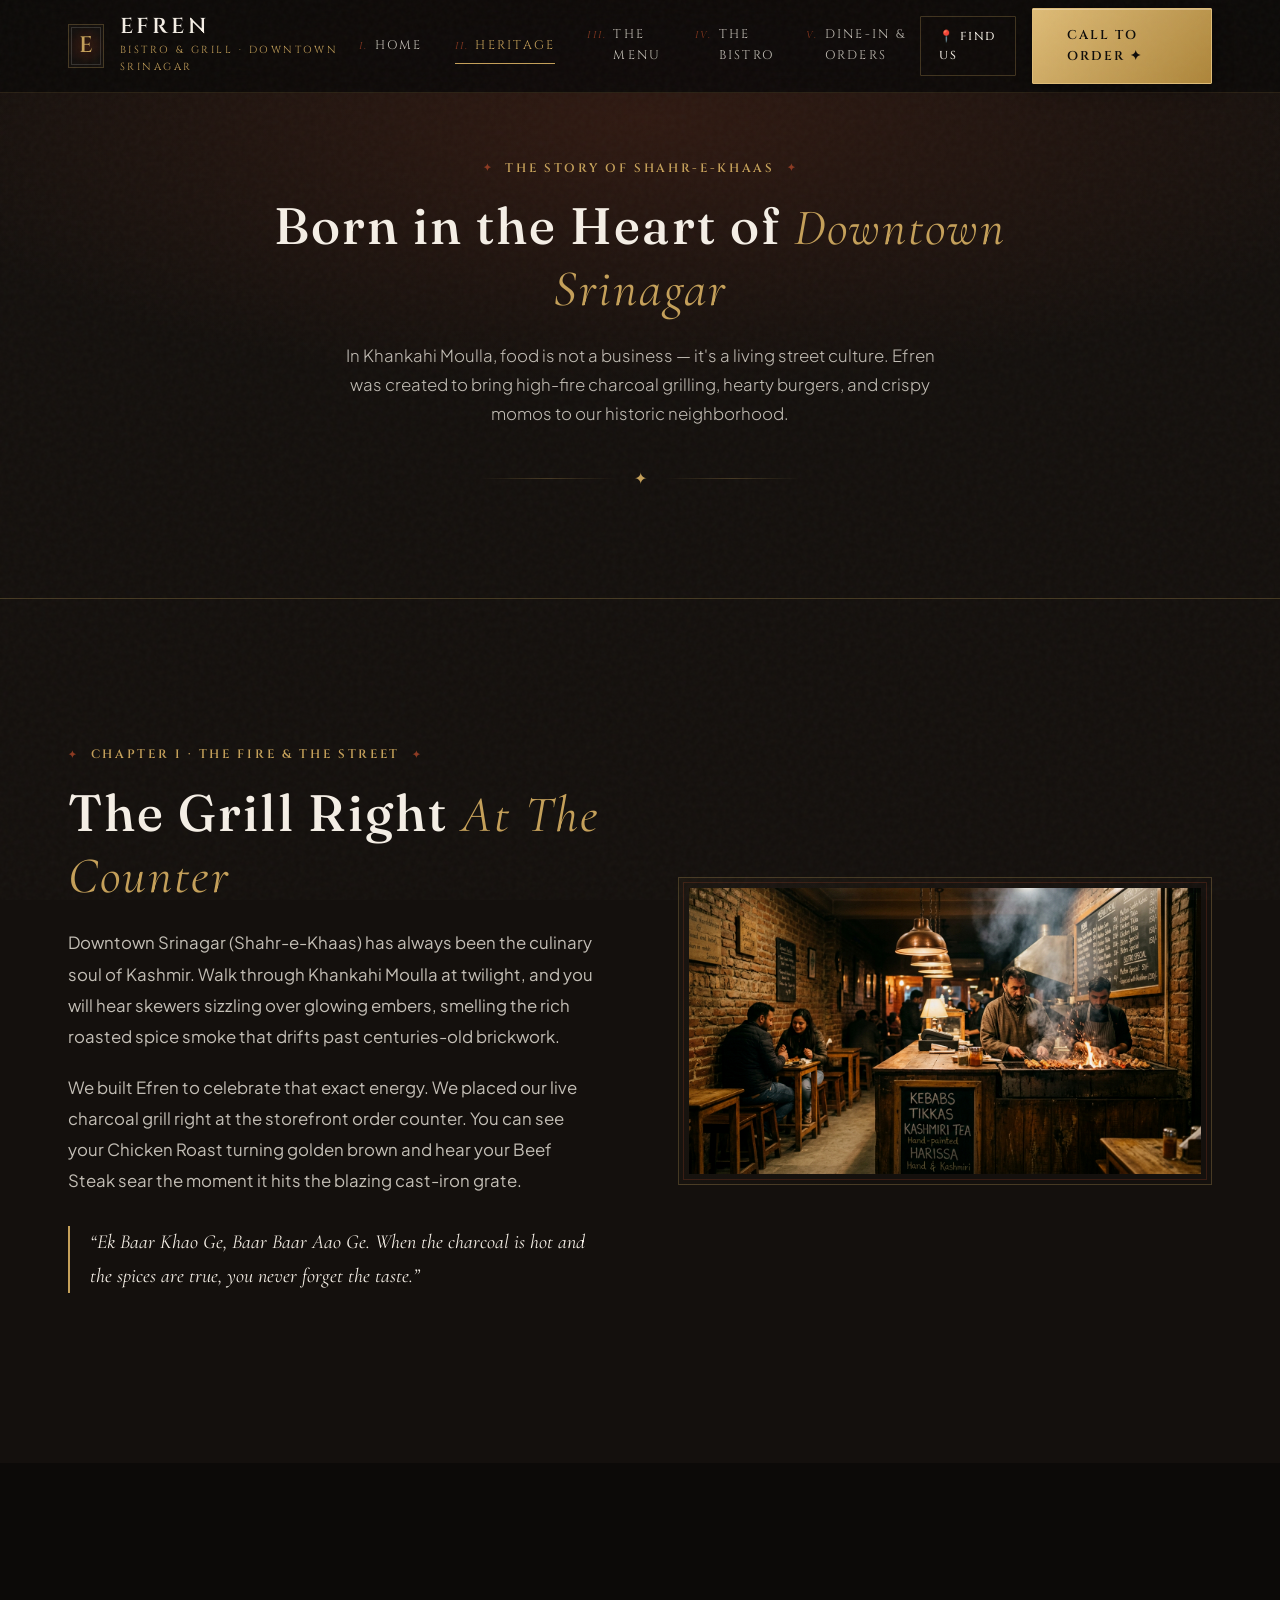
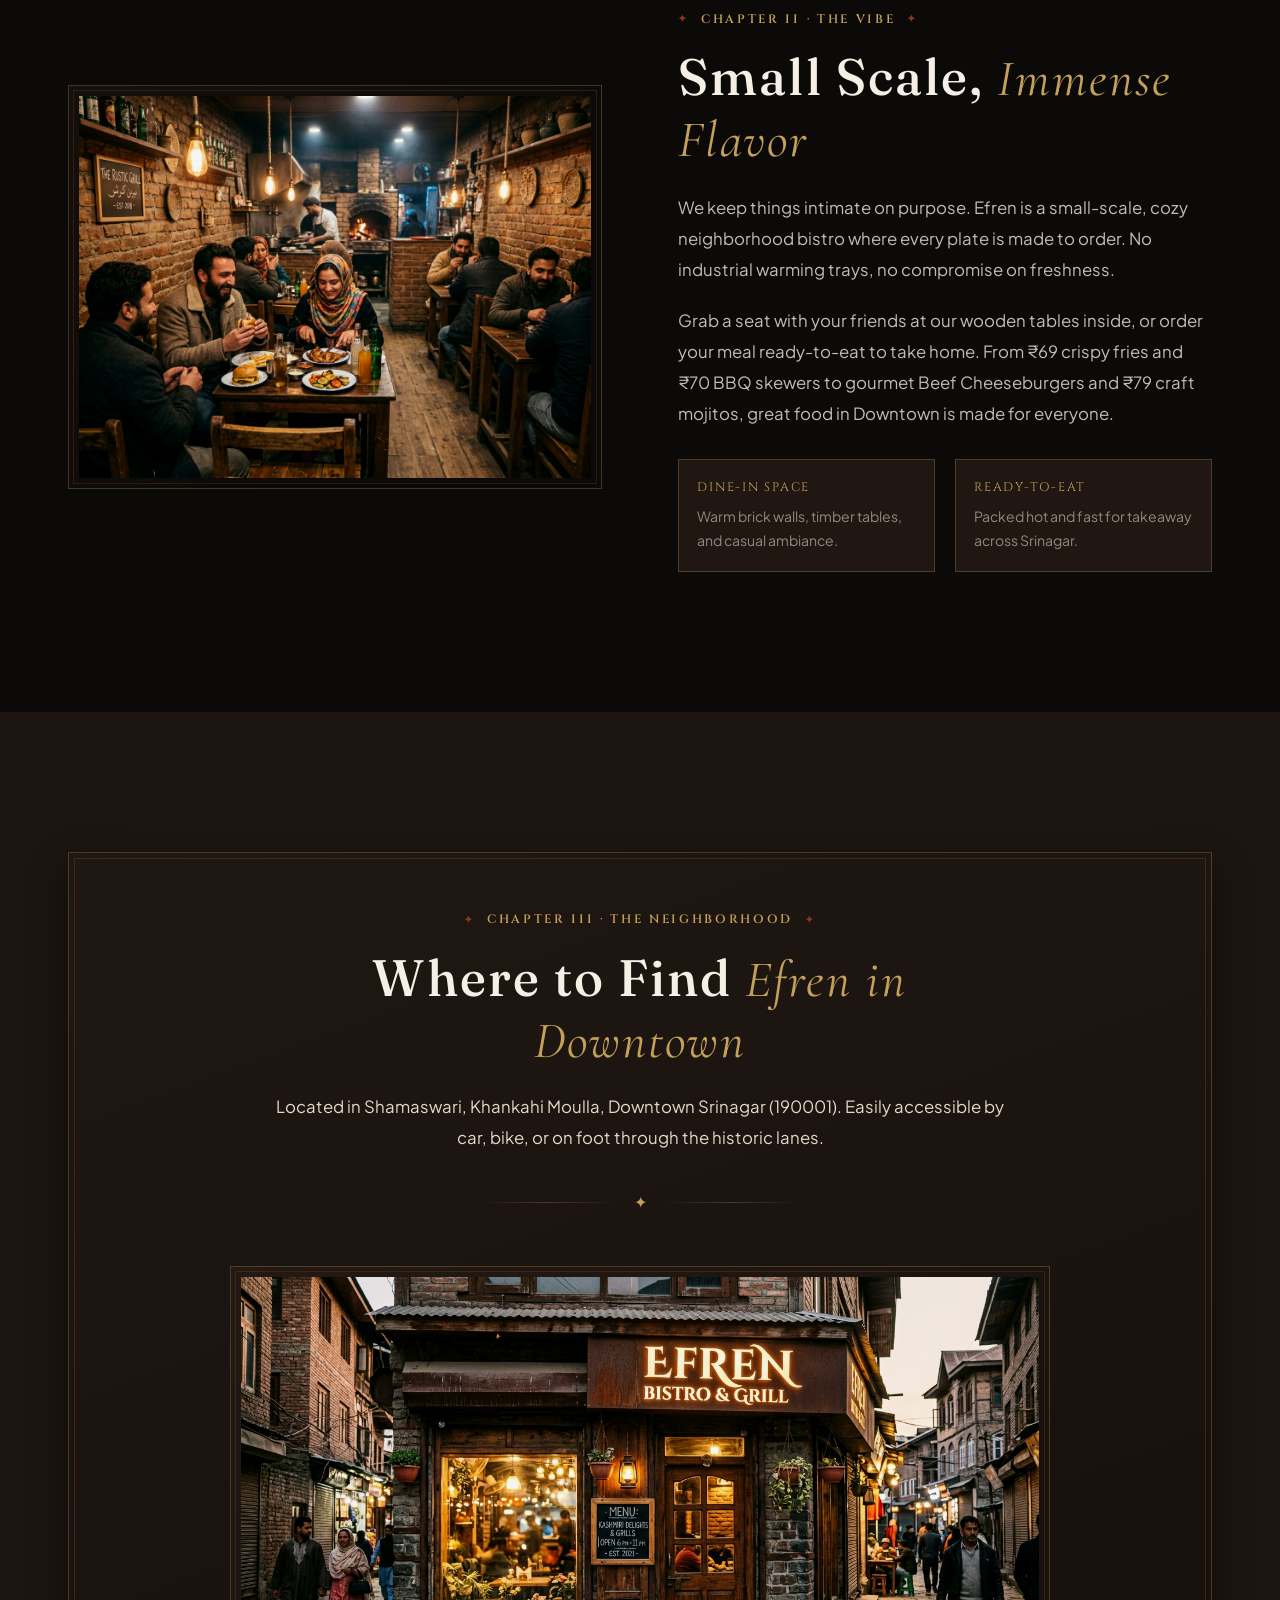
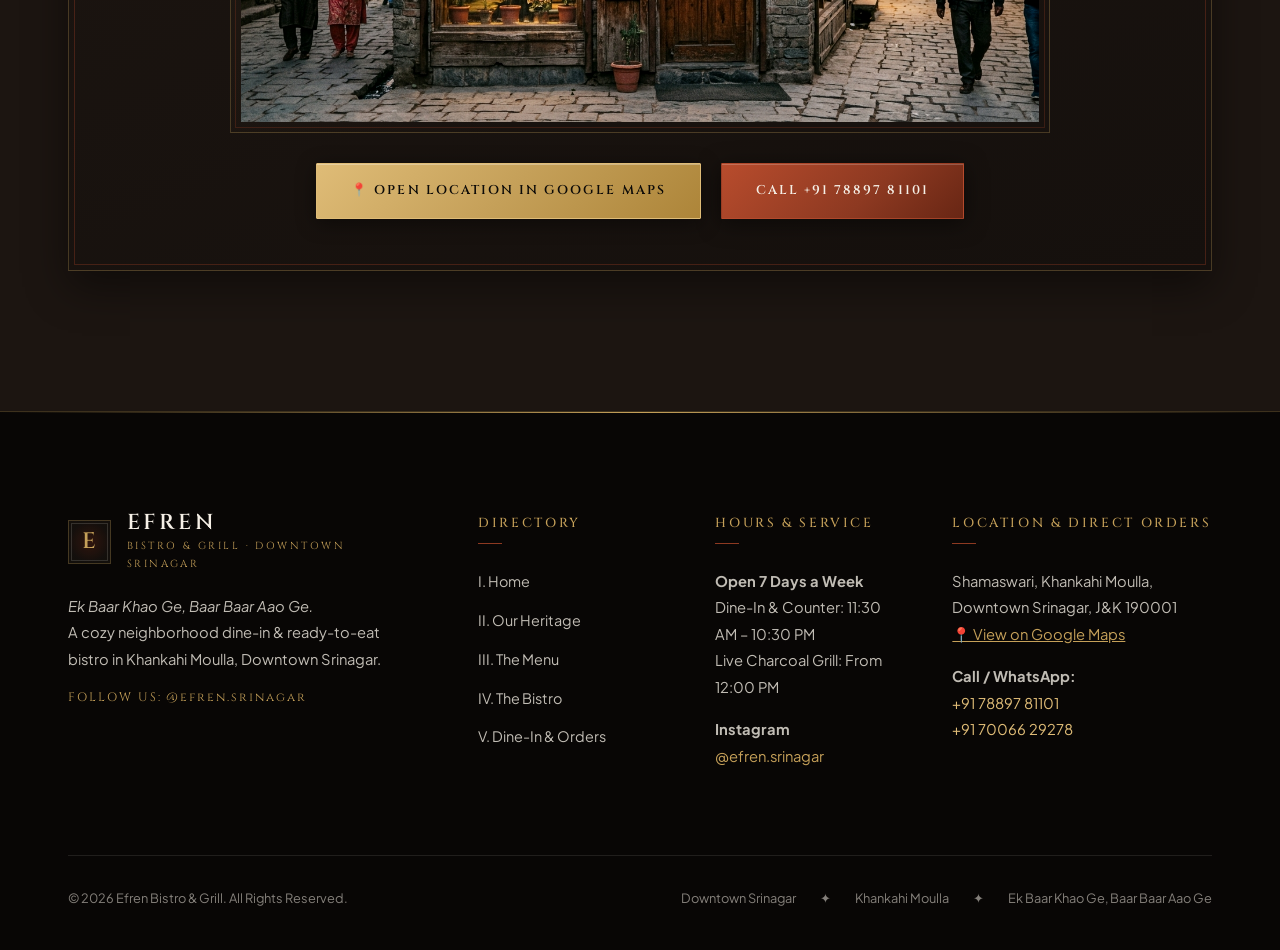
<file: story.html>
<!DOCTYPE html>
<html lang="en">
<head>
  <meta charset="UTF-8">
  <meta name="viewport" content="width=device-width, initial-scale=1.0">
  <title>Our Story — Efren Bistro &amp; Grill Downtown Srinagar · Khankahi Moulla</title>
  <meta name="description" content="The story of Efren Bistro & Grill in Khankahi Moulla, Downtown Srinagar. Sizzling live flame, artisan burgers, street roasts, and the spirit of Shahr-e-Khaas.">
  <link rel="stylesheet" href="assets/css/style.css">
</head>
<body class="bg-obsidian">

  <!-- ================= HEADER / NAVIGATION ================= -->
  <header class="site-header">
    <div class="container">
      <div class="header-inner">
        <a href="index.html" class="brand-crest" aria-label="Efren Bistro & Grill Home">
          <div class="brand-monogram">E</div>
          <div class="brand-text">
            <span class="brand-name">EFREN</span>
            <span class="brand-tag">Bistro &amp; Grill · Downtown Srinagar</span>
          </div>
        </a>

        <nav class="desktop-nav" aria-label="Main Navigation">
          <a href="index.html" class="nav-link"><span class="nav-num">I.</span> Home</a>
          <a href="story.html" class="nav-link active"><span class="nav-num">II.</span> Heritage</a>
          <a href="menu.html" class="nav-link"><span class="nav-num">III.</span> The Menu</a>
          <a href="atmosphere.html" class="nav-link"><span class="nav-num">IV.</span> The Bistro</a>
          <a href="reservations.html" class="nav-link"><span class="nav-num">V.</span> Dine-In &amp; Orders</a>
        </nav>

        <div class="header-cta-wrap">
          <a href="https://maps.app.goo.gl/sVBspjCtsgYMoenR8" target="_blank" class="btn-ghost-brass" style="padding: 10px 18px; font-size: 0.72rem;">📍 Find Us</a>
          <a href="tel:+917889781101" class="btn-brass">Call to Order ✦</a>
          <button class="mobile-toggle" aria-label="Toggle navigation menu" aria-expanded="false">
            <span></span><span></span><span></span>
          </button>
        </div>
      </div>
    </div>
  </header>

  <!-- Mobile Drawer -->
  <div class="mobile-drawer" role="dialog" aria-modal="true" aria-label="Mobile Navigation">
    <div class="drawer-top-bar">
      <div class="brand-monogram">E</div>
      <button class="drawer-close" aria-label="Close menu">✕</button>
    </div>
    <a href="index.html" class="nav-link"><span class="nav-num">I.</span> Home</a>
    <a href="story.html" class="nav-link active"><span class="nav-num">II.</span> Our Story</a>
    <a href="menu.html" class="nav-link"><span class="nav-num">III.</span> The Menu</a>
    <a href="atmosphere.html" class="nav-link"><span class="nav-num">IV.</span> The Bistro</a>
    <a href="reservations.html" class="nav-link"><span class="nav-num">V.</span> Dine-In &amp; Orders</a>
    <div style="margin-top: 36px; display: flex; flex-direction: column; gap: 12px;">
      <a href="tel:+917889781101" class="btn-brass" style="width: 100%; text-align: center;">Call: +91 78897 81101</a>
      <a href="https://maps.app.goo.gl/sVBspjCtsgYMoenR8" target="_blank" class="btn-ghost-brass" style="width: 100%; text-align: center;">📍 Open Google Maps</a>
    </div>
  </div>

  <!-- ================= BANNER ================= -->
  <section class="page-banner">
    <div class="container">
      <div class="page-banner-inner reveal-on-scroll">
        <div class="eyebrow">The Story of Shahr-e-Khaas</div>
        <h1 class="section-title">Born in the Heart of <em>Downtown Srinagar</em></h1>
        <p class="section-subtitle" style="margin: 0 auto;">
          In Khankahi Moulla, food is not a business — it's a living street culture. Efren was created to bring high-fire charcoal grilling, hearty burgers, and crispy momos to our historic neighborhood.
        </p>
        <div class="ornate-divider center">✦</div>
      </div>
    </div>
  </section>

  <!-- ================= CHAPTER I: LIVE FIRE IN THE ALLEY ================= -->
  <section class="editorial-section bg-walnut">
    <div class="container">
      <div class="editorial-grid">
        
        <div class="reveal-on-scroll">
          <div class="eyebrow">Chapter I · The Fire &amp; The Street</div>
          <h2 class="section-title">The Grill Right <em>At The Counter</em></h2>
          
          <p style="margin-bottom: 20px; font-size: 1.05rem; line-height: 1.85;">
            Downtown Srinagar (Shahr-e-Khaas) has always been the culinary soul of Kashmir. Walk through Khankahi Moulla at twilight, and you will hear skewers sizzling over glowing embers, smelling the rich roasted spice smoke that drifts past centuries-old brickwork.
          </p>

          <p style="margin-bottom: 20px; font-size: 1.05rem; line-height: 1.85;">
            We built Efren to celebrate that exact energy. We placed our live charcoal grill right at the storefront order counter. You can see your Chicken Roast turning golden brown and hear your Beef Steak sear the moment it hits the blazing cast-iron grate.
          </p>

          <blockquote style="border-left: 2px solid var(--tarnished-brass); padding-left: 20px; margin: 30px 0; font-family: var(--font-serif-editorial); font-size: 1.25rem; font-style: italic; color: var(--parchment);">
            “Ek Baar Khao Ge, Baar Baar Aao Ge. When the charcoal is hot and the spices are true, you never forget the taste.”
          </blockquote>
        </div>

        <div class="archival-frame reveal-on-scroll">
          <img src="assets/images/bistro-counter.jpg" alt="Cooks preparing skewers at live charcoal counter in Khankahi Moulla" width="800" height="600" loading="lazy">
        </div>

      </div>
    </div>
  </section>

  <!-- ================= CHAPTER II: READY-TO-EAT & COZY DINE-IN ================= -->
  <section class="editorial-section bg-obsidian">
    <div class="container">
      <div class="editorial-grid reverse">
        
        <div class="reveal-on-scroll">
          <div class="eyebrow">Chapter II · The Vibe</div>
          <h2 class="section-title">Small Scale, <em>Immense Flavor</em></h2>
          
          <p style="margin-bottom: 20px; font-size: 1.05rem; line-height: 1.85;">
            We keep things intimate on purpose. Efren is a small-scale, cozy neighborhood bistro where every plate is made to order. No industrial warming trays, no compromise on freshness.
          </p>

          <p style="margin-bottom: 24px; font-size: 1.05rem; line-height: 1.85;">
            Grab a seat with your friends at our wooden tables inside, or order your meal ready-to-eat to take home. From ₹69 crispy fries and ₹70 BBQ skewers to gourmet Beef Cheeseburgers and ₹79 craft mojitos, great food in Downtown is made for everyone.
          </p>

          <div style="display: grid; grid-template-columns: 1fr 1fr; gap: 20px; margin-top: 30px;">
            <div style="border: 1px solid var(--line-gold); padding: 18px; background: var(--bg-card);">
              <div style="font-family: var(--font-serif-royal); font-size: 0.78rem; color: var(--tarnished-brass); letter-spacing: 0.14em; text-transform: uppercase;">Dine-In Space</div>
              <div style="font-size: 0.88rem; color: var(--text-muted); margin-top: 6px;">Warm brick walls, timber tables, and casual ambiance.</div>
            </div>
            <div style="border: 1px solid var(--line-gold); padding: 18px; background: var(--bg-card);">
              <div style="font-family: var(--font-serif-royal); font-size: 0.78rem; color: var(--tarnished-brass); letter-spacing: 0.14em; text-transform: uppercase;">Ready-To-Eat</div>
              <div style="font-size: 0.88rem; color: var(--text-muted); margin-top: 6px;">Packed hot and fast for takeaway across Srinagar.</div>
            </div>
          </div>
        </div>

        <div class="archival-frame reveal-on-scroll">
          <img src="assets/images/bistro-dining.jpg" alt="Patrons enjoying casual meal inside Efren Bistro dine-in room" width="800" height="600" loading="lazy">
        </div>

      </div>
    </div>
  </section>

  <!-- ================= CHAPTER III: FINDING US IN KHANKAHI MOULLA ================= -->
  <section class="editorial-section bg-walnut-warm">
    <div class="container">
      <div class="corten-panel reveal-on-scroll">
        <div style="text-align: center; max-width: 740px; margin: 0 auto 50px;">
          <div class="eyebrow">Chapter III · The Neighborhood</div>
          <h2 class="section-title">Where to Find <em>Efren in Downtown</em></h2>
          <p style="font-size: 1.05rem; line-height: 1.8; color: var(--parchment-dim);">
            Located in Shamaswari, Khankahi Moulla, Downtown Srinagar (190001). Easily accessible by car, bike, or on foot through the historic lanes.
          </p>
          <div class="ornate-divider center">✦</div>
        </div>

        <div style="text-align: center;">
          <div class="archival-frame" style="max-width: 820px; margin: 0 auto 30px;">
            <img src="assets/images/bistro-storefront.jpg" alt="Efren Bistro storefront in Khankahi Moulla Downtown Srinagar" width="820" height="460" loading="lazy">
          </div>
          <div style="display: flex; justify-content: center; gap: 20px; flex-wrap: wrap;">
            <a href="https://maps.app.goo.gl/sVBspjCtsgYMoenR8" target="_blank" class="btn-brass">📍 Open Location in Google Maps</a>
            <a href="tel:+917889781101" class="btn-corten">Call +91 78897 81101</a>
          </div>
        </div>
      </div>
    </div>
  </section>

  <!-- ================= SITE FOOTER ================= -->
  <footer class="site-footer">
    <div class="container">
      <div class="footer-grid">
        
        <div class="footer-col">
          <div class="brand-crest" style="margin-bottom: 20px;">
            <div class="brand-monogram">E</div>
            <div class="brand-text">
              <span class="brand-name">EFREN</span>
              <span class="brand-tag">Bistro &amp; Grill · Downtown Srinagar</span>
            </div>
          </div>
          <p class="footer-info-p">
            <em>Ek Baar Khao Ge, Baar Baar Aao Ge.</em><br>
            A cozy neighborhood dine-in &amp; ready-to-eat bistro in Khankahi Moulla, Downtown Srinagar.
          </p>
          <div style="font-family: var(--font-serif-royal); font-size: 0.76rem; letter-spacing: 0.16em; color: var(--tarnished-brass);">
            FOLLOW US: @efren.srinagar
          </div>
        </div>

        <div class="footer-col">
          <h4>Directory</h4>
          <ul class="footer-links">
            <li><a href="index.html">I. Home</a></li>
            <li><a href="story.html">II. Our Heritage</a></li>
            <li><a href="menu.html">III. The Menu</a></li>
            <li><a href="atmosphere.html">IV. The Bistro</a></li>
            <li><a href="reservations.html">V. Dine-In &amp; Orders</a></li>
          </ul>
        </div>

        <div class="footer-col">
          <h4>Hours &amp; Service</h4>
          <p class="footer-info-p">
            <strong>Open 7 Days a Week</strong><br>
            Dine-In &amp; Counter: 11:30 AM – 10:30 PM<br>
            Live Charcoal Grill: From 12:00 PM<br>
          </p>
          <p class="footer-info-p">
            <strong>Instagram</strong><br>
            <a href="https://instagram.com/efren.srinagar" target="_blank" style="color: var(--tarnished-brass);">@efren.srinagar</a>
          </p>
        </div>

        <div class="footer-col">
          <h4>Location &amp; Direct Orders</h4>
          <p class="footer-info-p">
            Shamaswari, Khankahi Moulla,<br>
            Downtown Srinagar, J&amp;K 190001<br>
            <a href="https://maps.app.goo.gl/sVBspjCtsgYMoenR8" target="_blank" style="color: var(--tarnished-brass); text-decoration: underline;">📍 View on Google Maps</a>
          </p>
          <p class="footer-info-p">
            <strong>Call / WhatsApp:</strong><br>
            <a href="tel:+917889781101" style="color: var(--brass-bright);">+91 78897 81101</a><br>
            <a href="tel:+917006629278" style="color: var(--brass-bright);">+91 70066 29278</a>
          </p>
        </div>

      </div>

      <div class="footer-bottom">
        <div>© 2026 Efren Bistro &amp; Grill. All Rights Reserved.</div>
        <div style="display: flex; gap: 24px;">
          <span>Downtown Srinagar</span>
          <span>✦</span>
          <span>Khankahi Moulla</span>
          <span>✦</span>
          <span>Ek Baar Khao Ge, Baar Baar Aao Ge</span>
        </div>
      </div>
    </div>
  </footer>

  <!-- ================= MOBILE STICKY QUICK ACTION BAR ================= -->
  <aside class="mobile-action-bar" aria-label="Quick Actions">
    <a href="tel:+917889781101" class="mobile-action-btn primary">
      <span class="action-icon">📞</span>
      <span>Call Order</span>
    </a>
    <a href="menu.html" class="mobile-action-btn">
      <span class="action-icon">📋</span>
      <span>Menu</span>
    </a>
    <a href="reservations.html" class="mobile-action-btn">
      <span class="action-icon">🍽️</span>
      <span>Dine-In</span>
    </a>
    <a href="https://maps.app.goo.gl/sVBspjCtsgYMoenR8" target="_blank" class="mobile-action-btn">
      <span class="action-icon">📍</span>
      <span>Maps</span>
    </a>
  </aside>

  <script src="assets/js/main.js"></script>
</body>
</html>
</file>
<file: assets/css/style.css>
/* ==========================================================================
   EFREN BISTRO & GRILL — SRINAGAR
   "Old Money & Corten Rust" Editorial Design System
   ========================================================================== */

@import url('https://fonts.googleapis.com/css2?family=Cinzel:wght@400;500;600;700&family=Cormorant+Garamond:ital,wght@0,400;0,500;0,600;1,400;1,500&family=Fraunces:ital,opsz,wght@0,9..144,300;0,9..144,400;0,9..144,500;0,9..144,600;1,9..144,400&family=Plus+Jakarta+Sans:wght@300;400;500;600&display=swap');

:root {
  /* Aristocratic Palettes */
  --bg-obsidian: #0c0a08;
  --bg-walnut: #14100d;
  --bg-walnut-warm: #1c1511;
  --bg-panel: #231b16;
  --bg-card: #201712;
  
  /* Weathered Metals & Earth Patina */
  --corten-rust: #8d3921;
  --corten-ember: #b84c2d;
  --corten-glow: rgba(184, 76, 45, 0.35);
  --tarnished-brass: #c5a059;
  --brass-bright: #dfbc77;
  --brass-dim: #987a3c;
  --oxidized-copper: #334d4e;
  --oxidized-lake: #213536;
  
  /* Parchment & Linen (Old Paper) */
  --parchment: #f5efe6;
  --parchment-dim: #e4d8c7;
  --bone: #faf7f2;
  --linen-dark: #3a2e26;
  
  /* Text & Legibility */
  --text-primary: #f5efe6;
  --text-secondary: rgba(245, 239, 230, 0.78);
  --text-muted: rgba(245, 239, 230, 0.52);
  --text-faint: rgba(245, 239, 230, 0.3);
  --text-dark: #1e1712;
  --text-dark-muted: #5e4f45;

  /* Borders & Hairlines */
  --line-gold: rgba(197, 160, 89, 0.28);
  --line-gold-bright: rgba(197, 160, 89, 0.55);
  --line-rust: rgba(141, 57, 33, 0.4);
  --line-faint: rgba(245, 239, 230, 0.1);
  --line-subtle: rgba(245, 239, 230, 0.06);

  /* Typography Stacks */
  --font-serif-royal: 'Cinzel', serif;
  --font-serif-display: 'Fraunces', serif;
  --font-serif-editorial: 'Cormorant Garamond', serif;
  --font-sans: 'Plus Jakarta Sans', -apple-system, BlinkMacSystemFont, sans-serif;

  /* Container */
  --max-w: 1240px;
  --header-h: 92px;
}

/* Base Reset & Smoothness */
*, *::before, *::after {
  margin: 0;
  padding: 0;
  box-sizing: border-box;
}

html {
  scroll-behavior: smooth;
  font-size: 16px;
  background-color: var(--bg-obsidian);
  color: var(--text-primary);
  text-rendering: optimizeLegibility;
  -webkit-font-smoothing: antialiased;
}

body {
  font-family: var(--font-sans);
  font-weight: 400;
  line-height: 1.68;
  background-color: var(--bg-obsidian);
  color: var(--text-primary);
  overflow-x: hidden;
  position: relative;
}

/* Subtle Vintage Tactile Grain Overlay */
body::before {
  content: '';
  position: fixed;
  inset: 0;
  width: 100vw;
  height: 100vh;
  pointer-events: none;
  z-index: 9999;
  opacity: 0.035;
  background-image: url("data:image/svg+xml,%3Csvg viewBox='0 0 200 200' xmlns='http://www.w3.org/2000/svg'%3E%3Cfilter id='noiseFilter'%3E%3CfeTurbulence type='fractalNoise' baseFrequency='0.85' numOctaves='3' stitchTiles='stitch'/%3E%3C/filter%3E%3Crect width='100%25' height='100%25' filter='url(%23noiseFilter)'/%3E%3C/svg%3E");
}

/* Typography Hierarchy */
h1, h2, h3, h4, .serif-royal {
  font-family: var(--font-serif-royal);
  font-weight: 500;
  letter-spacing: 0.04em;
  color: var(--text-primary);
}

.serif-display {
  font-family: var(--font-serif-display);
}

.serif-editorial {
  font-family: var(--font-serif-editorial);
  letter-spacing: 0.02em;
}

p {
  color: var(--text-secondary);
}

a {
  color: inherit;
  text-decoration: none;
  transition: color 0.28s ease, border-color 0.28s ease;
}

img {
  max-width: 100%;
  height: auto;
  display: block;
}

::selection {
  background: var(--corten-rust);
  color: var(--parchment);
}

/* Layout Container */
.container {
  max-width: var(--max-w);
  margin-left: auto;
  margin-right: auto;
  padding-left: clamp(20px, 5vw, 48px);
  padding-right: clamp(20px, 5vw, 48px);
}

/* ==========================================================================
   OLD MONEY ORNAMENTS & UTILITIES
   ========================================================================== */

.fluron {
  display: inline-flex;
  align-items: center;
  justify-content: center;
  color: var(--tarnished-brass);
  font-size: 0.85rem;
  letter-spacing: 0.2em;
  user-select: none;
}

.ornate-divider {
  display: flex;
  align-items: center;
  justify-content: center;
  gap: 18px;
  margin: 36px auto;
  color: var(--tarnished-brass);
  max-width: 320px;
}

.ornate-divider::before,
.ornate-divider::after {
  content: '';
  flex: 1;
  height: 1px;
  background: linear-gradient(90deg, transparent, var(--line-gold), transparent);
}

.ornate-divider.center {
  margin-left: auto;
  margin-right: auto;
}

.eyebrow {
  display: inline-flex;
  align-items: center;
  gap: 12px;
  font-family: var(--font-serif-royal);
  font-size: 0.76rem;
  font-weight: 600;
  text-transform: uppercase;
  letter-spacing: 0.22em;
  color: var(--tarnished-brass);
  margin-bottom: 18px;
}

.eyebrow::before,
.eyebrow::after {
  content: '✦';
  font-size: 0.65rem;
  color: var(--corten-rust);
}

.section-title {
  font-family: var(--font-serif-display);
  font-size: clamp(2.1rem, 4vw, 3.4rem);
  line-height: 1.15;
  color: var(--parchment);
  margin-bottom: 22px;
}

.section-title em {
  font-family: var(--font-serif-editorial);
  font-style: italic;
  font-weight: 400;
  color: var(--tarnished-brass);
}

.section-subtitle {
  font-size: 1.05rem;
  line-height: 1.75;
  color: var(--text-secondary);
  max-width: 620px;
  font-weight: 300;
}

/* Aristocratic Archival Framing */
.archival-frame {
  position: relative;
  padding: 10px;
  border: 1px solid var(--line-gold);
  background: linear-gradient(135deg, rgba(197,160,89,0.04) 0%, transparent 60%);
}

.archival-frame::before {
  content: '';
  position: absolute;
  inset: 4px;
  border: 1px solid rgba(141, 57, 33, 0.3);
  pointer-events: none;
}

.archival-frame img {
  width: 100%;
  height: 100%;
  object-fit: cover;
  filter: contrast(1.04) brightness(0.96);
  transition: transform 0.6s cubic-bezier(0.16, 1, 0.3, 1), filter 0.6s ease;
}

.archival-frame:hover img {
  transform: scale(1.02);
  filter: contrast(1.06) brightness(1);
}

/* Corner Accents */
.corner-accent {
  position: relative;
}

.corner-accent::after {
  content: '✦';
  position: absolute;
  top: -8px;
  right: -8px;
  color: var(--tarnished-brass);
  font-size: 0.75rem;
}

/* Buttons & Luxury Links */
.btn-brass {
  display: inline-flex;
  align-items: center;
  justify-content: center;
  gap: 12px;
  padding: 16px 34px;
  font-family: var(--font-serif-royal);
  font-size: 0.8rem;
  font-weight: 600;
  letter-spacing: 0.16em;
  text-transform: uppercase;
  color: var(--bg-obsidian);
  background: linear-gradient(135deg, var(--brass-bright) 0%, var(--tarnished-brass) 50%, #ad8539 100%);
  border: 1px solid var(--brass-bright);
  border-radius: 1px;
  box-shadow: 0 4px 20px rgba(0, 0, 0, 0.45), inset 0 1px 0 rgba(255, 255, 255, 0.3);
  cursor: pointer;
  transition: all 0.35s ease;
  position: relative;
  overflow: hidden;
}

.btn-brass:hover {
  background: linear-gradient(135deg, #fff 0%, var(--brass-bright) 60%, var(--tarnished-brass) 100%);
  transform: translateY(-2px);
  box-shadow: 0 8px 28px rgba(197, 160, 89, 0.35);
  color: #0c0907;
}

.btn-corten {
  display: inline-flex;
  align-items: center;
  justify-content: center;
  gap: 12px;
  padding: 16px 34px;
  font-family: var(--font-serif-royal);
  font-size: 0.8rem;
  font-weight: 600;
  letter-spacing: 0.16em;
  text-transform: uppercase;
  color: var(--parchment);
  background: linear-gradient(135deg, var(--corten-ember) 0%, var(--corten-rust) 60%, #682614 100%);
  border: 1px solid rgba(184, 76, 45, 0.6);
  border-radius: 1px;
  box-shadow: 0 4px 22px rgba(0, 0, 0, 0.5), inset 0 1px 0 rgba(255, 255, 255, 0.2);
  cursor: pointer;
  transition: all 0.35s ease;
}

.btn-corten:hover {
  background: linear-gradient(135deg, #c75635 0%, var(--corten-ember) 60%, var(--corten-rust) 100%);
  transform: translateY(-2px);
  box-shadow: 0 8px 30px var(--corten-glow);
}

.btn-ghost-brass {
  display: inline-flex;
  align-items: center;
  gap: 12px;
  padding: 14px 28px;
  font-family: var(--font-serif-royal);
  font-size: 0.78rem;
  font-weight: 500;
  letter-spacing: 0.16em;
  text-transform: uppercase;
  color: var(--parchment);
  background: transparent;
  border: 1px solid var(--line-gold);
  border-radius: 1px;
  transition: all 0.35s ease;
}

.btn-ghost-brass:hover {
  border-color: var(--brass-bright);
  color: var(--brass-bright);
  background: rgba(197, 160, 89, 0.08);
  transform: translateY(-2px);
}

.link-subtle {
  font-family: var(--font-serif-royal);
  font-size: 0.8rem;
  letter-spacing: 0.14em;
  text-transform: uppercase;
  color: var(--tarnished-brass);
  display: inline-flex;
  align-items: center;
  gap: 8px;
  position: relative;
  padding-bottom: 4px;
}

.link-subtle::after {
  content: '';
  position: absolute;
  bottom: 0;
  left: 0;
  width: 100%;
  height: 1px;
  background: var(--tarnished-brass);
  transition: width 0.3s ease;
}

.link-subtle:hover {
  color: var(--brass-bright);
}

/* ==========================================================================
   NAVIGATION BAR
   ========================================================================== */

header.site-header {
  position: fixed;
  top: 0;
  left: 0;
  right: 0;
  z-index: 1000;
  transition: background 0.4s ease, padding 0.4s ease, border-color 0.4s ease;
  border-bottom: 1px solid rgba(197, 160, 89, 0.15);
  background: rgba(12, 10, 8, 0.88);
  backdrop-filter: blur(14px);
  -webkit-backdrop-filter: blur(14px);
}

header.site-header.scrolled {
  background: rgba(10, 8, 7, 0.96);
  border-bottom-color: rgba(197, 160, 89, 0.28);
  box-shadow: 0 10px 30px rgba(0, 0, 0, 0.6);
}

.header-inner {
  display: flex;
  align-items: center;
  justify-content: space-between;
  height: var(--header-h);
  transition: height 0.35s ease;
}

header.site-header.scrolled .header-inner {
  height: 76px;
}

/* Brand Monogram & Crest */
.brand-crest {
  display: flex;
  align-items: center;
  gap: 16px;
  color: var(--parchment);
}

.brand-monogram {
  width: 44px;
  height: 44px;
  border: 1px solid var(--line-gold);
  display: flex;
  align-items: center;
  justify-content: center;
  font-family: var(--font-serif-royal);
  font-size: 1.4rem;
  font-weight: 600;
  color: var(--tarnished-brass);
  background: radial-gradient(circle, rgba(141,57,33,0.3) 0%, rgba(20,16,13,0.9) 70%);
  position: relative;
}

.brand-monogram::before {
  content: '';
  position: absolute;
  inset: 2px;
  border: 1px solid rgba(245, 239, 230, 0.15);
}

.brand-text {
  display: flex;
  flex-direction: column;
}

.brand-name {
  font-family: var(--font-serif-royal);
  font-size: 1.35rem;
  letter-spacing: 0.16em;
  font-weight: 600;
  color: var(--parchment);
  line-height: 1;
}

.brand-tag {
  font-family: var(--font-serif-royal);
  font-size: 0.64rem;
  letter-spacing: 0.24em;
  text-transform: uppercase;
  color: var(--tarnished-brass);
  margin-top: 5px;
}

/* Nav Links */
nav.desktop-nav {
  display: flex;
  align-items: center;
  gap: 32px;
}

.nav-link {
  font-family: var(--font-serif-royal);
  font-size: 0.78rem;
  letter-spacing: 0.18em;
  text-transform: uppercase;
  color: var(--text-secondary);
  position: relative;
  padding: 8px 0;
  display: inline-flex;
  align-items: baseline;
  gap: 6px;
  transition: color 0.3s ease;
}

.nav-link .nav-num {
  font-family: var(--font-serif-editorial);
  font-size: 0.7rem;
  color: var(--corten-rust);
  font-style: italic;
}

.nav-link::after {
  content: '';
  position: absolute;
  bottom: 0;
  left: 0;
  width: 0;
  height: 1px;
  background: var(--tarnished-brass);
  transition: width 0.35s cubic-bezier(0.16, 1, 0.3, 1);
}

.nav-link:hover {
  color: var(--parchment);
}

.nav-link:hover::after,
.nav-link.active::after {
  width: 100%;
}

.nav-link.active {
  color: var(--tarnished-brass);
}

.header-cta-wrap {
  display: flex;
  align-items: center;
  gap: 16px;
}

/* Mobile Nav Toggle */
.mobile-toggle {
  display: none;
  background: none;
  border: 1px solid var(--line-gold);
  width: 44px;
  height: 44px;
  color: var(--parchment);
  cursor: pointer;
  padding: 10px;
  flex-direction: column;
  justify-content: space-around;
}

.mobile-toggle span {
  display: block;
  width: 100%;
  height: 1px;
  background: var(--tarnished-brass);
  transition: all 0.3s ease;
}

/* Mobile Drawer Overlay */
.mobile-drawer {
  position: fixed;
  inset: 0;
  background: rgba(12, 10, 8, 0.97);
  backdrop-filter: blur(20px);
  z-index: 999;
  display: flex;
  flex-direction: column;
  justify-content: center;
  padding: 40px clamp(24px, 8vw, 64px);
  transform: translateY(-100%);
  transition: transform 0.45s cubic-bezier(0.16, 1, 0.3, 1);
}

.mobile-drawer.open {
  transform: translateY(0);
}

.mobile-drawer .nav-link {
  font-size: 1.2rem;
  margin: 14px 0;
}

/* ==========================================================================
   HERO SECTIONS (PAGE SPECIFIC & HOMEPAGE)
   ========================================================================== */

.hero-editorial {
  position: relative;
  min-height: 92vh;
  display: flex;
  align-items: center;
  padding-top: calc(var(--header-h) + 40px);
  padding-bottom: 80px;
  background-color: var(--bg-obsidian);
  overflow: hidden;
}

.hero-editorial::before {
  content: '';
  position: absolute;
  inset: 0;
  background: 
    radial-gradient(ellipse 90% 80% at 75% 35%, rgba(184, 76, 45, 0.18), transparent 70%),
    radial-gradient(ellipse 60% 60% at 20% 80%, rgba(197, 160, 89, 0.1), transparent 60%),
    linear-gradient(180deg, rgba(12,10,8,0.3) 0%, rgba(12,10,8,0.85) 75%, var(--bg-obsidian) 100%);
  z-index: 2;
  pointer-events: none;
}

.hero-bg-media {
  position: absolute;
  inset: 0;
  z-index: 1;
}

.hero-bg-media img {
  width: 100%;
  height: 100%;
  object-fit: cover;
  object-position: center;
  filter: brightness(0.62) contrast(1.1) saturate(1.1);
  transform: scale(1.04);
  transition: transform 10s ease-out;
}

.hero-editorial:hover .hero-bg-media img {
  transform: scale(1.0);
}

.hero-content {
  position: relative;
  z-index: 5;
  max-width: 780px;
}

.hero-crest-badge {
  display: inline-flex;
  align-items: center;
  gap: 12px;
  padding: 8px 18px;
  background: rgba(20, 16, 13, 0.7);
  border: 1px solid var(--line-gold);
  margin-bottom: 28px;
  font-family: var(--font-serif-royal);
  font-size: 0.75rem;
  letter-spacing: 0.2em;
  text-transform: uppercase;
  color: var(--tarnished-brass);
}

.hero-heading {
  font-family: var(--font-serif-display);
  font-size: clamp(2.8rem, 6.2vw, 5.2rem);
  line-height: 1.04;
  color: var(--parchment);
  margin-bottom: 24px;
}

.hero-heading em {
  font-family: var(--font-serif-editorial);
  font-style: italic;
  font-weight: 400;
  color: var(--tarnished-brass);
}

.hero-lede {
  font-size: clamp(1.05rem, 1.8vw, 1.25rem);
  line-height: 1.75;
  color: var(--parchment-dim);
  max-width: 580px;
  margin-bottom: 38px;
  font-weight: 300;
}

.hero-actions {
  display: flex;
  align-items: center;
  gap: 22px;
  flex-wrap: wrap;
}

/* Page Banner Hero (Internal Pages) */
.page-banner {
  position: relative;
  padding-top: calc(var(--header-h) + 60px);
  padding-bottom: 70px;
  background-color: var(--bg-walnut);
  border-bottom: 1px solid var(--line-gold);
  overflow: hidden;
}

.page-banner::before {
  content: '';
  position: absolute;
  inset: 0;
  background: radial-gradient(ellipse 80% 60% at 50% 20%, rgba(141,57,33,0.22), transparent 75%);
  pointer-events: none;
}

.page-banner-inner {
  position: relative;
  z-index: 3;
  text-align: center;
  max-width: 820px;
  margin: 0 auto;
}

/* ==========================================================================
   SECTIONS & GRIDS
   ========================================================================== */

section.editorial-section {
  padding: clamp(80px, 12vw, 140px) 0;
  position: relative;
}

.bg-obsidian { background-color: var(--bg-obsidian); }
.bg-walnut { background-color: var(--bg-walnut); }
.bg-walnut-warm { background-color: var(--bg-walnut-warm); }

/* Double Hairline Border Panels */
.corten-panel {
  background: linear-gradient(160deg, #1f1712 0%, #15100d 100%);
  border: 1px solid var(--line-gold);
  padding: clamp(28px, 4vw, 54px);
  position: relative;
  box-shadow: 0 16px 40px rgba(0, 0, 0, 0.45);
}

.corten-panel::before {
  content: '';
  position: absolute;
  inset: 5px;
  border: 1px solid var(--line-rust);
  pointer-events: none;
}

/* 2-Column Editorial Grid */
.editorial-grid {
  display: grid;
  grid-template-columns: 1fr 1fr;
  gap: clamp(40px, 6vw, 90px);
  align-items: center;
}

.editorial-grid.reverse {
  direction: rtl;
}

.editorial-grid.reverse > * {
  direction: ltr;
}

/* 3-Column Luxury Cards */
.cards-grid-3 {
  display: grid;
  grid-template-columns: repeat(3, 1fr);
  gap: clamp(24px, 3vw, 36px);
}

.dish-card {
  background: var(--bg-card);
  border: 1px solid var(--line-gold);
  display: flex;
  flex-direction: column;
  transition: transform 0.4s cubic-bezier(0.16, 1, 0.3, 1), border-color 0.4s ease, box-shadow 0.4s ease;
  position: relative;
  overflow: hidden;
}

.dish-card:hover {
  transform: translateY(-6px);
  border-color: var(--brass-bright);
  box-shadow: 0 18px 45px rgba(0, 0, 0, 0.6), 0 0 20px rgba(197, 160, 89, 0.15);
}

.dish-media {
  position: relative;
  aspect-ratio: 4/3;
  overflow: hidden;
  border-bottom: 1px solid var(--line-gold);
}

.dish-media img {
  width: 100%;
  height: 100%;
  object-fit: cover;
  transition: transform 0.6s ease;
}

.dish-card:hover .dish-media img {
  transform: scale(1.05);
}

.dish-badge {
  position: absolute;
  top: 14px;
  left: 14px;
  background: rgba(12, 10, 8, 0.85);
  border: 1px solid var(--tarnished-brass);
  color: var(--brass-bright);
  font-family: var(--font-serif-royal);
  font-size: 0.68rem;
  letter-spacing: 0.14em;
  padding: 4px 10px;
  text-transform: uppercase;
}

.dish-body {
  padding: 28px 24px;
  display: flex;
  flex-direction: column;
  flex: 1;
}

.dish-header {
  display: flex;
  justify-content: space-between;
  align-items: baseline;
  margin-bottom: 12px;
}

.dish-name {
  font-family: var(--font-serif-display);
  font-size: 1.3rem;
  color: var(--parchment);
}

.dish-price {
  font-family: var(--font-serif-royal);
  font-size: 1.05rem;
  color: var(--tarnished-brass);
  font-weight: 600;
}

.dish-desc {
  font-size: 0.92rem;
  line-height: 1.65;
  color: var(--text-secondary);
  margin-bottom: 18px;
}

.dish-pairing {
  margin-top: auto;
  padding-top: 14px;
  border-top: 1px dashed var(--line-gold);
  font-family: var(--font-serif-editorial);
  font-size: 0.95rem;
  font-style: italic;
  color: var(--tarnished-brass);
}

/* Quotes & Accolades */
.quote-block {
  text-align: center;
  max-width: 860px;
  margin: 0 auto;
  padding: 60px 40px;
  position: relative;
}

.quote-block::before {
  content: '“';
  font-family: var(--font-serif-editorial);
  font-size: 6rem;
  color: var(--corten-rust);
  opacity: 0.35;
  position: absolute;
  top: 0;
  left: 50%;
  transform: translateX(-50%);
  line-height: 1;
}

.quote-text {
  font-family: var(--font-serif-editorial);
  font-size: clamp(1.4rem, 2.4vw, 2.1rem);
  font-style: italic;
  line-height: 1.5;
  color: var(--parchment);
  margin-bottom: 24px;
}

.quote-source {
  font-family: var(--font-serif-royal);
  font-size: 0.8rem;
  letter-spacing: 0.2em;
  text-transform: uppercase;
  color: var(--tarnished-brass);
}

/* ==========================================================================
   MENU PAGE SPECIFIC STYLES
   ========================================================================== */

.menu-nav-tabs {
  display: flex;
  justify-content: center;
  gap: 16px;
  margin-bottom: 56px;
  flex-wrap: wrap;
}

.menu-tab-btn {
  background: var(--bg-card);
  border: 1px solid var(--line-gold);
  color: var(--text-secondary);
  font-family: var(--font-serif-royal);
  font-size: 0.78rem;
  letter-spacing: 0.16em;
  text-transform: uppercase;
  padding: 12px 24px;
  cursor: pointer;
  transition: all 0.3s ease;
}

.menu-tab-btn:hover,
.menu-tab-btn.active {
  background: var(--corten-rust);
  color: var(--parchment);
  border-color: var(--corten-ember);
}

.menu-category-section {
  margin-bottom: 80px;
}

.category-header {
  border-bottom: 1px solid var(--line-gold);
  padding-bottom: 18px;
  margin-bottom: 36px;
  display: flex;
  justify-content: space-between;
  align-items: flex-end;
  flex-wrap: wrap;
  gap: 16px;
}

.category-title {
  font-family: var(--font-serif-royal);
  font-size: 1.65rem;
  letter-spacing: 0.1em;
  color: var(--parchment);
}

.category-note {
  font-family: var(--font-serif-editorial);
  font-style: italic;
  color: var(--tarnished-brass);
  font-size: 1.05rem;
}

.menu-items-list {
  display: grid;
  grid-template-columns: 1fr 1fr;
  gap: 36px 60px;
}

.menu-item-row {
  display: flex;
  flex-direction: column;
}

.item-head {
  display: flex;
  justify-content: space-between;
  align-items: baseline;
  gap: 16px;
  position: relative;
}

.item-name {
  font-family: var(--font-serif-display);
  font-size: 1.18rem;
  color: var(--parchment);
  white-space: nowrap;
}

.item-leader {
  flex: 1;
  border-bottom: 1px dotted var(--line-gold);
  margin-bottom: 6px;
}

.item-price {
  font-family: var(--font-serif-royal);
  font-size: 1.05rem;
  color: var(--tarnished-brass);
  font-weight: 600;
  white-space: nowrap;
}

.item-desc {
  font-size: 0.9rem;
  color: var(--text-muted);
  line-height: 1.6;
  margin-top: 6px;
}

.item-tags {
  display: flex;
  gap: 8px;
  margin-top: 8px;
}

.tag-pill {
  font-size: 0.65rem;
  font-family: var(--font-serif-royal);
  letter-spacing: 0.1em;
  text-transform: uppercase;
  padding: 2px 8px;
  background: rgba(141, 57, 33, 0.25);
  border: 1px solid rgba(141, 57, 33, 0.4);
  color: var(--parchment-dim);
}

/* ==========================================================================
   RESERVATIONS & BOOKING EXPERIENCE
   ========================================================================== */

.booking-panel {
  background: var(--bg-panel);
  border: 1px solid var(--line-gold);
  padding: clamp(32px, 5vw, 64px);
  position: relative;
  box-shadow: 0 20px 60px rgba(0, 0, 0, 0.6);
}

.booking-panel::before {
  content: '';
  position: absolute;
  inset: 6px;
  border: 1px solid var(--line-rust);
  pointer-events: none;
}

.booking-form-grid {
  display: grid;
  grid-template-columns: repeat(2, 1fr);
  gap: 28px;
}

.form-group {
  display: flex;
  flex-direction: column;
  gap: 10px;
}

.form-group.full {
  grid-column: 1 / -1;
}

label.form-label {
  font-family: var(--font-serif-royal);
  font-size: 0.76rem;
  letter-spacing: 0.16em;
  text-transform: uppercase;
  color: var(--tarnished-brass);
}

input.form-control,
select.form-control,
textarea.form-control {
  background: rgba(12, 10, 8, 0.7);
  border: 1px solid var(--line-gold);
  padding: 14px 18px;
  font-family: var(--font-sans);
  font-size: 0.95rem;
  color: var(--parchment);
  border-radius: 1px;
  transition: all 0.3s ease;
  width: 100%;
}

input.form-control:focus,
select.form-control:focus,
textarea.form-control:focus {
  outline: none;
  border-color: var(--brass-bright);
  background: rgba(20, 16, 13, 0.95);
  box-shadow: 0 0 15px rgba(197, 160, 89, 0.2);
}

select.form-control option {
  background: var(--bg-walnut);
  color: var(--parchment);
}

.radio-tiles {
  display: grid;
  grid-template-columns: repeat(3, 1fr);
  gap: 14px;
}

.radio-tile {
  border: 1px solid var(--line-gold);
  background: rgba(12, 10, 8, 0.6);
  padding: 16px 12px;
  text-align: center;
  cursor: pointer;
  transition: all 0.3s ease;
}

.radio-tile:hover {
  border-color: var(--tarnished-brass);
}

.radio-tile.selected {
  background: var(--corten-rust);
  border-color: var(--corten-ember);
  color: var(--parchment);
}

.tile-title {
  font-family: var(--font-serif-royal);
  font-size: 0.8rem;
  letter-spacing: 0.12em;
  text-transform: uppercase;
  margin-bottom: 4px;
}

.tile-sub {
  font-size: 0.72rem;
  color: var(--text-muted);
}

.radio-tile.selected .tile-sub {
  color: rgba(255, 255, 255, 0.8);
}

/* Modal Confirmation */
.modal-overlay {
  position: fixed;
  inset: 0;
  background: rgba(0, 0, 0, 0.85);
  backdrop-filter: blur(12px);
  z-index: 2000;
  display: flex;
  align-items: center;
  justify-content: center;
  padding: 24px;
  opacity: 0;
  visibility: hidden;
  transition: all 0.4s ease;
}

.modal-overlay.open {
  opacity: 1;
  visibility: visible;
}

.modal-box {
  background: var(--bg-panel);
  border: 1px solid var(--line-gold);
  max-width: 540px;
  width: 100%;
  padding: 48px clamp(24px, 5vw, 44px);
  position: relative;
  text-align: center;
  box-shadow: 0 25px 70px rgba(0, 0, 0, 0.8);
  transform: translateY(20px);
  transition: transform 0.4s cubic-bezier(0.16, 1, 0.3, 1);
}

.modal-overlay.open .modal-box {
  transform: translateY(0);
}

.modal-seal {
  width: 64px;
  height: 64px;
  border: 1px solid var(--tarnished-brass);
  border-radius: 50%;
  display: flex;
  align-items: center;
  justify-content: center;
  margin: 0 auto 24px;
  font-size: 1.8rem;
  color: var(--tarnished-brass);
  background: radial-gradient(circle, rgba(141,57,33,0.4) 0%, rgba(20,16,13,0.9) 75%);
}

/* ==========================================================================
   FOOTER (HERITAGE SALON)
   ========================================================================== */

footer.site-footer {
  background-color: #080605;
  border-top: 1px solid var(--line-gold);
  padding: 100px 0 40px;
  position: relative;
}

footer.site-footer::before {
  content: '';
  position: absolute;
  top: 0;
  left: 0;
  right: 0;
  height: 1px;
  background: linear-gradient(90deg, transparent, var(--tarnished-brass), transparent);
}

.footer-grid {
  display: grid;
  grid-template-columns: 2fr 1fr 1fr 1.5fr;
  gap: clamp(32px, 5vw, 64px);
  margin-bottom: 70px;
}

.footer-col h4 {
  font-family: var(--font-serif-royal);
  font-size: 0.82rem;
  letter-spacing: 0.2em;
  text-transform: uppercase;
  color: var(--tarnished-brass);
  margin-bottom: 24px;
  position: relative;
  padding-bottom: 10px;
}

.footer-col h4::after {
  content: '';
  position: absolute;
  bottom: 0;
  left: 0;
  width: 24px;
  height: 1px;
  background: var(--corten-rust);
}

.footer-links {
  list-style: none;
  display: flex;
  flex-direction: column;
  gap: 12px;
}

.footer-links a {
  color: var(--text-secondary);
  font-size: 0.9rem;
  transition: color 0.25s ease, padding-left 0.25s ease;
}

.footer-links a:hover {
  color: var(--brass-bright);
  padding-left: 6px;
}

.footer-info-p {
  font-size: 0.92rem;
  line-height: 1.8;
  color: var(--text-secondary);
  margin-bottom: 16px;
}

.footer-bottom {
  border-top: 1px solid var(--line-faint);
  padding-top: 32px;
  display: flex;
  justify-content: space-between;
  align-items: center;
  flex-wrap: wrap;
  gap: 18px;
  font-size: 0.8rem;
  color: var(--text-muted);
}

/* ==========================================================================
   ANIMATIONS & REVEAL SYSTEM
   ========================================================================== */

.reveal-on-scroll {
  opacity: 0;
  transform: translateY(28px);
  transition: opacity 0.9s cubic-bezier(0.16, 1, 0.3, 1), transform 0.9s cubic-bezier(0.16, 1, 0.3, 1);
}

.reveal-on-scroll.is-visible {
  opacity: 1;
  transform: translateY(0);
}

/* ==========================================================================
   RESPONSIVENESS
   ========================================================================== */

/* ==========================================================================
   RESPONSIVENESS & MOBILE VIEW OPTIMIZATION
   ========================================================================== */

/* Quick Bites Grid */
.quick-bites-grid {
  margin-top: 48px;
  display: grid;
  grid-template-columns: repeat(3, 1fr);
  gap: 24px;
}

/* Mobile Bottom Quick-Action Bar */
.mobile-action-bar {
  display: none;
}

/* Tablet Breakpoint (<= 1024px) */
@media (max-width: 1024px) {
  .editorial-grid {
    grid-template-columns: 1fr;
    gap: 44px;
  }
  .editorial-grid.reverse {
    direction: ltr;
  }
  .cards-grid-3 {
    grid-template-columns: 1fr 1fr;
  }
  .footer-grid {
    grid-template-columns: 1fr 1fr;
    gap: 36px;
  }
  .menu-items-list {
    grid-template-columns: 1fr;
  }
}

/* Mobile Breakpoint (<= 768px) */
@media (max-width: 768px) {
  :root {
    --header-h: 70px;
    --max-w: 100%;
  }

  body {
    padding-bottom: 70px; /* Offset for mobile action bar */
    -webkit-tap-highlight-color: transparent;
  }

  body.drawer-open {
    overflow: hidden;
  }

  .container {
    padding-left: clamp(16px, 4vw, 24px);
    padding-right: clamp(16px, 4vw, 24px);
  }

  /* Header adjustments */
  header.site-header .header-inner {
    height: var(--header-h);
  }

  header.site-header.scrolled .header-inner {
    height: 64px;
  }

  .brand-monogram {
    width: 38px;
    height: 38px;
    font-size: 1.2rem;
  }

  .brand-name {
    font-size: 1.15rem;
  }

  .brand-tag {
    font-size: 0.58rem;
    letter-spacing: 0.16em;
  }

  nav.desktop-nav {
    display: none;
  }

  .header-cta-wrap .btn-brass,
  .header-cta-wrap .btn-ghost-brass {
    display: none;
  }

  .mobile-toggle {
    display: flex;
    width: 42px;
    height: 42px;
    padding: 8px;
  }

  /* Mobile Drawer */
  .mobile-drawer {
    justify-content: flex-start;
    padding: 24px 20px 60px;
    overflow-y: auto;
    -webkit-overflow-scrolling: touch;
    z-index: 2001;
  }

  .drawer-top-bar {
    display: flex;
    justify-content: space-between;
    align-items: center;
    width: 100%;
    margin-bottom: 24px;
    padding-bottom: 16px;
    border-bottom: 1px solid var(--line-gold);
  }

  .mobile-drawer .nav-link {
    font-size: 1.1rem;
    padding: 14px 0;
    margin: 0;
    border-bottom: 1px solid rgba(245, 239, 230, 0.08);
    display: flex;
  }

  /* Hero adjustments */
  .hero-editorial {
    min-height: auto;
    padding-top: calc(var(--header-h) + 24px);
    padding-bottom: 48px;
  }

  .hero-crest-badge {
    font-size: 0.66rem;
    padding: 6px 12px;
    gap: 6px;
    flex-wrap: wrap;
    line-height: 1.4;
    text-align: center;
    justify-content: center;
    margin-bottom: 20px;
    max-width: 100%;
  }

  .hero-heading {
    font-size: clamp(2rem, 8vw, 3.2rem);
    line-height: 1.1;
    margin-bottom: 18px;
  }

  .hero-lede {
    font-size: 0.98rem;
    line-height: 1.65;
    margin-bottom: 24px;
  }

  .hero-actions {
    flex-direction: column;
    align-items: stretch;
    gap: 12px;
  }

  .hero-actions .btn-brass,
  .hero-actions .btn-ghost-brass,
  .hero-actions .btn-corten {
    width: 100%;
    text-align: center;
    padding: 14px 20px;
  }

  /* Section Spacing */
  section.editorial-section {
    padding: clamp(48px, 9vw, 76px) 0;
  }

  .section-title {
    font-size: clamp(1.75rem, 6.2vw, 2.3rem);
    line-height: 1.2;
    margin-bottom: 16px;
  }

  .section-subtitle {
    font-size: 0.95rem;
    line-height: 1.65;
  }

  .corten-panel {
    padding: clamp(20px, 4vw, 32px);
  }

  .cards-grid-3 {
    grid-template-columns: 1fr;
    gap: 20px;
  }

  .quick-bites-grid {
    grid-template-columns: 1fr;
    gap: 16px;
    margin-top: 32px;
  }

  /* Menu Page Swipeable Tabs */
  .menu-nav-tabs {
    justify-content: flex-start;
    flex-wrap: nowrap;
    overflow-x: auto;
    -webkit-overflow-scrolling: touch;
    scroll-snap-type: x mandatory;
    padding: 4px 4px 12px;
    margin-bottom: 32px;
    scrollbar-width: none;
  }

  .menu-nav-tabs::-webkit-scrollbar {
    display: none;
  }

  .menu-tab-btn {
    flex-shrink: 0;
    scroll-snap-align: start;
    font-size: 0.72rem;
    padding: 10px 16px;
    border-radius: 2px;
  }

  .category-title {
    font-size: 1.35rem;
  }

  .category-note {
    font-size: 0.9rem;
  }

  /* Form & Reservation Controls (16px avoids iOS zoom) */
  input.form-control,
  select.form-control,
  textarea.form-control {
    font-size: 16px;
    padding: 14px 16px;
  }

  .booking-panel {
    padding: clamp(20px, 4vw, 32px);
  }

  .booking-form-grid {
    grid-template-columns: 1fr;
    gap: 20px;
  }

  .radio-tiles {
    grid-template-columns: 1fr;
    gap: 10px;
  }

  .radio-tile {
    padding: 14px 12px;
    text-align: left;
    display: flex;
    flex-direction: column;
    gap: 2px;
  }

  /* Quote block */
  .quote-block {
    padding: 32px 16px;
  }

  .quote-text {
    font-size: 1.45rem;
    line-height: 1.4;
  }

  /* Footer */
  .footer-grid {
    grid-template-columns: 1fr;
    gap: 36px;
  }

  footer.site-footer {
    padding: 60px 0 30px;
  }

  .footer-bottom {
    flex-direction: column;
    align-items: flex-start;
    gap: 10px;
  }

  /* Mobile Bottom Quick Action Bar */
  .mobile-action-bar {
    display: flex;
    position: fixed;
    bottom: 0;
    left: 0;
    right: 0;
    height: 62px;
    background: rgba(12, 10, 8, 0.96);
    backdrop-filter: blur(16px);
    -webkit-backdrop-filter: blur(16px);
    border-top: 1px solid var(--line-gold);
    z-index: 998;
    align-items: center;
    justify-content: space-around;
    padding: 0 8px;
    padding-bottom: env(safe-area-inset-bottom, 0px);
    box-shadow: 0 -8px 24px rgba(0, 0, 0, 0.6);
  }

  .mobile-action-btn {
    display: flex;
    flex-direction: column;
    align-items: center;
    justify-content: center;
    gap: 2px;
    color: var(--parchment-dim);
    font-family: var(--font-serif-royal);
    font-size: 0.62rem;
    letter-spacing: 0.08em;
    text-transform: uppercase;
    flex: 1;
    height: 100%;
    padding: 6px 2px;
    transition: color 0.2s ease;
  }

  .mobile-action-btn.active,
  .mobile-action-btn:hover {
    color: var(--brass-bright);
  }

  .mobile-action-btn .action-icon {
    font-size: 1.15rem;
    line-height: 1;
  }
}

/* Small Smartphone Breakpoint (<= 480px) */
@media (max-width: 480px) {
  .hero-heading {
    font-size: 1.95rem;
  }

  .item-head {
    flex-wrap: wrap;
    align-items: flex-start;
    gap: 4px;
  }

  .item-name {
    white-space: normal;
    font-size: 1.05rem;
    line-height: 1.35;
    flex: 1 1 100%;
  }

  .item-leader {
    display: none;
  }

  .item-price {
    font-size: 1.02rem;
    color: var(--brass-bright);
  }

  .dish-name {
    font-size: 1.18rem;
  }
}
</file>
